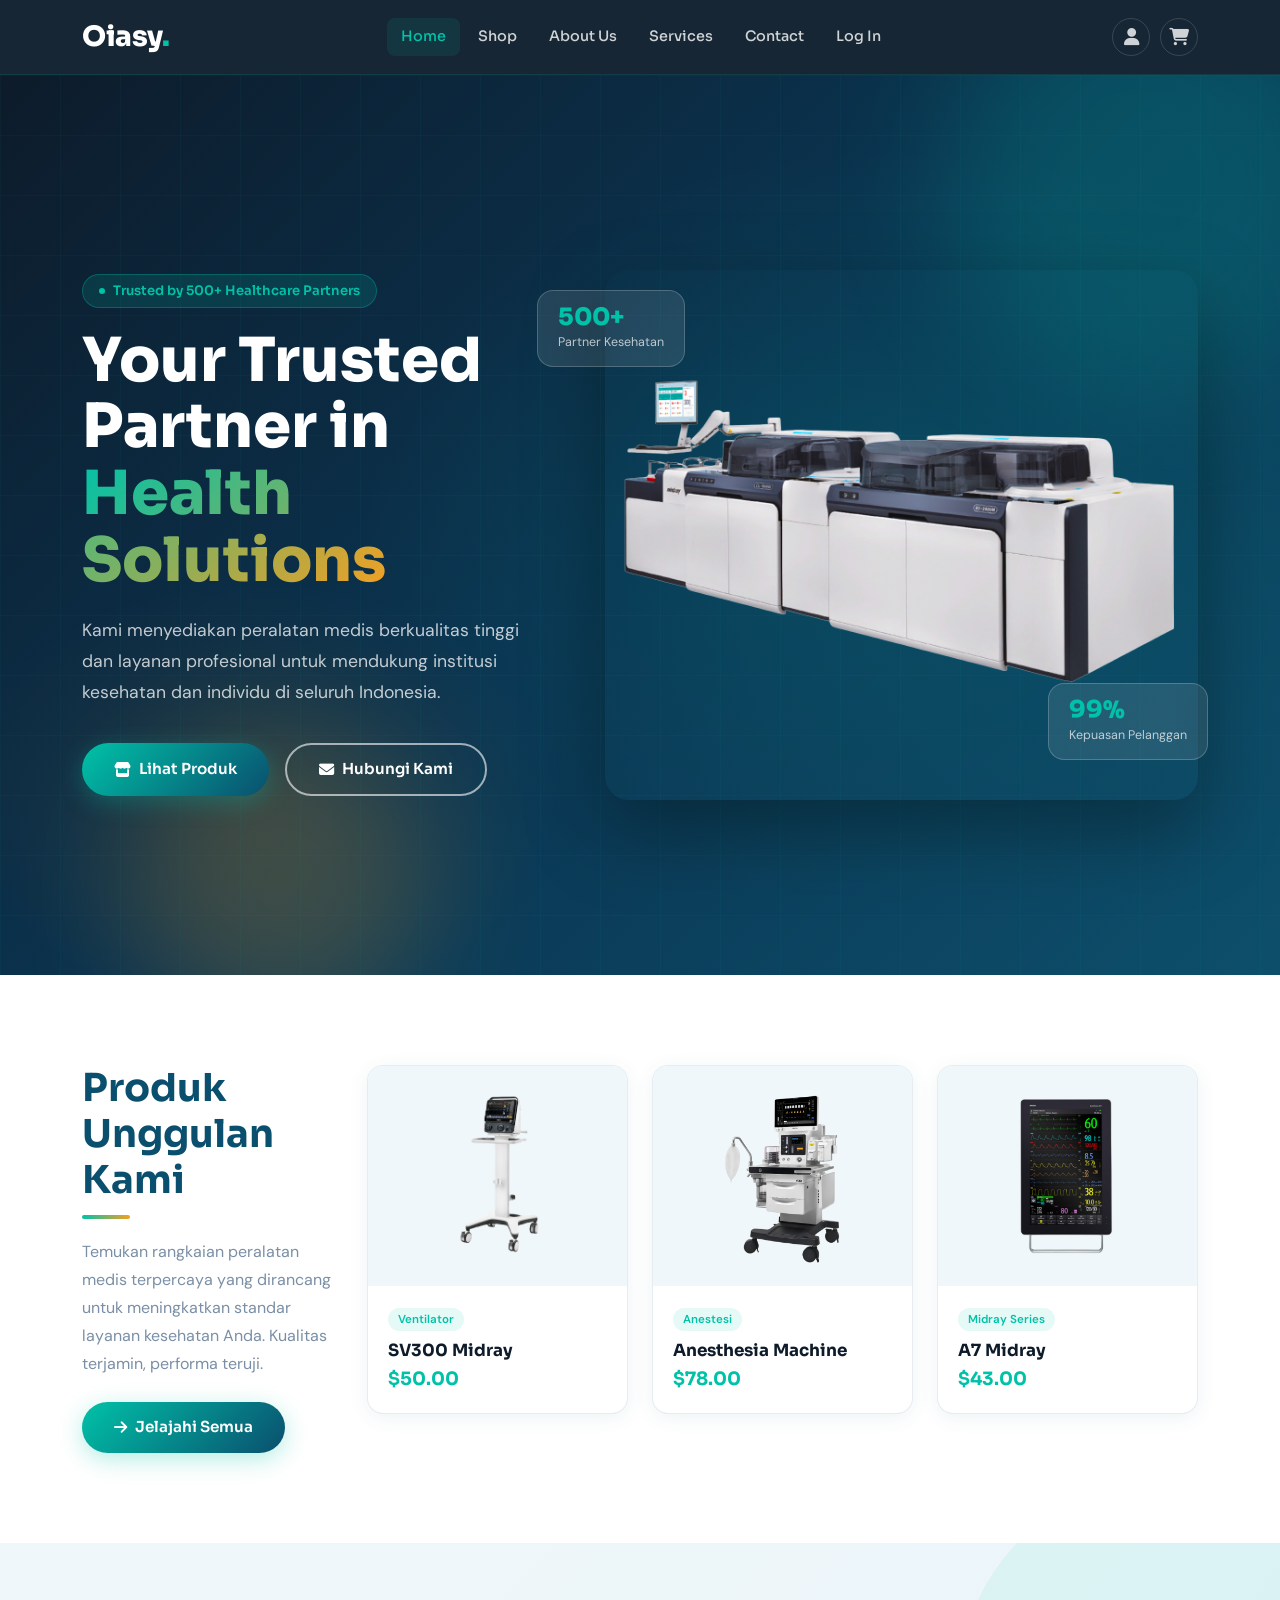
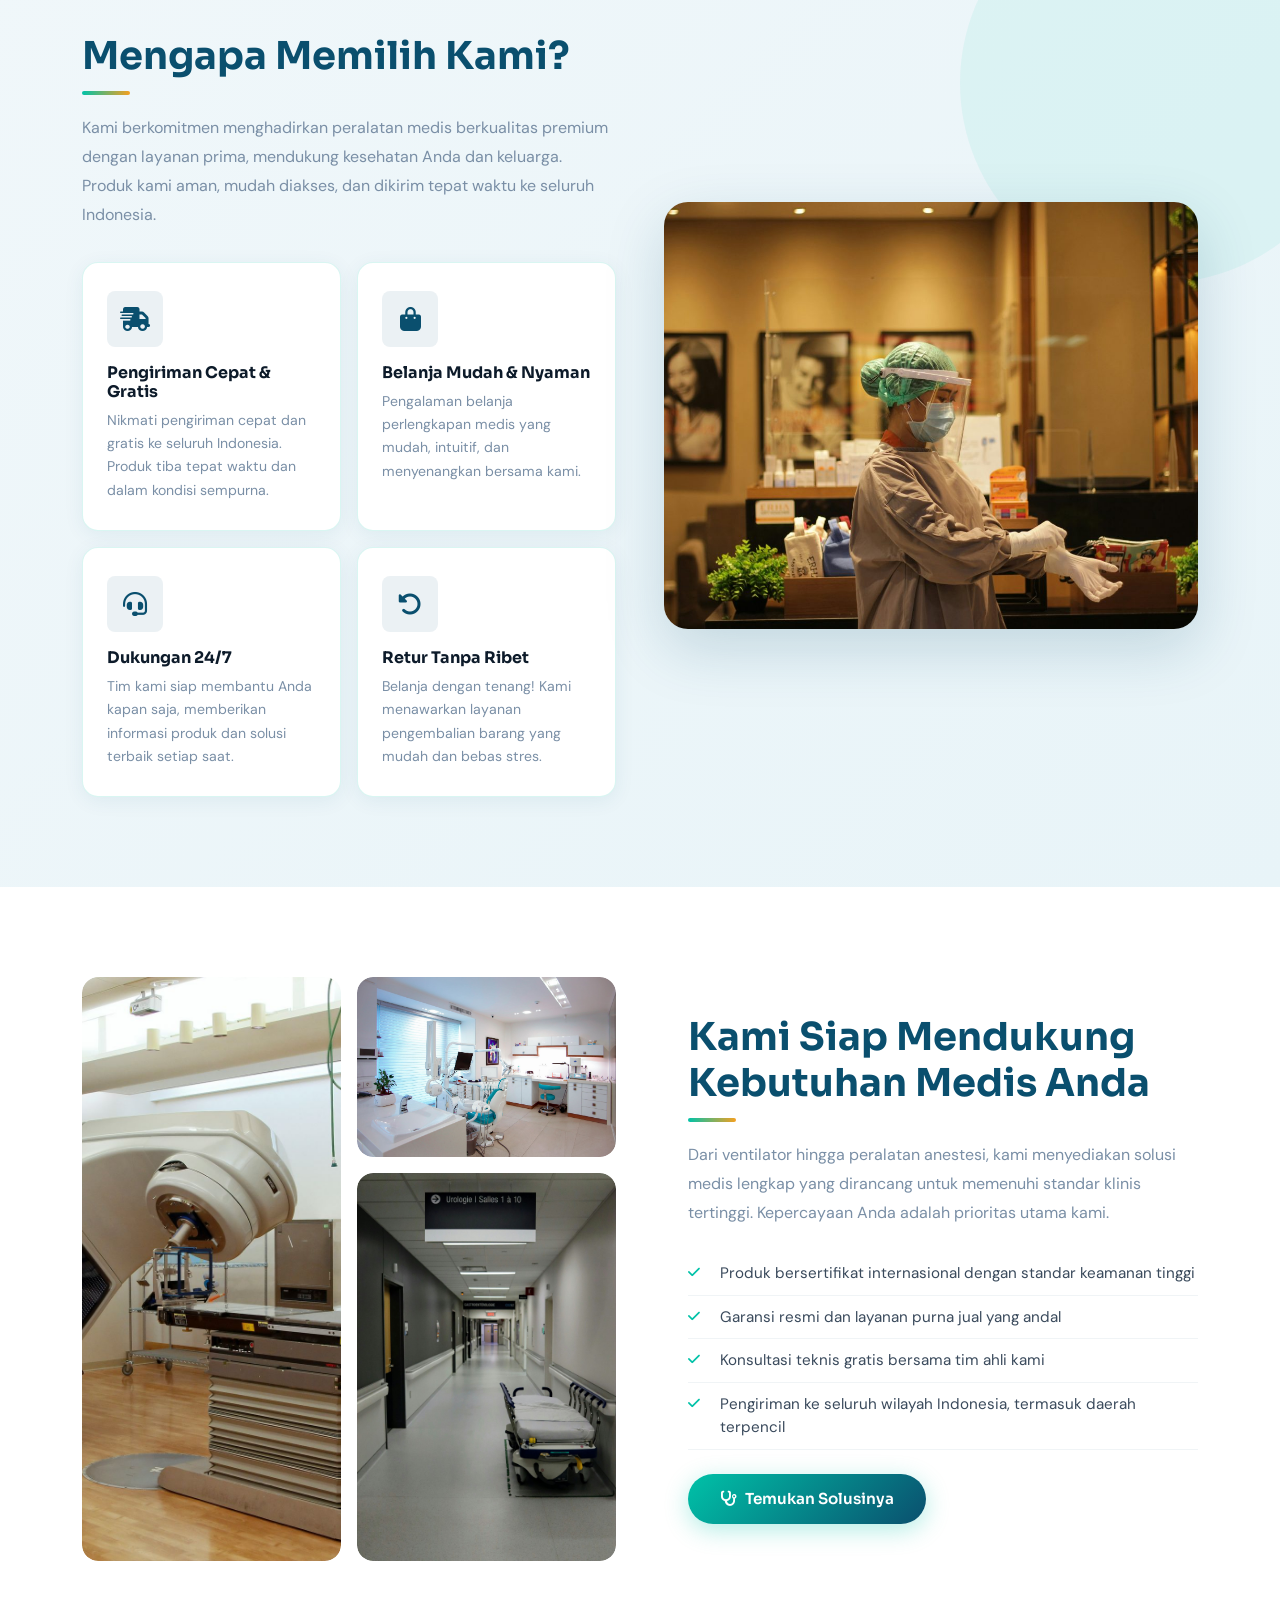
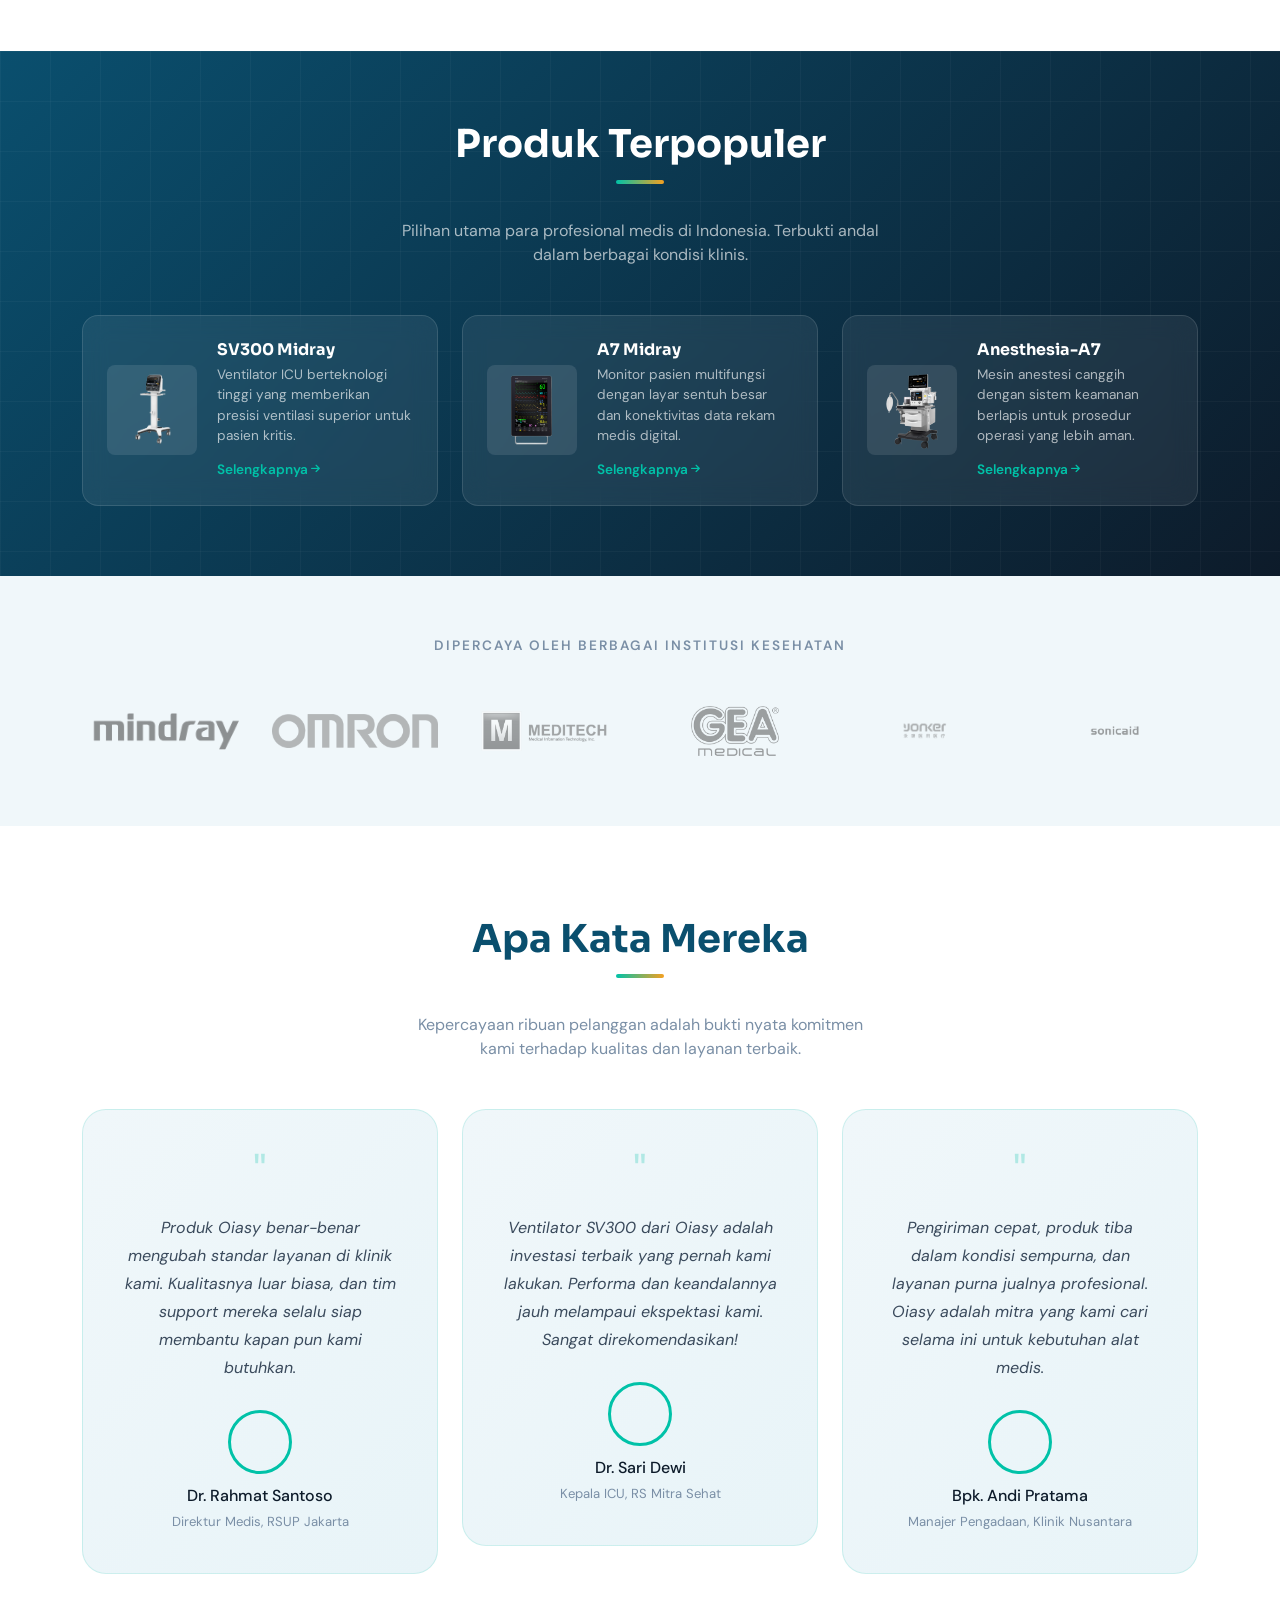
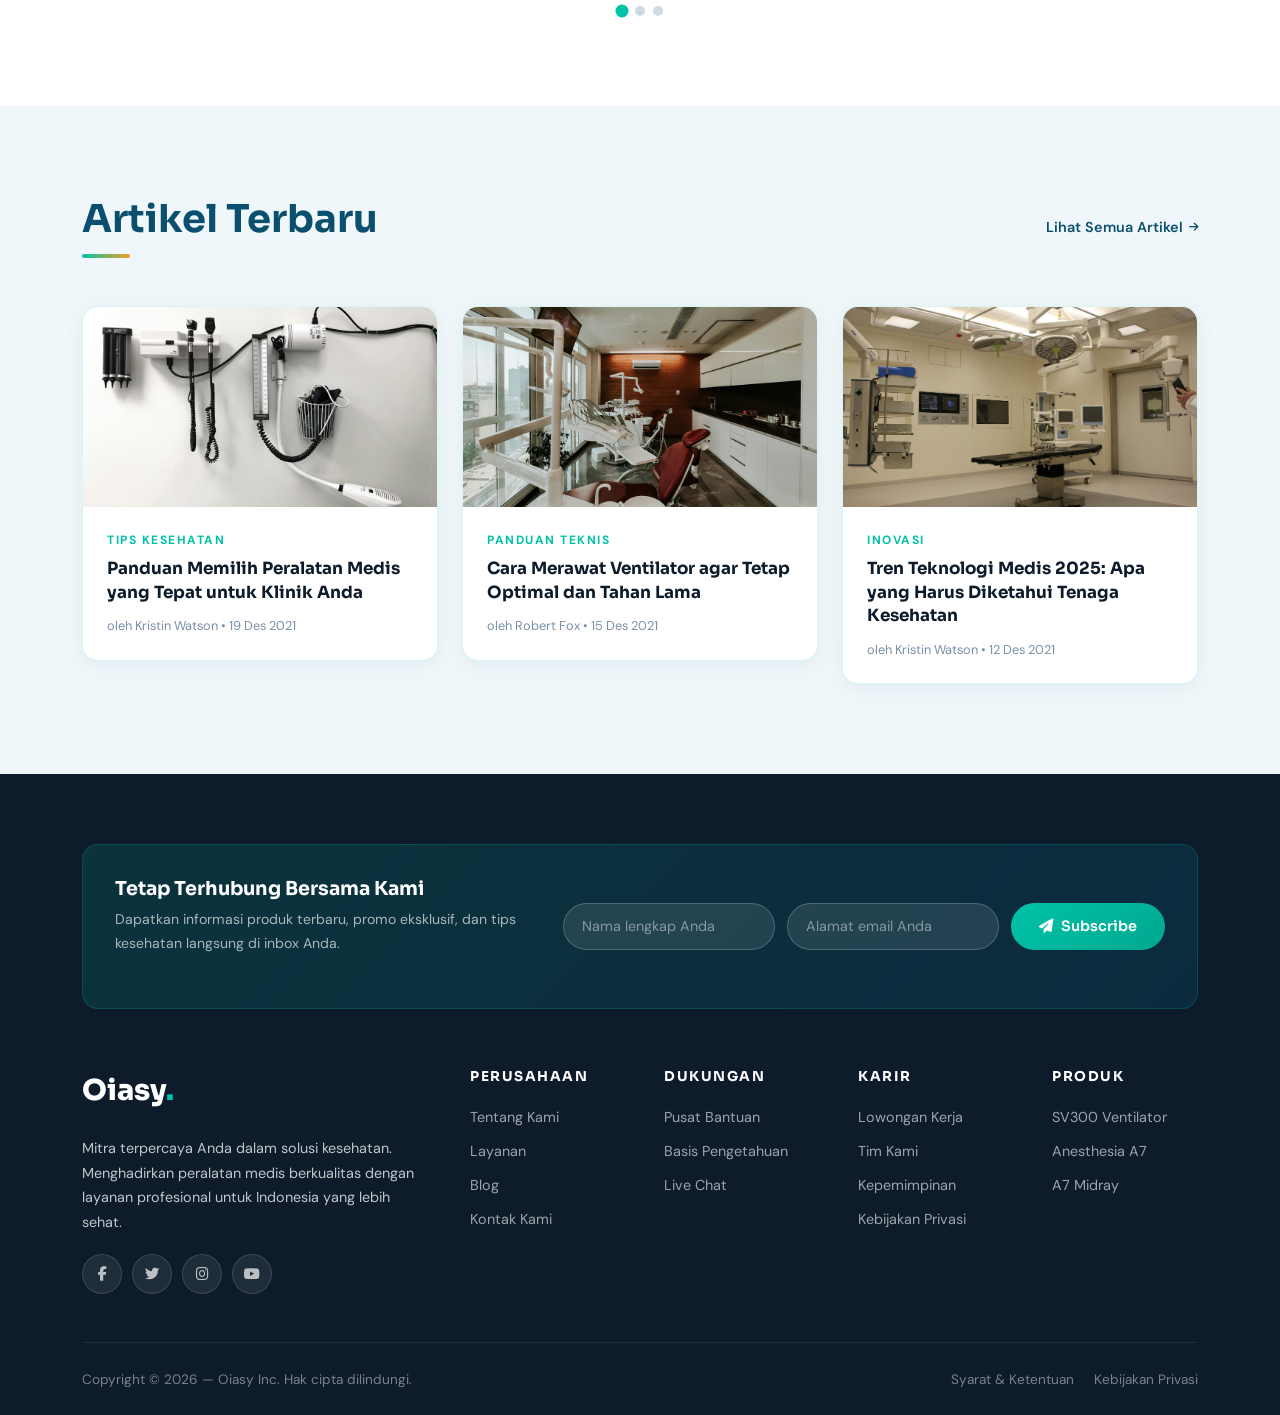
<file: index.html>
<!DOCTYPE html>
<html lang="en">
<head>
  <meta charset="UTF-8">
  <meta name="viewport" content="width=device-width, initial-scale=1.0">
  <meta name="description" content="Oiasy Inc – Your trusted partner in health solutions. High-quality medical equipment for institutions and individuals.">
  <meta name="keywords" content="medical equipment, healthcare, ventilator, anesthesia, Oiasy">
  <meta name="author" content="Oiasy Inc">
  <link rel="shortcut icon" href="Logo-Oiasy.png">
  <title>Oiasy Inc – Health Solutions</title>

  <!-- Google Fonts -->
  <link rel="preconnect" href="https://fonts.googleapis.com">
  <link href="https://fonts.googleapis.com/css2?family=Sora:wght@300;400;600;700;800&family=DM+Sans:ital,wght@0,300;0,400;0,500;1,300&display=swap" rel="stylesheet">

  <!-- Bootstrap & Icons -->
  <link href="https://cdn.jsdelivr.net/npm/bootstrap@5.3.0/dist/css/bootstrap.min.css" rel="stylesheet">
  <link href="https://cdnjs.cloudflare.com/ajax/libs/font-awesome/6.4.0/css/all.min.css" rel="stylesheet">

  <style>
    /* ===========================
       CSS VARIABLES & RESET
    =========================== */
    :root {
      --primary:    #0a4f6e;
      --accent:     #00c2a8;
      --accent2:    #f4a021;
      --dark:       #0d1b2a;
      --light:      #f0f7fa;
      --white:      #ffffff;
      --text:       #3a4a5c;
      --text-muted: #7a8fa6;
      --border:     rgba(0,194,168,0.15);
      --shadow:     0 8px 40px rgba(10,79,110,0.12);
      --shadow-lg:  0 20px 60px rgba(10,79,110,0.18);
      --radius:     16px;
      --radius-sm:  8px;
      --transition: all 0.4s cubic-bezier(0.25, 0.8, 0.25, 1);
    }

    *, *::before, *::after { box-sizing: border-box; margin: 0; padding: 0; }

    html { scroll-behavior: smooth; }

    body {
      font-family: 'DM Sans', sans-serif;
      font-size: 16px;
      color: var(--text);
      background: var(--white);
      overflow-x: hidden;
    }

    h1, h2, h3, h4 {
      font-family: 'Sora', sans-serif;
      font-weight: 700;
      color: var(--dark);
      line-height: 1.2;
    }

    img { max-width: 100%; display: block; }
    a { text-decoration: none; transition: var(--transition); }

    /* ===========================
       SCROLL REVEAL ANIMATIONS
    =========================== */
    .reveal {
      opacity: 0;
      transform: translateY(36px);
      transition: opacity 0.7s ease, transform 0.7s ease;
    }
    .reveal.visible {
      opacity: 1;
      transform: translateY(0);
    }
    .reveal-left  { opacity:0; transform:translateX(-40px); transition:opacity 0.7s ease,transform 0.7s ease; }
    .reveal-right { opacity:0; transform:translateX(40px);  transition:opacity 0.7s ease,transform 0.7s ease; }
    .reveal-left.visible,
    .reveal-right.visible { opacity:1; transform:translateX(0); }

    .delay-1 { transition-delay: 0.1s; }
    .delay-2 { transition-delay: 0.2s; }
    .delay-3 { transition-delay: 0.3s; }
    .delay-4 { transition-delay: 0.4s; }

    /* ===========================
       SECTION TITLES
    =========================== */
    .section-title {
      font-size: clamp(1.6rem, 3.5vw, 2.4rem);
      color: var(--primary);
      position: relative;
      padding-bottom: 16px;
      margin-bottom: 1.2rem;
    }
    .section-title::after {
      content: '';
      position: absolute;
      left: 0;
      bottom: 0;
      width: 48px;
      height: 4px;
      background: linear-gradient(90deg, var(--accent), var(--accent2));
      border-radius: 4px;
    }
    .text-center .section-title::after { left: 50%; transform: translateX(-50%); }

    /* ===========================
       BUTTONS
    =========================== */
    .btn-primary-custom {
      background: linear-gradient(135deg, var(--accent), var(--primary));
      color: var(--white);
      padding: 14px 32px;
      border-radius: 50px;
      font-family: 'Sora', sans-serif;
      font-weight: 600;
      font-size: 0.95rem;
      border: none;
      display: inline-flex;
      align-items: center;
      gap: 8px;
      box-shadow: 0 6px 24px rgba(0,194,168,0.3);
      transition: var(--transition);
    }
    .btn-primary-custom:hover {
      transform: translateY(-3px);
      box-shadow: 0 12px 32px rgba(0,194,168,0.45);
      color: var(--white);
    }

    .btn-outline-custom {
      background: transparent;
      color: var(--white);
      padding: 13px 32px;
      border-radius: 50px;
      font-family: 'Sora', sans-serif;
      font-weight: 600;
      font-size: 0.95rem;
      border: 2px solid rgba(255,255,255,0.6);
      display: inline-flex;
      align-items: center;
      gap: 8px;
      transition: var(--transition);
    }
    .btn-outline-custom:hover {
      background: var(--white);
      color: var(--primary);
      border-color: var(--white);
      transform: translateY(-3px);
    }

    .btn-accent {
      background: linear-gradient(135deg, var(--accent2), #e8880a);
      color: var(--white);
      padding: 12px 28px;
      border-radius: 50px;
      font-family: 'Sora', sans-serif;
      font-weight: 600;
      font-size: 0.9rem;
      border: none;
      display: inline-flex;
      align-items: center;
      gap: 8px;
      box-shadow: 0 6px 20px rgba(244,160,33,0.3);
      transition: var(--transition);
    }
    .btn-accent:hover {
      transform: translateY(-3px);
      box-shadow: 0 12px 28px rgba(244,160,33,0.45);
      color: var(--white);
    }

    /* ===========================
       NAVBAR
    =========================== */
    .navbar-oiasy {
      background: rgba(10, 27, 42, 0.95);
      backdrop-filter: blur(12px);
      -webkit-backdrop-filter: blur(12px);
      padding: 16px 0;
      position: sticky;
      top: 0;
      z-index: 1000;
      border-bottom: 1px solid rgba(0,194,168,0.15);
      transition: var(--transition);
    }
    .navbar-oiasy.scrolled {
      padding: 10px 0;
      box-shadow: var(--shadow);
    }

    .navbar-brand-oiasy {
      font-family: 'Sora', sans-serif;
      font-size: 1.75rem;
      font-weight: 800;
      color: var(--white) !important;
      letter-spacing: -0.5px;
    }
    .navbar-brand-oiasy span { color: var(--accent); }

    .navbar-oiasy .nav-link {
      color: rgba(255,255,255,0.8) !important;
      font-family: 'Sora', sans-serif;
      font-weight: 500;
      font-size: 0.9rem;
      padding: 8px 14px !important;
      border-radius: var(--radius-sm);
      transition: var(--transition);
    }
    .navbar-oiasy .nav-link:hover,
    .navbar-oiasy .nav-link.active {
      color: var(--accent) !important;
      background: rgba(0,194,168,0.1);
    }

    .navbar-icon-link {
      color: rgba(255,255,255,0.8);
      font-size: 1.1rem;
      width: 38px; height: 38px;
      display: flex; align-items: center; justify-content: center;
      border-radius: 50%;
      border: 1px solid rgba(255,255,255,0.15);
      transition: var(--transition);
    }
    .navbar-icon-link:hover {
      color: var(--accent);
      border-color: var(--accent);
      background: rgba(0,194,168,0.1);
    }

    /* ===========================
       HERO SECTION
    =========================== */
    .hero {
      min-height: 100vh;
      background: linear-gradient(135deg, var(--dark) 0%, #0a3552 50%, #0d4f6b 100%);
      position: relative;
      display: flex;
      align-items: center;
      overflow: hidden;
      padding: 80px 0 60px;
    }

    /* Animated background shapes */
    .hero::before {
      content: '';
      position: absolute;
      inset: 0;
      background:
        radial-gradient(ellipse 60% 60% at 70% 50%, rgba(0,194,168,0.12) 0%, transparent 70%),
        radial-gradient(ellipse 40% 40% at 20% 80%, rgba(244,160,33,0.08) 0%, transparent 60%);
    }

    .hero-blob {
      position: absolute;
      border-radius: 50%;
      filter: blur(60px);
      opacity: 0.18;
      animation: blobFloat 8s ease-in-out infinite alternate;
    }
    .hero-blob-1 {
      width: 420px; height: 420px;
      background: var(--accent);
      top: -100px; right: -80px;
    }
    .hero-blob-2 {
      width: 300px; height: 300px;
      background: var(--accent2);
      bottom: -60px; left: 10%;
      animation-delay: -3s;
    }

    @keyframes blobFloat {
      from { transform: scale(1) translate(0, 0); }
      to   { transform: scale(1.15) translate(20px, -20px); }
    }

    /* Grid overlay */
    .hero-grid {
      position: absolute;
      inset: 0;
      background-image:
        linear-gradient(rgba(0,194,168,0.04) 1px, transparent 1px),
        linear-gradient(90deg, rgba(0,194,168,0.04) 1px, transparent 1px);
      background-size: 60px 60px;
    }

    .hero-content { position: relative; z-index: 2; }

    .hero-badge {
      display: inline-flex;
      align-items: center;
      gap: 8px;
      background: rgba(0,194,168,0.15);
      border: 1px solid rgba(0,194,168,0.3);
      color: var(--accent);
      font-size: 0.82rem;
      font-weight: 600;
      font-family: 'Sora', sans-serif;
      padding: 6px 16px;
      border-radius: 50px;
      margin-bottom: 20px;
      animation: fadeSlideDown 0.8s ease forwards;
    }

    .hero-badge .dot {
      width: 6px; height: 6px;
      border-radius: 50%;
      background: var(--accent);
      animation: pulse 2s infinite;
    }

    @keyframes pulse {
      0%, 100% { transform: scale(1); opacity: 1; }
      50%       { transform: scale(1.5); opacity: 0.5; }
    }

    .hero h1 {
      color: var(--white);
      font-size: clamp(2.2rem, 5vw, 3.8rem);
      font-weight: 800;
      line-height: 1.1;
      margin-bottom: 20px;
      animation: fadeSlideDown 0.9s 0.1s ease both;
    }
    .hero h1 .accent-text {
      background: linear-gradient(135deg, var(--accent), var(--accent2));
      -webkit-background-clip: text;
      -webkit-text-fill-color: transparent;
      background-clip: text;
    }

    .hero p {
      color: rgba(255,255,255,0.75);
      font-size: 1.1rem;
      line-height: 1.75;
      margin-bottom: 36px;
      max-width: 500px;
      animation: fadeSlideDown 1s 0.2s ease both;
    }

    .hero-cta { animation: fadeSlideDown 1.1s 0.3s ease both; }

    .hero-img-wrap {
      position: relative;
      animation: fadeSlideLeft 1s 0.2s ease both;
    }

    .hero-img-wrap img {
      border-radius: 24px;
      box-shadow: 0 30px 80px rgba(0,0,0,0.35);
      width: 100%;
      animation: floatY 6s ease-in-out infinite;
    }

    /* Floating stat cards */
    .hero-stat {
      position: absolute;
      background: rgba(255,255,255,0.1);
      backdrop-filter: blur(16px);
      border: 1px solid rgba(255,255,255,0.2);
      border-radius: var(--radius);
      padding: 14px 20px;
      color: var(--white);
      min-width: 140px;
    }
    .hero-stat .stat-num {
      font-family: 'Sora', sans-serif;
      font-size: 1.5rem;
      font-weight: 800;
      color: var(--accent);
      line-height: 1;
    }
    .hero-stat .stat-label {
      font-size: 0.78rem;
      color: rgba(255,255,255,0.7);
      margin-top: 4px;
    }
    .hero-stat-1 {
      top: 20px; left: -20px;
      animation: floatY 5s 1s ease-in-out infinite;
    }
    .hero-stat-2 {
      bottom: 40px; right: -10px;
      animation: floatY 5s 2s ease-in-out infinite;
    }

    @keyframes floatY {
      0%, 100% { transform: translateY(0); }
      50%       { transform: translateY(-14px); }
    }
    @keyframes fadeSlideDown {
      from { opacity:0; transform:translateY(-20px); }
      to   { opacity:1; transform:translateY(0); }
    }
    @keyframes fadeSlideLeft {
      from { opacity:0; transform:translateX(30px); }
      to   { opacity:1; transform:translateX(0); }
    }

    /* ===========================
       PRODUCT SECTION
    =========================== */
    .product-section {
      padding: 90px 0;
      background: var(--white);
    }

    .product-card {
      border-radius: var(--radius);
      overflow: hidden;
      background: var(--white);
      border: 1px solid rgba(10,79,110,0.1);
      box-shadow: 0 4px 20px rgba(10,79,110,0.07);
      transition: var(--transition);
      display: block;
      color: inherit;
    }
    .product-card:hover {
      transform: translateY(-8px);
      box-shadow: var(--shadow-lg);
      border-color: var(--accent);
      color: inherit;
    }
    .product-card:hover .product-thumb img {
      transform: scale(1.08);
    }
    .product-thumb {
      overflow: hidden;
      background: var(--light);
      height: 220px;
      display: flex; align-items: center; justify-content: center;
    }
    .product-thumb img {
      max-height: 180px;
      object-fit: contain;
      transition: transform 0.5s ease;
    }
    .product-body { padding: 20px; }
    .product-body h3 {
      font-size: 1.05rem;
      color: var(--dark);
      margin-bottom: 4px;
    }
    .product-price {
      font-family: 'Sora', sans-serif;
      font-size: 1.15rem;
      font-weight: 700;
      color: var(--accent);
    }
    .product-badge {
      background: rgba(0,194,168,0.1);
      color: var(--accent);
      font-size: 0.72rem;
      font-weight: 600;
      padding: 3px 10px;
      border-radius: 50px;
      display: inline-block;
      margin-bottom: 10px;
    }

    /* ===========================
       WHY CHOOSE SECTION
    =========================== */
    .why-choose-section {
      padding: 90px 0;
      background: linear-gradient(135deg, #f0f7fa 0%, #e8f4f8 100%);
      position: relative;
      overflow: hidden;
    }
    .why-choose-section::before {
      content: '';
      position: absolute;
      top: -60px; right: -80px;
      width: 400px; height: 400px;
      border-radius: 50%;
      background: rgba(0,194,168,0.07);
    }

    .feature-card {
      background: var(--white);
      border-radius: var(--radius);
      padding: 28px 24px;
      box-shadow: 0 4px 20px rgba(10,79,110,0.07);
      border: 1px solid var(--border);
      transition: var(--transition);
      height: 100%;
    }
    .feature-card:hover {
      transform: translateY(-6px);
      box-shadow: var(--shadow);
      border-color: var(--accent);
    }
    .feature-card:hover .feature-icon {
      background: var(--primary);
    }
    .feature-card:hover .feature-icon i {
      color: var(--accent);
    }

    .feature-icon {
      width: 56px; height: 56px;
      background: rgba(10,79,110,0.08);
      border-radius: var(--radius-sm);
      display: flex; align-items: center; justify-content: center;
      margin-bottom: 16px;
      transition: var(--transition);
    }
    .feature-icon i {
      font-size: 1.5rem;
      color: var(--primary);
      transition: var(--transition);
    }

    .feature-card h3 {
      font-size: 1rem;
      margin-bottom: 8px;
      color: var(--dark);
    }
    .feature-card p {
      font-size: 0.88rem;
      color: var(--text-muted);
      line-height: 1.65;
      margin: 0;
    }

    .why-img-wrap img {
      border-radius: 24px;
      box-shadow: var(--shadow-lg);
      width: 100%;
      object-fit: cover;
      max-height: 480px;
    }

    /* ===========================
       WE HELP SECTION
    =========================== */
    .we-help-section {
      padding: 90px 0;
      background: var(--white);
    }

    .imgs-grid {
      display: grid;
      grid-template-columns: 1fr 1fr;
      grid-template-rows: auto auto;
      gap: 16px;
    }
    .grid-1 { grid-column: 1; grid-row: 1 / 3; }
    .grid-2 { grid-column: 2; grid-row: 1; }
    .grid-3 { grid-column: 2; grid-row: 2; }

    .imgs-grid div img {
      border-radius: var(--radius);
      width: 100%;
      height: 100%;
      object-fit: cover;
      transition: var(--transition);
    }
    .imgs-grid div:hover img { transform: scale(1.03); }
    .imgs-grid div { overflow: hidden; border-radius: var(--radius); }
    .grid-1 { min-height: 380px; }
    .grid-2, .grid-3 { min-height: 180px; }

    .we-help-list {
      list-style: none;
      padding: 0;
    }
    .we-help-list li {
      padding: 10px 0 10px 32px;
      position: relative;
      color: var(--text);
      font-size: 0.95rem;
      border-bottom: 1px solid rgba(10,79,110,0.06);
    }
    .we-help-list li::before {
      content: '\f00c';
      font-family: 'Font Awesome 6 Free';
      font-weight: 900;
      position: absolute;
      left: 0;
      color: var(--accent);
      font-size: 0.85rem;
    }

    /* ===========================
       POPULAR PRODUCTS
    =========================== */
    .popular-section {
      padding: 70px 0;
      background: linear-gradient(135deg, var(--primary) 0%, var(--dark) 100%);
      position: relative;
      overflow: hidden;
    }
    .popular-section::before {
      content: '';
      position: absolute;
      inset: 0;
      background-image:
        linear-gradient(rgba(255,255,255,0.03) 1px, transparent 1px),
        linear-gradient(90deg, rgba(255,255,255,0.03) 1px, transparent 1px);
      background-size: 50px 50px;
    }

    .popular-section .section-title { color: var(--white); }
    .popular-section .section-title::after {
      background: linear-gradient(90deg, var(--accent), var(--accent2));
    }

    .popular-card {
      background: rgba(255,255,255,0.07);
      backdrop-filter: blur(12px);
      border: 1px solid rgba(255,255,255,0.12);
      border-radius: var(--radius);
      padding: 24px;
      display: flex;
      gap: 20px;
      align-items: center;
      transition: var(--transition);
      color: var(--white);
    }
    .popular-card:hover {
      background: rgba(255,255,255,0.12);
      transform: translateY(-4px);
      border-color: var(--accent);
    }
    .popular-card .thumb {
      width: 90px; height: 90px;
      flex-shrink: 0;
      background: rgba(255,255,255,0.1);
      border-radius: var(--radius-sm);
      display: flex; align-items: center; justify-content: center;
      overflow: hidden;
    }
    .popular-card .thumb img {
      max-width: 80px; max-height: 80px;
      object-fit: contain;
    }
    .popular-card h3 {
      color: var(--white);
      font-size: 1rem;
      margin-bottom: 6px;
    }
    .popular-card p {
      font-size: 0.85rem;
      color: rgba(255,255,255,0.65);
      margin-bottom: 10px;
      line-height: 1.5;
    }
    .popular-card a {
      color: var(--accent);
      font-size: 0.85rem;
      font-weight: 600;
    }
    .popular-card a:hover { color: var(--accent2); }

    /* ===========================
       CLIENTS SECTION
    =========================== */
    .clients-section {
      padding: 60px 0;
      background: var(--light);
    }
    .clients-section .section-subtitle {
      color: var(--text-muted);
      font-size: 0.85rem;
      font-weight: 600;
      text-transform: uppercase;
      letter-spacing: 2px;
      text-align: center;
      margin-bottom: 40px;
    }

    .client-logo-wrap {
      display: flex;
      align-items: center;
      justify-content: center;
      height: 70px;
      filter: grayscale(1);
      opacity: 0.5;
      transition: var(--transition);
    }
    .client-logo-wrap:hover {
      filter: grayscale(0);
      opacity: 1;
      transform: scale(1.08);
    }
    .client-logo-wrap img { max-height: 50px; object-fit: contain; }

    /* ===========================
       TESTIMONIALS
    =========================== */
    .testimonial-section {
      padding: 90px 0;
      background: var(--white);
    }

    .testimonial-card {
      background: linear-gradient(135deg, var(--light) 0%, #e8f4f8 100%);
      border-radius: 24px;
      padding: 40px;
      border: 1px solid var(--border);
      text-align: center;
      position: relative;
      transition: var(--transition);
    }
    .testimonial-card:hover {
      transform: translateY(-6px);
      box-shadow: var(--shadow);
    }
    .testimonial-card .quote-icon {
      font-size: 3rem;
      color: var(--accent);
      opacity: 0.25;
      line-height: 1;
      margin-bottom: 16px;
    }
    .testimonial-card blockquote {
      font-size: 1rem;
      color: var(--text);
      line-height: 1.75;
      font-style: italic;
      margin-bottom: 28px;
      border: none;
      padding: 0;
    }
    .testimonial-card .author-pic {
      width: 64px; height: 64px;
      border-radius: 50%;
      overflow: hidden;
      margin: 0 auto 12px;
      border: 3px solid var(--accent);
    }
    .testimonial-card .author-pic img { width: 100%; height: 100%; object-fit: cover; }
    .testimonial-card h5 {
      font-size: 1rem;
      color: var(--dark);
      margin-bottom: 4px;
    }
    .testimonial-card .role {
      font-size: 0.82rem;
      color: var(--text-muted);
    }

    /* Testimonial slider dots */
    .testimonial-dots {
      display: flex;
      justify-content: center;
      gap: 8px;
      margin-top: 32px;
    }
    .t-dot {
      width: 10px; height: 10px;
      border-radius: 50%;
      background: rgba(10,79,110,0.2);
      cursor: pointer;
      transition: var(--transition);
      border: none;
    }
    .t-dot.active {
      background: var(--accent);
      transform: scale(1.3);
    }

    /* ===========================
       BLOG SECTION
    =========================== */
    .blog-section {
      padding: 90px 0;
      background: var(--light);
    }

    .blog-card {
      background: var(--white);
      border-radius: var(--radius);
      overflow: hidden;
      box-shadow: 0 4px 20px rgba(10,79,110,0.07);
      border: 1px solid var(--border);
      transition: var(--transition);
    }
    .blog-card:hover { transform: translateY(-6px); box-shadow: var(--shadow); }

    .blog-thumb {
      overflow: hidden;
      height: 200px;
    }
    .blog-thumb img {
      width: 100%; height: 100%;
      object-fit: cover;
      transition: transform 0.5s ease;
    }
    .blog-card:hover .blog-thumb img { transform: scale(1.07); }

    .blog-body {
      padding: 24px;
    }
    .blog-cat {
      font-size: 0.75rem;
      font-weight: 700;
      color: var(--accent);
      text-transform: uppercase;
      letter-spacing: 1.5px;
      margin-bottom: 8px;
      display: block;
    }
    .blog-body h3 {
      font-size: 1.05rem;
      margin-bottom: 12px;
      line-height: 1.4;
    }
    .blog-body h3 a { color: var(--dark); }
    .blog-body h3 a:hover { color: var(--accent); }
    .blog-meta {
      font-size: 0.8rem;
      color: var(--text-muted);
    }
    .blog-meta a { color: var(--text-muted); }
    .blog-meta a:hover { color: var(--accent); }

    .view-all-link {
      color: var(--primary);
      font-weight: 600;
      font-size: 0.9rem;
      display: inline-flex;
      align-items: center;
      gap: 6px;
      transition: var(--transition);
    }
    .view-all-link:hover {
      color: var(--accent);
      gap: 10px;
    }

    /* ===========================
       FOOTER
    =========================== */
    .footer {
      background: var(--dark);
      color: rgba(255,255,255,0.75);
      padding: 70px 0 0;
      position: relative;
    }

    .footer-logo {
      font-family: 'Sora', sans-serif;
      font-size: 1.8rem;
      font-weight: 800;
      color: var(--white);
    }
    .footer-logo span { color: var(--accent); }

    .footer p {
      font-size: 0.9rem;
      line-height: 1.7;
    }

    .footer-heading {
      color: var(--white);
      font-family: 'Sora', sans-serif;
      font-size: 0.85rem;
      font-weight: 700;
      text-transform: uppercase;
      letter-spacing: 1.5px;
      margin-bottom: 20px;
    }

    .footer-links {
      list-style: none;
      padding: 0;
      margin: 0;
    }
    .footer-links li { margin-bottom: 10px; }
    .footer-links li a {
      color: rgba(255,255,255,0.6);
      font-size: 0.9rem;
      transition: var(--transition);
    }
    .footer-links li a:hover {
      color: var(--accent);
      padding-left: 6px;
    }

    .footer-social { display: flex; gap: 10px; margin-top: 20px; }
    .footer-social a {
      width: 40px; height: 40px;
      border-radius: 50%;
      background: rgba(255,255,255,0.08);
      border: 1px solid rgba(255,255,255,0.12);
      display: flex; align-items: center; justify-content: center;
      color: rgba(255,255,255,0.7);
      font-size: 0.9rem;
      transition: var(--transition);
    }
    .footer-social a:hover {
      background: var(--accent);
      border-color: var(--accent);
      color: var(--white);
      transform: translateY(-3px);
    }

    /* Newsletter */
    .newsletter-wrap {
      background: linear-gradient(135deg, rgba(0,194,168,0.15), rgba(10,79,110,0.3));
      border: 1px solid rgba(0,194,168,0.2);
      border-radius: var(--radius);
      padding: 32px;
      margin-bottom: 60px;
    }
    .newsletter-wrap h4 {
      color: var(--white);
      font-size: 1.2rem;
      margin-bottom: 8px;
    }
    .newsletter-wrap p {
      color: rgba(255,255,255,0.65);
      font-size: 0.88rem;
      margin-bottom: 20px;
    }
    .newsletter-form {
      display: flex;
      gap: 12px;
      flex-wrap: wrap;
    }
    .newsletter-form input {
      flex: 1;
      min-width: 180px;
      background: rgba(255,255,255,0.1);
      border: 1px solid rgba(255,255,255,0.2);
      color: var(--white);
      padding: 12px 18px;
      border-radius: 50px;
      font-size: 0.9rem;
      outline: none;
      transition: var(--transition);
    }
    .newsletter-form input::placeholder { color: rgba(255,255,255,0.45); }
    .newsletter-form input:focus { border-color: var(--accent); background: rgba(255,255,255,0.13); }

    .newsletter-form button {
      background: linear-gradient(135deg, var(--accent), #00a88f);
      color: var(--white);
      border: none;
      padding: 12px 28px;
      border-radius: 50px;
      font-weight: 600;
      font-family: 'Sora', sans-serif;
      font-size: 0.9rem;
      cursor: pointer;
      transition: var(--transition);
      display: flex; align-items: center; gap: 8px;
    }
    .newsletter-form button:hover {
      transform: translateY(-2px);
      box-shadow: 0 8px 24px rgba(0,194,168,0.35);
    }

    .footer-bottom {
      border-top: 1px solid rgba(255,255,255,0.08);
      padding: 24px 0;
      margin-top: 20px;
    }
    .footer-bottom p, .footer-bottom a {
      font-size: 0.85rem;
      color: rgba(255,255,255,0.45);
    }
    .footer-bottom a:hover { color: var(--accent); }

    /* ===========================
       BACK TO TOP
    =========================== */
    #backToTop {
      position: fixed;
      bottom: 30px; right: 30px;
      width: 46px; height: 46px;
      background: linear-gradient(135deg, var(--accent), var(--primary));
      border: none;
      border-radius: 50%;
      color: var(--white);
      font-size: 1.1rem;
      display: flex; align-items: center; justify-content: center;
      cursor: pointer;
      opacity: 0; visibility: hidden;
      transition: var(--transition);
      box-shadow: 0 6px 20px rgba(0,194,168,0.4);
      z-index: 999;
    }
    #backToTop.visible { opacity: 1; visibility: visible; }
    #backToTop:hover { transform: translateY(-4px); box-shadow: 0 12px 28px rgba(0,194,168,0.5); }

    /* ===========================
       RESPONSIVE
    =========================== */
    @media (max-width: 991px) {
      .hero { min-height: auto; padding: 80px 0 60px; }
      .hero-img-wrap { margin-top: 50px; }
      .hero-stat-1, .hero-stat-2 { display: none; }
      .imgs-grid { grid-template-columns: 1fr; }
      .grid-1, .grid-2, .grid-3 { grid-column: auto; grid-row: auto; min-height: 200px; }
    }

    @media (max-width: 767px) {
      .hero h1 { font-size: 2rem; }
      .newsletter-form { flex-direction: column; }
      .newsletter-form input { min-width: unset; }
    }

    @media (max-width: 575px) {
      .hero { padding: 70px 0 50px; }
      .hero-cta { display: flex; flex-direction: column; gap: 12px; align-items: flex-start; }
      .product-section, .why-choose-section, .we-help-section,
      .popular-section, .clients-section, .testimonial-section,
      .blog-section { padding: 60px 0; }
    }
  </style>
</head>

<body>

  <!-- =====================
       NAVBAR
  ===================== -->
  <nav class="navbar-oiasy" id="mainNav">
    <div class="container">
      <div class="d-flex align-items-center justify-content-between w-100">
        <a href="index.html" class="navbar-brand-oiasy">Oiasy<span>.</span></a>

        <!-- Desktop Nav -->
        <ul class="d-none d-md-flex list-unstyled mb-0 align-items-center gap-1" style="gap:4px !important;">
          <li><a href="index.html" class="nav-link active">Home</a></li>
          <li><a href="shop.html" class="nav-link">Shop</a></li>
          <li><a href="about.html" class="nav-link">About Us</a></li>
          <li><a href="services.html" class="nav-link">Services</a></li>
          <li><a href="contact.html" class="nav-link">Contact</a></li>
          <li><a href="contact.html" class="nav-link">Log In</a></li>
        </ul>

        <div class="d-none d-md-flex align-items-center" style="gap:10px;">
          <a href="#" class="navbar-icon-link"><i class="fa fa-user"></i></a>
          <a href="cart.html" class="navbar-icon-link"><i class="fa fa-shopping-cart"></i></a>
        </div>

        <!-- Mobile Toggle -->
        <button class="navbar-toggler d-md-none" type="button" id="mobileToggle"
          style="background:none;border:1px solid rgba(255,255,255,0.3);color:#fff;padding:8px 12px;border-radius:8px;cursor:pointer;">
          <i class="fa fa-bars"></i>
        </button>
      </div>

      <!-- Mobile Menu -->
      <div id="mobileMenu" style="display:none;padding:16px 0 8px;">
        <ul class="list-unstyled mb-0">
          <li><a href="index.html" class="nav-link">Home</a></li>
          <li><a href="shop.html" class="nav-link">Shop</a></li>
          <li><a href="about.html" class="nav-link">About Us</a></li>
          <li><a href="services.html" class="nav-link">Services</a></li>
          <li><a href="contact.html" class="nav-link">Contact</a></li>
          <li><a href="contact.html" class="nav-link">Log In</a></li>
        </ul>
        <div class="d-flex gap-2 ps-2 pt-2">
          <a href="#" class="navbar-icon-link"><i class="fa fa-user"></i></a>
          <a href="cart.html" class="navbar-icon-link"><i class="fa fa-shopping-cart"></i></a>
        </div>
      </div>
    </div>
  </nav>

  <!-- =====================
       HERO SECTION
  ===================== -->
  <section class="hero">
    <div class="hero-blob hero-blob-1"></div>
    <div class="hero-blob hero-blob-2"></div>
    <div class="hero-grid"></div>
    <div class="container hero-content">
      <div class="row align-items-center">
        <div class="col-lg-5 col-md-6">
          <div class="hero-badge">
            <span class="dot"></span> Trusted by 500+ Healthcare Partners
          </div>
          <h1>Your Trusted Partner in <span class="accent-text">Health Solutions</span></h1>
          <p>Kami menyediakan peralatan medis berkualitas tinggi dan layanan profesional untuk mendukung institusi kesehatan dan individu di seluruh Indonesia.</p>
          <div class="hero-cta d-flex flex-wrap gap-3">
            <a href="https://tokopedia.link/1UH29AIunSb" class="btn-primary-custom">
              <i class="fa fa-store"></i> Lihat Produk
            </a>
            <a href="contact.html" class="btn-outline-custom">
              <i class="fa fa-envelope"></i> Hubungi Kami
            </a>
          </div>
        </div>

        <div class="col-lg-7 col-md-6">
          <div class="hero-img-wrap ps-lg-5">
            <div class="hero-stat hero-stat-1">
              <div class="stat-num">500+</div>
              <div class="stat-label">Partner Kesehatan</div>
            </div>
            <img src="images/M1000.png" alt="Oiasy Medical Equipment" class="img-fluid">
            <div class="hero-stat hero-stat-2">
              <div class="stat-num">99%</div>
              <div class="stat-label">Kepuasan Pelanggan</div>
            </div>
          </div>
        </div>
      </div>
    </div>
  </section>

  <!-- =====================
       PRODUCT SECTION
  ===================== -->
  <section class="product-section">
    <div class="container">
      <div class="row g-4">
        <div class="col-lg-3 col-md-12 reveal">
          <h2 class="section-title">Produk Unggulan Kami</h2>
          <p style="color:var(--text-muted);line-height:1.75;margin-bottom:24px;">
            Temukan rangkaian peralatan medis terpercaya yang dirancang untuk meningkatkan standar layanan kesehatan Anda. Kualitas terjamin, performa teruji.
          </p>
          <a href="shop.html" class="btn-primary-custom">
            <i class="fa fa-arrow-right"></i> Jelajahi Semua
          </a>
        </div>

        <div class="col-lg-3 col-md-4 col-sm-6 reveal delay-1">
          <a href="Catalog/SV300_Ventilator_Product_Brochure.pdf" class="product-card d-block">
            <div class="product-thumb">
              <img src="images/SV300.png" alt="SV300 Midray Ventilator">
            </div>
            <div class="product-body">
              <span class="product-badge">Ventilator</span>
              <h3>SV300 Midray</h3>
              <strong class="product-price">$50.00</strong>
            </div>
          </a>
        </div>

        <div class="col-lg-3 col-md-4 col-sm-6 reveal delay-2">
          <a href="cart.html" class="product-card d-block">
            <div class="product-thumb">
              <img src="images/anesthesia-A7.png" alt="Anesthesia Machine">
            </div>
            <div class="product-body">
              <span class="product-badge">Anestesi</span>
              <h3>Anesthesia Machine</h3>
              <strong class="product-price">$78.00</strong>
            </div>
          </a>
        </div>

        <div class="col-lg-3 col-md-4 col-sm-6 reveal delay-3">
          <a href="cart.html" class="product-card d-block">
            <div class="product-thumb">
              <img src="images/7-Midray.png" alt="A7 Midray">
            </div>
            <div class="product-body">
              <span class="product-badge">Midray Series</span>
              <h3>A7 Midray</h3>
              <strong class="product-price">$43.00</strong>
            </div>
          </a>
        </div>
      </div>
    </div>
  </section>

  <!-- =====================
       WHY CHOOSE US
  ===================== -->
  <section class="why-choose-section">
    <div class="container">
      <div class="row align-items-center g-5">
        <div class="col-lg-6 reveal-left">
          <h2 class="section-title">Mengapa Memilih Kami?</h2>
          <p style="color:var(--text-muted);line-height:1.8;margin-bottom:32px;">
            Kami berkomitmen menghadirkan peralatan medis berkualitas premium dengan layanan prima, mendukung kesehatan Anda dan keluarga. Produk kami aman, mudah diakses, dan dikirim tepat waktu ke seluruh Indonesia.
          </p>

          <div class="row g-3">
            <div class="col-sm-6">
              <div class="feature-card">
                <div class="feature-icon">
                  <i class="fa fa-truck-fast"></i>
                </div>
                <h3>Pengiriman Cepat & Gratis</h3>
                <p>Nikmati pengiriman cepat dan gratis ke seluruh Indonesia. Produk tiba tepat waktu dan dalam kondisi sempurna.</p>
              </div>
            </div>
            <div class="col-sm-6">
              <div class="feature-card">
                <div class="feature-icon">
                  <i class="fa fa-bag-shopping"></i>
                </div>
                <h3>Belanja Mudah & Nyaman</h3>
                <p>Pengalaman belanja perlengkapan medis yang mudah, intuitif, dan menyenangkan bersama kami.</p>
              </div>
            </div>
            <div class="col-sm-6">
              <div class="feature-card">
                <div class="feature-icon">
                  <i class="fa fa-headset"></i>
                </div>
                <h3>Dukungan 24/7</h3>
                <p>Tim kami siap membantu Anda kapan saja, memberikan informasi produk dan solusi terbaik setiap saat.</p>
              </div>
            </div>
            <div class="col-sm-6">
              <div class="feature-card">
                <div class="feature-icon">
                  <i class="fa fa-rotate-left"></i>
                </div>
                <h3>Retur Tanpa Ribet</h3>
                <p>Belanja dengan tenang! Kami menawarkan layanan pengembalian barang yang mudah dan bebas stres.</p>
              </div>
            </div>
          </div>
        </div>

        <div class="col-lg-6 reveal-right">
          <div class="why-img-wrap">
            <img src="images/Oiasy1.jpg" alt="Tim Oiasy Siap Membantu Anda">
          </div>
        </div>
      </div>
    </div>
  </section>

  <!-- =====================
       WE HELP SECTION
  ===================== -->
  <section class="we-help-section">
    <div class="container">
      <div class="row align-items-center g-5">
        <div class="col-lg-6 reveal-left">
          <div class="imgs-grid">
            <div class="grid-1"><img src="images/Main1.jpg" alt="Layanan Medis Oiasy"></div>
            <div class="grid-2"><img src="images/Main2.jpg" alt="Produk Medis Berkualitas"></div>
            <div class="grid-3"><img src="images/Main3.jpg" alt="Tim Profesional Kami"></div>
          </div>
        </div>

        <div class="col-lg-6 ps-lg-5 reveal-right">
          <h2 class="section-title">Kami Siap Mendukung Kebutuhan Medis Anda</h2>
          <p style="color:var(--text-muted);line-height:1.8;margin-bottom:24px;">
            Dari ventilator hingga peralatan anestesi, kami menyediakan solusi medis lengkap yang dirancang untuk memenuhi standar klinis tertinggi. Kepercayaan Anda adalah prioritas utama kami.
          </p>

          <ul class="we-help-list mb-4">
            <li>Produk bersertifikat internasional dengan standar keamanan tinggi</li>
            <li>Garansi resmi dan layanan purna jual yang andal</li>
            <li>Konsultasi teknis gratis bersama tim ahli kami</li>
            <li>Pengiriman ke seluruh wilayah Indonesia, termasuk daerah terpencil</li>
          </ul>

          <a href="shop.html" class="btn-primary-custom">
            <i class="fa fa-stethoscope"></i> Temukan Solusinya
          </a>
        </div>
      </div>
    </div>
  </section>

  <!-- =====================
       POPULAR PRODUCTS
  ===================== -->
  <section class="popular-section">
    <div class="container">
      <div class="text-center mb-5 reveal">
        <h2 class="section-title d-inline-block">Produk Terpopuler</h2>
        <p style="color:rgba(255,255,255,0.65);max-width:500px;margin:16px auto 0;">
          Pilihan utama para profesional medis di Indonesia. Terbukti andal dalam berbagai kondisi klinis.
        </p>
      </div>

      <div class="row g-4">
        <div class="col-lg-4 col-md-6 reveal delay-1">
          <div class="popular-card">
            <div class="thumb">
              <img src="images/SV300.png" alt="SV300 Midray">
            </div>
            <div>
              <h3>SV300 Midray</h3>
              <p>Ventilator ICU berteknologi tinggi yang memberikan presisi ventilasi superior untuk pasien kritis.</p>
              <a href="#">Selengkapnya <i class="fa fa-arrow-right fa-xs"></i></a>
            </div>
          </div>
        </div>

        <div class="col-lg-4 col-md-6 reveal delay-2">
          <div class="popular-card">
            <div class="thumb">
              <img src="images/7-Midray.png" alt="A7 Midray">
            </div>
            <div>
              <h3>A7 Midray</h3>
              <p>Monitor pasien multifungsi dengan layar sentuh besar dan konektivitas data rekam medis digital.</p>
              <a href="#">Selengkapnya <i class="fa fa-arrow-right fa-xs"></i></a>
            </div>
          </div>
        </div>

        <div class="col-lg-4 col-md-6 reveal delay-3">
          <div class="popular-card">
            <div class="thumb">
              <img src="images/anesthesia-A7.png" alt="Anesthesia A7">
            </div>
            <div>
              <h3>Anesthesia-A7</h3>
              <p>Mesin anestesi canggih dengan sistem keamanan berlapis untuk prosedur operasi yang lebih aman.</p>
              <a href="#">Selengkapnya <i class="fa fa-arrow-right fa-xs"></i></a>
            </div>
          </div>
        </div>
      </div>
    </div>
  </section>

  <!-- =====================
       CLIENTS SECTION
  ===================== -->
  <section class="clients-section">
    <div class="container">
      <p class="section-subtitle reveal">Dipercaya oleh Berbagai Institusi Kesehatan</p>
      <div class="row g-4 align-items-center justify-content-center">
        <div class="col-6 col-sm-4 col-md-2 reveal delay-1">
          <div class="client-logo-wrap">
            <img src="images/clients/client-1.png" alt="Client 1">
          </div>
        </div>
        <div class="col-6 col-sm-4 col-md-2 reveal delay-2">
          <div class="client-logo-wrap">
            <img src="images/clients/client-2.png" alt="Client 2">
          </div>
        </div>
        <div class="col-6 col-sm-4 col-md-2 reveal delay-3">
          <div class="client-logo-wrap">
            <img src="images/clients/client-3.png" alt="Client 3">
          </div>
        </div>
        <div class="col-6 col-sm-4 col-md-2 reveal delay-4">
          <div class="client-logo-wrap">
            <img src="images/clients/client-4.png" alt="Client 4">
          </div>
        </div>
        <div class="col-6 col-sm-4 col-md-2 reveal">
          <div class="client-logo-wrap">
            <img src="images/clients/client-5.png" alt="Client 5">
          </div>
        </div>
        <div class="col-6 col-sm-4 col-md-2 reveal delay-1">
          <div class="client-logo-wrap">
            <img src="images/clients/client-6.png" alt="Client 6">
          </div>
        </div>
      </div>
    </div>
  </section>

  <!-- =====================
       TESTIMONIALS
  ===================== -->
  <section class="testimonial-section">
    <div class="container">
      <div class="text-center mb-5 reveal">
        <h2 class="section-title d-inline-block">Apa Kata Mereka</h2>
        <p style="color:var(--text-muted);max-width:480px;margin:16px auto 0;">
          Kepercayaan ribuan pelanggan adalah bukti nyata komitmen kami terhadap kualitas dan layanan terbaik.
        </p>
      </div>

      <div class="row g-4" id="testimonialContainer">
        <!-- JS will populate this -->
      </div>

      <div class="testimonial-dots" id="testimonialDots"></div>
    </div>
  </section>

  <!-- =====================
       BLOG SECTION
  ===================== -->
  <section class="blog-section">
    <div class="container">
      <div class="d-flex justify-content-between align-items-center flex-wrap gap-3 mb-5 reveal">
        <h2 class="section-title mb-0">Artikel Terbaru</h2>
        <a href="#" class="view-all-link">Lihat Semua Artikel <i class="fa fa-arrow-right fa-xs"></i></a>
      </div>

      <div class="row g-4">
        <div class="col-md-4 col-sm-6 reveal delay-1">
          <div class="blog-card">
            <div class="blog-thumb">
              <img src="images/Main4.jpg" alt="Tips Perawatan Alat Medis">
            </div>
            <div class="blog-body">
              <span class="blog-cat">Tips Kesehatan</span>
              <h3><a href="#">Panduan Memilih Peralatan Medis yang Tepat untuk Klinik Anda</a></h3>
              <div class="blog-meta">
                oleh <a href="#">Kristin Watson</a> &bull; 19 Des 2021
              </div>
            </div>
          </div>
        </div>

        <div class="col-md-4 col-sm-6 reveal delay-2">
          <div class="blog-card">
            <div class="blog-thumb">
              <img src="images/Main5.jpg" alt="Perawatan Ventilator">
            </div>
            <div class="blog-body">
              <span class="blog-cat">Panduan Teknis</span>
              <h3><a href="#">Cara Merawat Ventilator agar Tetap Optimal dan Tahan Lama</a></h3>
              <div class="blog-meta">
                oleh <a href="#">Robert Fox</a> &bull; 15 Des 2021
              </div>
            </div>
          </div>
        </div>

        <div class="col-md-4 col-sm-6 reveal delay-3">
          <div class="blog-card">
            <div class="blog-thumb">
              <img src="images/Main6.jpg" alt="Inovasi Medis">
            </div>
            <div class="blog-body">
              <span class="blog-cat">Inovasi</span>
              <h3><a href="#">Tren Teknologi Medis 2025: Apa yang Harus Diketahui Tenaga Kesehatan</a></h3>
              <div class="blog-meta">
                oleh <a href="#">Kristin Watson</a> &bull; 12 Des 2021
              </div>
            </div>
          </div>
        </div>
      </div>
    </div>
  </section>

  <!-- =====================
       FOOTER
  ===================== -->
  <footer class="footer">
    <div class="container">
      <!-- Newsletter -->
      <div class="newsletter-wrap reveal">
        <div class="row align-items-center">
          <div class="col-md-5 mb-3 mb-md-0">
            <h4>Tetap Terhubung Bersama Kami</h4>
            <p>Dapatkan informasi produk terbaru, promo eksklusif, dan tips kesehatan langsung di inbox Anda.</p>
          </div>
          <div class="col-md-7">
            <form class="newsletter-form" onsubmit="return false;">
              <input type="text" placeholder="Nama lengkap Anda">
              <input type="email" placeholder="Alamat email Anda">
              <button type="submit">
                <i class="fa fa-paper-plane"></i> Subscribe
              </button>
            </form>
          </div>
        </div>
      </div>

      <!-- Footer Grid -->
      <div class="row g-5 mb-5">
        <div class="col-lg-4 col-md-6 reveal">
          <a href="#" class="footer-logo d-block mb-4">Oiasy<span>.</span></a>
          <p>Mitra terpercaya Anda dalam solusi kesehatan. Menghadirkan peralatan medis berkualitas dengan layanan profesional untuk Indonesia yang lebih sehat.</p>
          <div class="footer-social">
            <a href="https://www.facebook.com/share/1L7v6j1QcV/" aria-label="Facebook"><i class="fab fa-facebook-f"></i></a>
            <a href="#" aria-label="Twitter"><i class="fab fa-twitter"></i></a>
            <a href="https://www.instagram.com/oi_asy?igsh=bnY5dW92ZDlkd2Fq" aria-label="Instagram"><i class="fab fa-instagram"></i></a>
            <a href="#" aria-label="YouTube"><i class="fab fa-youtube"></i></a>
          </div>
        </div>

        <div class="col-lg-2 col-md-3 col-6 reveal delay-1">
          <h6 class="footer-heading">Perusahaan</h6>
          <ul class="footer-links">
            <li><a href="about.html">Tentang Kami</a></li>
            <li><a href="services.html">Layanan</a></li>
            <li><a href="blog.html">Blog</a></li>
            <li><a href="contact.html">Kontak Kami</a></li>
          </ul>
        </div>

        <div class="col-lg-2 col-md-3 col-6 reveal delay-2">
          <h6 class="footer-heading">Dukungan</h6>
          <ul class="footer-links">
            <li><a href="#">Pusat Bantuan</a></li>
            <li><a href="#">Basis Pengetahuan</a></li>
            <li><a href="#">Live Chat</a></li>
          </ul>
        </div>

        <div class="col-lg-2 col-md-3 col-6 reveal delay-3">
          <h6 class="footer-heading">Karir</h6>
          <ul class="footer-links">
            <li><a href="#">Lowongan Kerja</a></li>
            <li><a href="#">Tim Kami</a></li>
            <li><a href="#">Kepemimpinan</a></li>
            <li><a href="#">Kebijakan Privasi</a></li>
          </ul>
        </div>

        <div class="col-lg-2 col-md-3 col-6 reveal delay-4">
          <h6 class="footer-heading">Produk</h6>
          <ul class="footer-links">
            <li><a href="#">SV300 Ventilator</a></li>
            <li><a href="#">Anesthesia A7</a></li>
            <li><a href="#">A7 Midray</a></li>
          </ul>
        </div>
      </div>

      <!-- Footer Bottom -->
      <div class="footer-bottom">
        <div class="row align-items-center">
          <div class="col-md-6 text-center text-md-start mb-2 mb-md-0">
            <p class="mb-0">
              Copyright &copy; <script>document.write(new Date().getFullYear())</script>
              &mdash; <a href="https://oiasy.my.id">Oiasy Inc</a>. Hak cipta dilindungi.
            </p>
          </div>
          <div class="col-md-6 text-center text-md-end">
            <a href="#" class="me-3">Syarat & Ketentuan</a>
            <a href="#">Kebijakan Privasi</a>
          </div>
        </div>
      </div>
    </div>
  </footer>

  <!-- Back to Top -->
  <button id="backToTop" aria-label="Kembali ke atas">
    <i class="fa fa-chevron-up"></i>
  </button>

  <!-- Bootstrap JS -->
  <script src="https://cdn.jsdelivr.net/npm/bootstrap@5.3.0/dist/js/bootstrap.bundle.min.js"></script>

  <script>
    /* =====================
       NAVBAR: Scroll & Mobile Toggle
    ===================== */
    const nav = document.getElementById('mainNav');
    window.addEventListener('scroll', () => {
      nav.classList.toggle('scrolled', window.scrollY > 50);
    });

    document.getElementById('mobileToggle').addEventListener('click', () => {
      const menu = document.getElementById('mobileMenu');
      menu.style.display = menu.style.display === 'none' ? 'block' : 'none';
    });

    /* =====================
       SCROLL REVEAL
    ===================== */
    const revealEls = document.querySelectorAll('.reveal, .reveal-left, .reveal-right');
    const observer = new IntersectionObserver((entries) => {
      entries.forEach(e => {
        if (e.isIntersecting) {
          e.target.classList.add('visible');
          observer.unobserve(e.target);
        }
      });
    }, { threshold: 0.12, rootMargin: '0px 0px -40px 0px' });

    revealEls.forEach(el => observer.observe(el));

    /* =====================
       BACK TO TOP
    ===================== */
    const btn = document.getElementById('backToTop');
    window.addEventListener('scroll', () => {
      btn.classList.toggle('visible', window.scrollY > 400);
    });
    btn.addEventListener('click', () => window.scrollTo({ top: 0, behavior: 'smooth' }));

    /* =====================
       TESTIMONIALS (Simple Carousel)
    ===================== */
    const testimonials = [
      {
        quote: "Produk Oiasy benar-benar mengubah standar layanan di klinik kami. Kualitasnya luar biasa, dan tim support mereka selalu siap membantu kapan pun kami butuhkan.",
        author: "Dr. Rahmat Santoso",
        role: "Direktur Medis, RSUP Jakarta",
        img: "images/mr.jpg"
      },
      {
        quote: "Ventilator SV300 dari Oiasy adalah investasi terbaik yang pernah kami lakukan. Performa dan keandalannya jauh melampaui ekspektasi kami. Sangat direkomendasikan!",
        author: "Dr. Sari Dewi",
        role: "Kepala ICU, RS Mitra Sehat",
        img: "images/mr.jpg"
      },
      {
        quote: "Pengiriman cepat, produk tiba dalam kondisi sempurna, dan layanan purna jualnya profesional. Oiasy adalah mitra yang kami cari selama ini untuk kebutuhan alat medis.",
        author: "Bpk. Andi Pratama",
        role: "Manajer Pengadaan, Klinik Nusantara",
        img: "images/mr.jpg"
      }
    ];

    let activeTestimonial = 0;

    function renderTestimonials() {
      const container = document.getElementById('testimonialContainer');
      const dotsContainer = document.getElementById('testimonialDots');

      // On mobile show 1, tablet 2, desktop 3 (CSS handles via grid)
      const cols = window.innerWidth < 768 ? 1 : window.innerWidth < 992 ? 2 : 3;
      const toShow = testimonials.slice(activeTestimonial, activeTestimonial + cols);

      container.innerHTML = toShow.map(t => `
        <div class="col-md-6 col-lg-4">
          <div class="testimonial-card">
            <div class="quote-icon">"</div>
            <blockquote>${t.quote}</blockquote>
            <div class="author-pic">
              <img src="${t.img}" alt="${t.author}">
            </div>
            <h5>${t.author}</h5>
            <span class="role">${t.role}</span>
          </div>
        </div>
      `).join('');

      dotsContainer.innerHTML = testimonials.map((_, i) => `
        <button class="t-dot ${i === activeTestimonial ? 'active' : ''}" onclick="goToTestimonial(${i})"></button>
      `).join('');
    }

    function goToTestimonial(i) {
      activeTestimonial = i;
      renderTestimonials();
    }

    window.goToTestimonial = goToTestimonial;
    renderTestimonials();
    setInterval(() => {
      activeTestimonial = (activeTestimonial + 1) % testimonials.length;
      renderTestimonials();
    }, 5000);
    window.addEventListener('resize', renderTestimonials);
  </script>

</body>
</html>
</file>
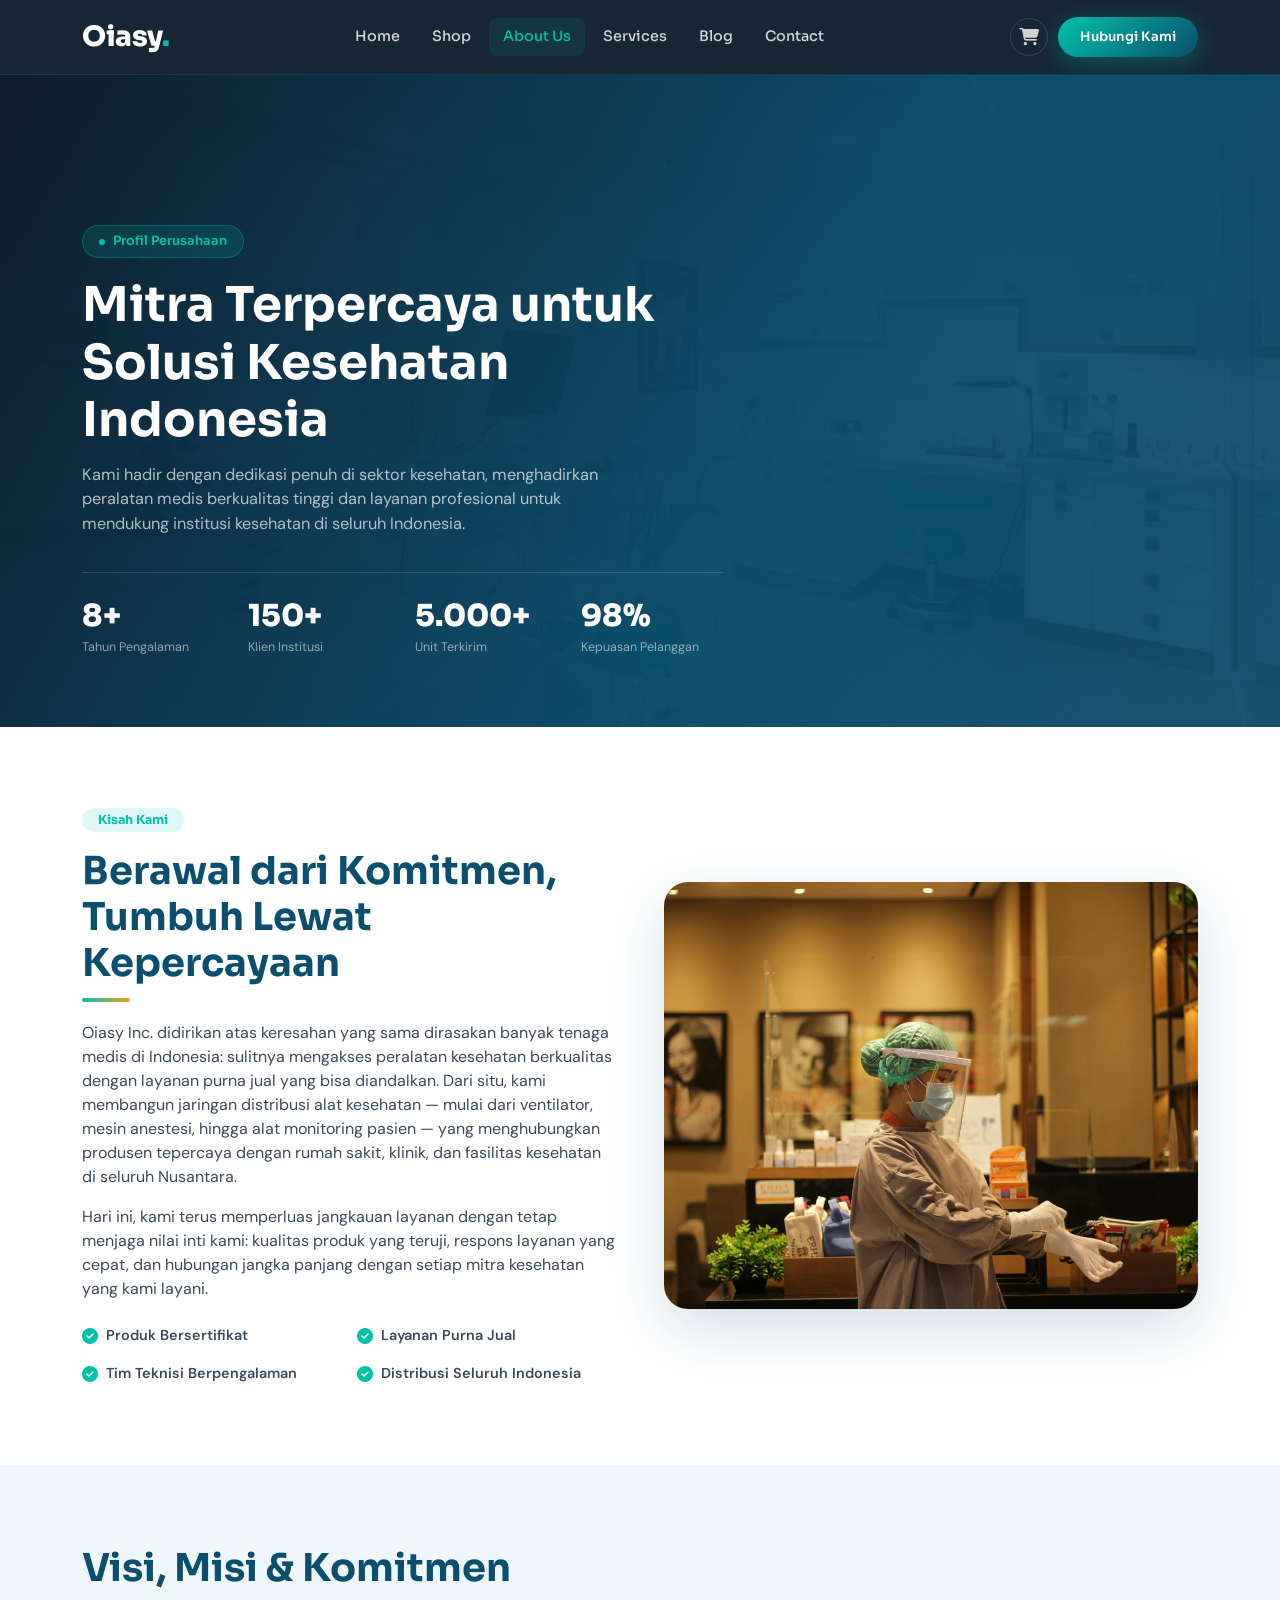
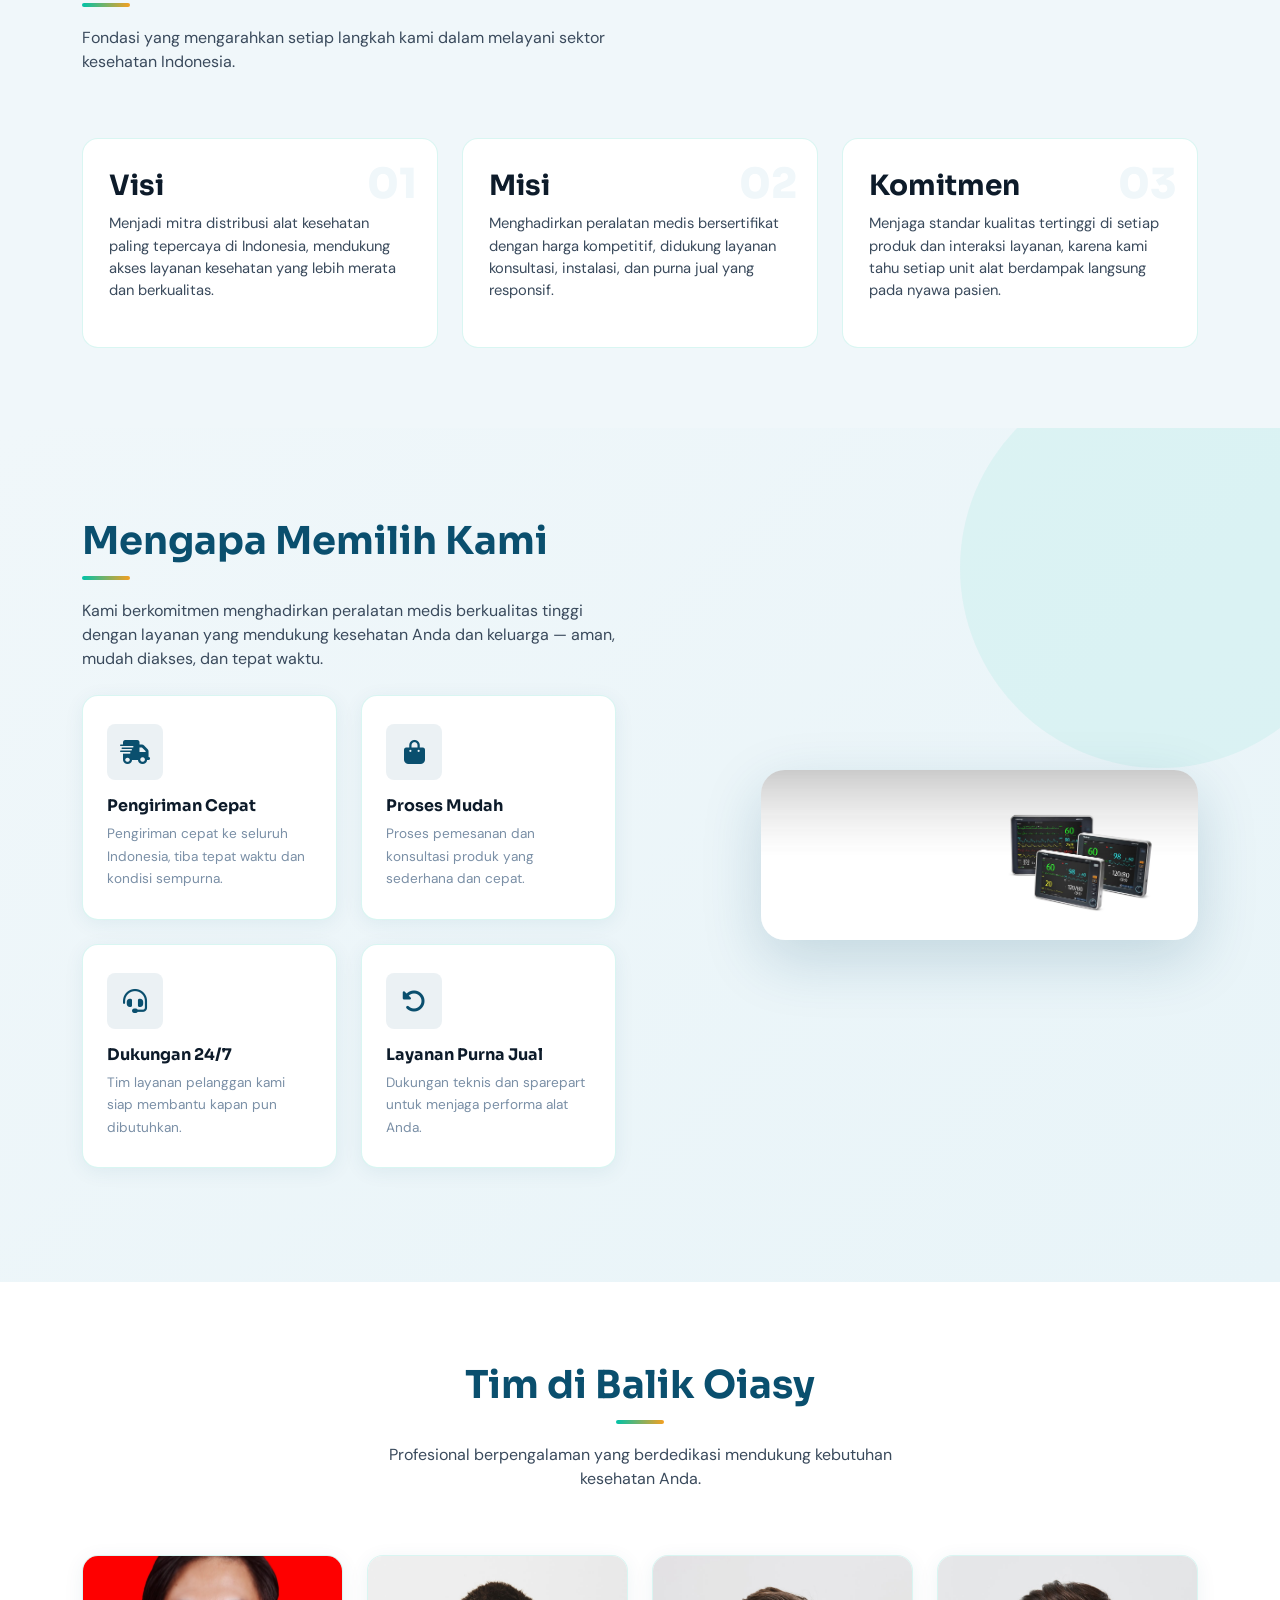
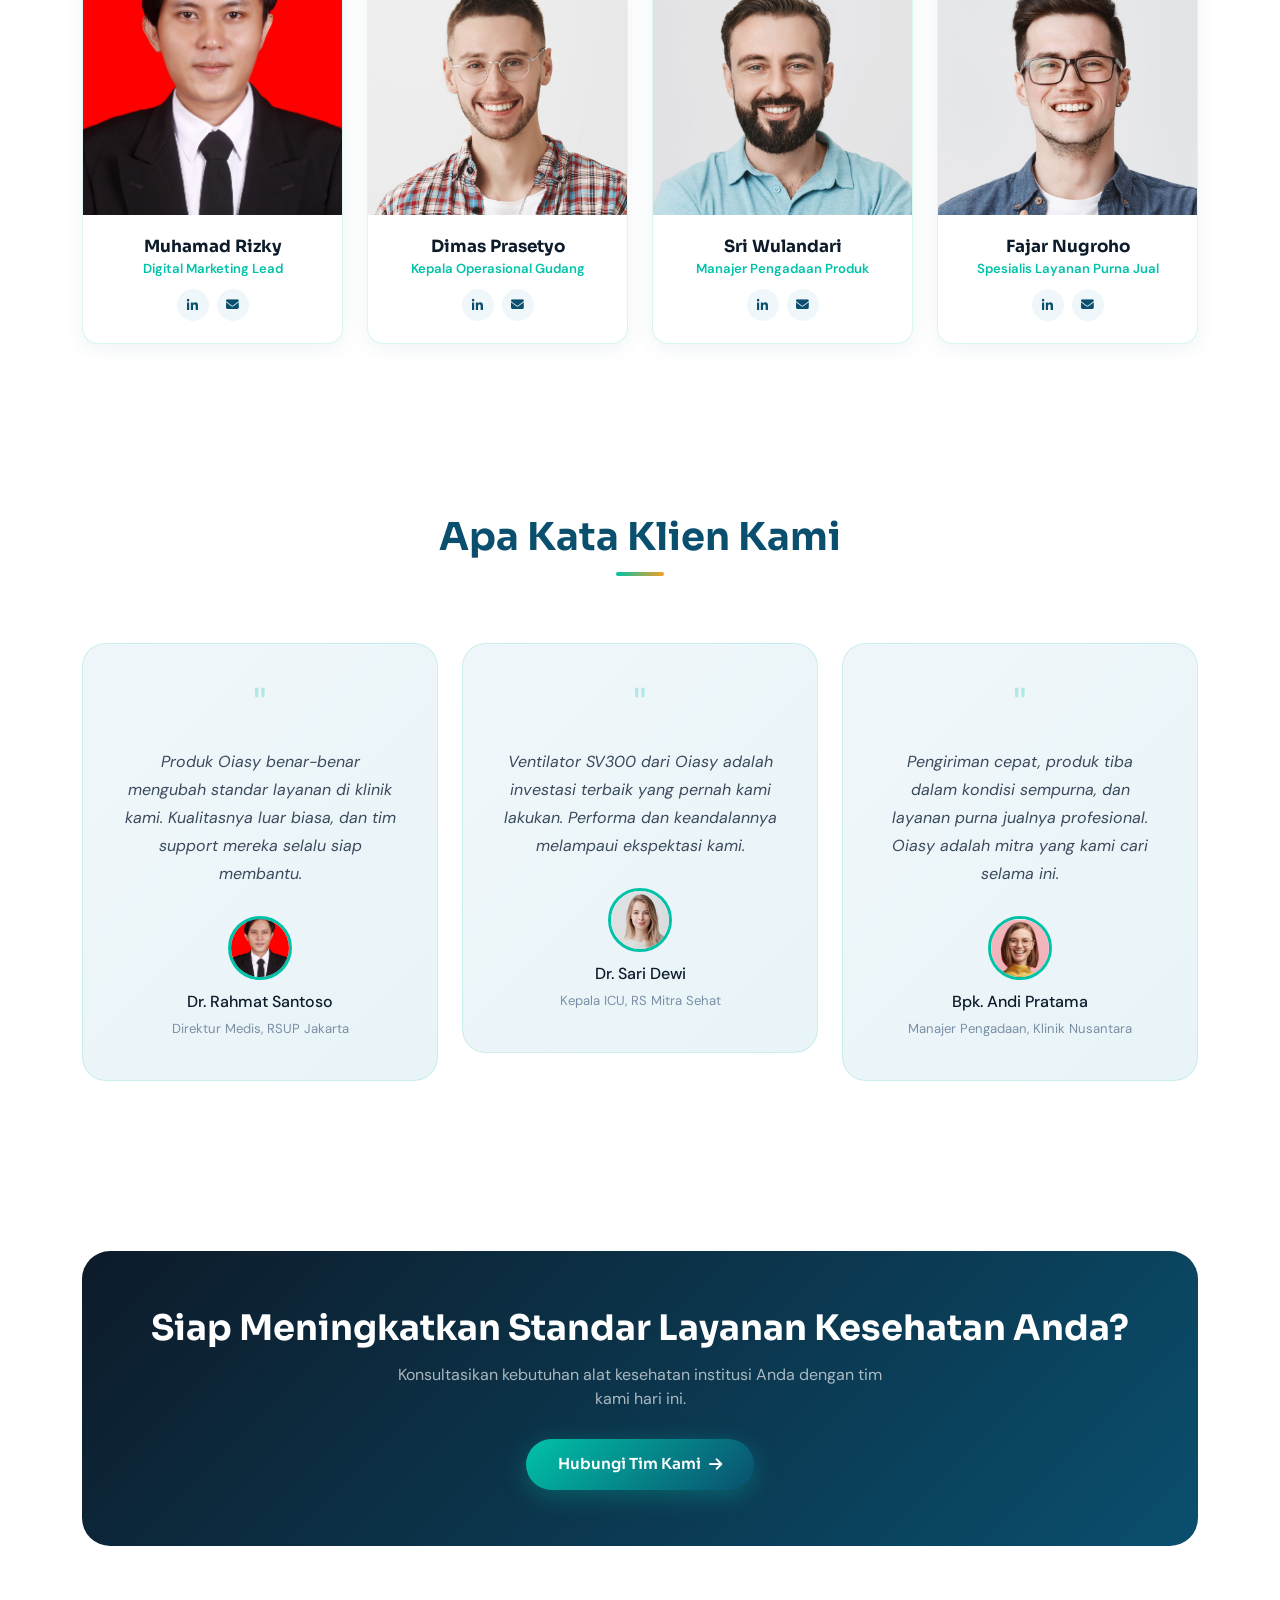
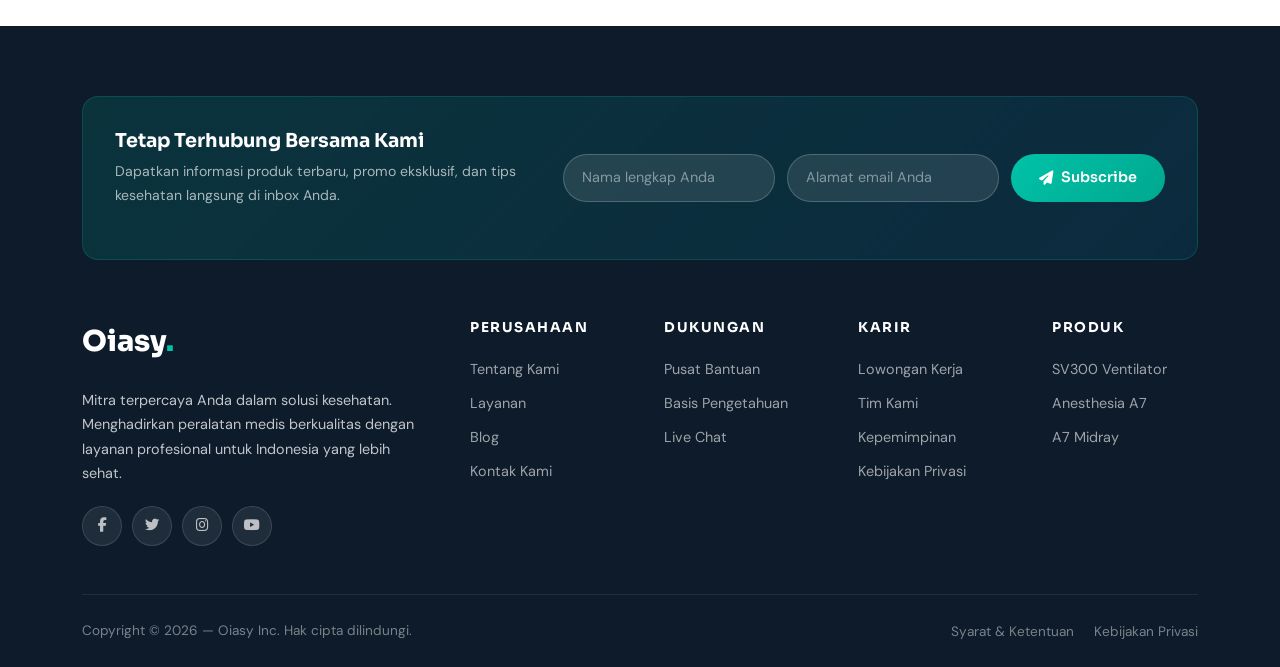
<file: about.html>
<!DOCTYPE html>
<html lang="id">
<head>
  <meta charset="UTF-8">
  <meta name="viewport" content="width=device-width, initial-scale=1.0">
  <meta name="description" content="Profil, visi misi, dan tim di balik Oiasy Inc — mitra tepercaya solusi kesehatan Indonesia.">
  <meta name="keywords" content="medical equipment, healthcare, ventilator, anesthesia, Oiasy">
  <meta name="author" content="Oiasy Inc">
  <link rel="shortcut icon" href="Logo-Oiasy.png">
  <title>Tentang Kami — Oiasy Inc</title>

  <link rel="preconnect" href="https://fonts.googleapis.com">
  <link href="https://fonts.googleapis.com/css2?family=Sora:wght@300;400;600;700;800&family=DM+Sans:ital,wght@0,300;0,400;0,500;1,300&display=swap" rel="stylesheet">

  <link href="https://cdn.jsdelivr.net/npm/bootstrap@5.3.0/dist/css/bootstrap.min.css" rel="stylesheet">
  <link href="https://cdnjs.cloudflare.com/ajax/libs/font-awesome/6.4.0/css/all.min.css" rel="stylesheet">
  <link href="css/theme.css" rel="stylesheet">
</head>
<body>
  <!-- =====================
       NAVBAR
  ===================== -->
  <nav class="navbar-oiasy" id="mainNav">
    <div class="container">
      <div class="d-flex align-items-center justify-content-between w-100">
        <a href="index.html" class="navbar-brand-oiasy">Oiasy<span>.</span></a>

        <ul class="d-none d-md-flex list-unstyled mb-0 align-items-center gap-1" style="gap:4px !important;">
          <li><a href="index.html" class="nav-link">Home</a></li>
          <li><a href="shop.html" class="nav-link">Shop</a></li>
          <li><a href="about.html" class="nav-link active">About Us</a></li>
          <li><a href="services.html" class="nav-link">Services</a></li>
          <li><a href="blog.html" class="nav-link">Blog</a></li>
          <li><a href="contact.html" class="nav-link">Contact</a></li>
        </ul>

        <div class="d-none d-md-flex align-items-center" style="gap:10px;">
          <a href="cart.html" class="navbar-icon-link"><i class="fa fa-shopping-cart"></i></a>
          <a href="contact.html" class="btn-primary-custom" style="padding:10px 22px;font-size:0.82rem;">Hubungi Kami</a>
        </div>

        <button class="navbar-toggler d-md-none" type="button" id="mobileToggle"
          style="background:none;border:1px solid rgba(255,255,255,0.3);color:#fff;padding:8px 12px;border-radius:8px;cursor:pointer;">
          <i class="fa fa-bars"></i>
        </button>
      </div>

      <div id="mobileMenu" style="display:none;padding:16px 0 8px;">
        <ul class="list-unstyled mb-0">
          <li><a href="index.html" class="nav-link">Home</a></li>
          <li><a href="shop.html" class="nav-link">Shop</a></li>
          <li><a href="about.html" class="nav-link active">About Us</a></li>
          <li><a href="services.html" class="nav-link">Services</a></li>
          <li><a href="blog.html" class="nav-link">Blog</a></li>
          <li><a href="contact.html" class="nav-link">Contact</a></li>
        </ul>
        <div class="d-flex gap-2 ps-2 pt-3">
          <a href="cart.html" class="navbar-icon-link"><i class="fa fa-shopping-cart"></i></a>
          <a href="contact.html" class="navbar-icon-link"><i class="fa fa-comment-dots"></i></a>
        </div>
      </div>
    </div>
  </nav>

  <div class="page-hero">
    <div class="page-hero-bg" style="background-image:url('images/Main2.jpg')"></div>
    <div class="page-hero-overlay"></div>
    <div class="container">
      <div class="row">
        <div class="col-lg-7 reveal">
          <div class="page-hero-eyebrow"><span class="dot" style="width:6px;height:6px;border-radius:50%;background:var(--accent);display:inline-block"></span> Profil Perusahaan</div>
          <h1>Mitra Terpercaya untuk Solusi Kesehatan Indonesia</h1>
          <p>Kami hadir dengan dedikasi penuh di sektor kesehatan, menghadirkan peralatan medis berkualitas tinggi dan layanan profesional untuk mendukung institusi kesehatan di seluruh Indonesia.</p>
          <div class="stat-strip">
            <div><div class="num">8+</div><div class="lbl">Tahun Pengalaman</div></div>
            <div><div class="num">150+</div><div class="lbl">Klien Institusi</div></div>
            <div><div class="num">5.000+</div><div class="lbl">Unit Terkirim</div></div>
            <div><div class="num">98%</div><div class="lbl">Kepuasan Pelanggan</div></div>
          </div>
        </div>
      </div>
    </div>
  </div>

  <!-- Our Story -->
  <section class="section-pad">
    <div class="container">
      <div class="row align-items-center g-5">
        <div class="col-lg-6 reveal-left">
          <span class="badge" style="background:var(--accent-lt,rgba(0,194,168,.12));color:var(--accent);padding:6px 16px;border-radius:50px;font-size:.78rem;font-weight:700;font-family:'Sora',sans-serif;">Kisah Kami</span>
          <h2 class="section-title mt-3">Berawal dari Komitmen, Tumbuh Lewat Kepercayaan</h2>
          <p class="mb-3">Oiasy Inc. didirikan atas keresahan yang sama dirasakan banyak tenaga medis di Indonesia: sulitnya mengakses peralatan kesehatan berkualitas dengan layanan purna jual yang bisa diandalkan. Dari situ, kami membangun jaringan distribusi alat kesehatan — mulai dari ventilator, mesin anestesi, hingga alat monitoring pasien — yang menghubungkan produsen tepercaya dengan rumah sakit, klinik, dan fasilitas kesehatan di seluruh Nusantara.</p>
          <p class="mb-4">Hari ini, kami terus memperluas jangkauan layanan dengan tetap menjaga nilai inti kami: kualitas produk yang teruji, respons layanan yang cepat, dan hubungan jangka panjang dengan setiap mitra kesehatan yang kami layani.</p>
          <div class="row g-3">
            <div class="col-6">
              <div class="d-flex align-items-center gap-2"><i class="fa fa-circle-check" style="color:var(--accent)"></i><span style="font-size:.9rem;font-weight:600">Produk Bersertifikat</span></div>
            </div>
            <div class="col-6">
              <div class="d-flex align-items-center gap-2"><i class="fa fa-circle-check" style="color:var(--accent)"></i><span style="font-size:.9rem;font-weight:600">Layanan Purna Jual</span></div>
            </div>
            <div class="col-6">
              <div class="d-flex align-items-center gap-2"><i class="fa fa-circle-check" style="color:var(--accent)"></i><span style="font-size:.9rem;font-weight:600">Tim Teknisi Berpengalaman</span></div>
            </div>
            <div class="col-6">
              <div class="d-flex align-items-center gap-2"><i class="fa fa-circle-check" style="color:var(--accent)"></i><span style="font-size:.9rem;font-weight:600">Distribusi Seluruh Indonesia</span></div>
            </div>
          </div>
        </div>
        <div class="col-lg-6 reveal-right">
          <div style="border-radius:24px;overflow:hidden;box-shadow:var(--shadow-lg)">
            <img src="images/Oiasy1.jpg" class="img-fluid" alt="Tim Oiasy Inc">
          </div>
        </div>
      </div>
    </div>
  </section>

  <!-- Vision / Mission / Commitment -->
  <section class="section-pad bg-light-section">
    <div class="container">
      <div class="row mb-5">
        <div class="col-lg-6 reveal">
          <h2 class="section-title">Visi, Misi &amp; Komitmen</h2>
          <p>Fondasi yang mengarahkan setiap langkah kami dalam melayani sektor kesehatan Indonesia.</p>
        </div>
      </div>
      <div class="row g-4">
        <div class="col-md-4 reveal delay-1">
          <div class="value-card">
            <span class="num">01</span>
            <h3>Visi</h3>
            <p>Menjadi mitra distribusi alat kesehatan paling tepercaya di Indonesia, mendukung akses layanan kesehatan yang lebih merata dan berkualitas.</p>
          </div>
        </div>
        <div class="col-md-4 reveal delay-2">
          <div class="value-card">
            <span class="num">02</span>
            <h3>Misi</h3>
            <p>Menghadirkan peralatan medis bersertifikat dengan harga kompetitif, didukung layanan konsultasi, instalasi, dan purna jual yang responsif.</p>
          </div>
        </div>
        <div class="col-md-4 reveal delay-3">
          <div class="value-card">
            <span class="num">03</span>
            <h3>Komitmen</h3>
            <p>Menjaga standar kualitas tertinggi di setiap produk dan interaksi layanan, karena kami tahu setiap unit alat berdampak langsung pada nyawa pasien.</p>
          </div>
        </div>
      </div>
    </div>
  </section>

  <!-- Why Choose Us -->
  <section class="why-choose-section">
    <div class="container">
      <div class="row justify-content-between align-items-center g-5">
        <div class="col-lg-6 reveal-left">
          <h2 class="section-title">Mengapa Memilih Kami</h2>
          <p>Kami berkomitmen menghadirkan peralatan medis berkualitas tinggi dengan layanan yang mendukung kesehatan Anda dan keluarga — aman, mudah diakses, dan tepat waktu.</p>
          <div class="row my-4">
            <div class="col-6 col-md-6 mb-4">
              <div class="feature-card">
                <div class="feature-icon"><i class="fa fa-truck-fast"></i></div>
                <h3 style="font-size:1rem">Pengiriman Cepat</h3>
                <p style="font-size:.85rem">Pengiriman cepat ke seluruh Indonesia, tiba tepat waktu dan kondisi sempurna.</p>
              </div>
            </div>
            <div class="col-6 col-md-6 mb-4">
              <div class="feature-card">
                <div class="feature-icon"><i class="fa fa-bag-shopping"></i></div>
                <h3 style="font-size:1rem">Proses Mudah</h3>
                <p style="font-size:.85rem">Proses pemesanan dan konsultasi produk yang sederhana dan cepat.</p>
              </div>
            </div>
            <div class="col-6 col-md-6">
              <div class="feature-card">
                <div class="feature-icon"><i class="fa fa-headset"></i></div>
                <h3 style="font-size:1rem">Dukungan 24/7</h3>
                <p style="font-size:.85rem">Tim layanan pelanggan kami siap membantu kapan pun dibutuhkan.</p>
              </div>
            </div>
            <div class="col-6 col-md-6">
              <div class="feature-card">
                <div class="feature-icon"><i class="fa fa-rotate-left"></i></div>
                <h3 style="font-size:1rem">Layanan Purna Jual</h3>
                <p style="font-size:.85rem">Dukungan teknis dan sparepart untuk menjaga performa alat Anda.</p>
              </div>
            </div>
          </div>
        </div>
        <div class="col-lg-5 reveal-right">
          <div style="border-radius:24px;overflow:hidden;box-shadow:var(--shadow-lg)">
            <img src="images/Oiasy-2.jpg" class="img-fluid" alt="Fasilitas Oiasy Inc">
          </div>
        </div>
      </div>
    </div>
  </section>

  <!-- Team -->
  <section class="section-pad">
    <div class="container">
      <div class="row mb-5 text-center">
        <div class="col-lg-6 mx-auto reveal">
          <h2 class="section-title d-inline-block">Tim di Balik Oiasy</h2>
          <p>Profesional berpengalaman yang berdedikasi mendukung kebutuhan kesehatan Anda.</p>
        </div>
      </div>
      <div class="row g-4">
        <div class="col-6 col-lg-3 reveal delay-1">
          <div class="team-card">
            <div class="team-photo"><img src="images/mr.jpg" alt="Muhamad Rizky"></div>
            <div class="team-info">
              <h3>Muhamad Rizky</h3>
              <span class="team-role">Digital Marketing Lead</span>
              <div class="team-social">
                <a href="#" aria-label="LinkedIn"><i class="fab fa-linkedin-in"></i></a>
                <a href="#" aria-label="Email"><i class="fa fa-envelope"></i></a>
              </div>
            </div>
          </div>
        </div>
        <div class="col-6 col-lg-3 reveal delay-2">
          <div class="team-card">
            <div class="team-photo"><img src="images/person_1.jpg" alt="Anggota Tim Operasional"></div>
            <div class="team-info">
              <h3>Dimas Prasetyo</h3>
              <span class="team-role">Kepala Operasional Gudang</span>
              <div class="team-social">
                <a href="#" aria-label="LinkedIn"><i class="fab fa-linkedin-in"></i></a>
                <a href="#" aria-label="Email"><i class="fa fa-envelope"></i></a>
              </div>
            </div>
          </div>
        </div>
        <div class="col-6 col-lg-3 reveal delay-3">
          <div class="team-card">
            <div class="team-photo"><img src="images/person_2.jpg" alt="Manajer Pengadaan"></div>
            <div class="team-info">
              <h3>Sri Wulandari</h3>
              <span class="team-role">Manajer Pengadaan Produk</span>
              <div class="team-social">
                <a href="#" aria-label="LinkedIn"><i class="fab fa-linkedin-in"></i></a>
                <a href="#" aria-label="Email"><i class="fa fa-envelope"></i></a>
              </div>
            </div>
          </div>
        </div>
        <div class="col-6 col-lg-3 reveal delay-4">
          <div class="team-card">
            <div class="team-photo"><img src="images/person_3.jpg" alt="Spesialis Layanan Purna Jual"></div>
            <div class="team-info">
              <h3>Fajar Nugroho</h3>
              <span class="team-role">Spesialis Layanan Purna Jual</span>
              <div class="team-social">
                <a href="#" aria-label="LinkedIn"><i class="fab fa-linkedin-in"></i></a>
                <a href="#" aria-label="Email"><i class="fa fa-envelope"></i></a>
              </div>
            </div>
          </div>
        </div>
      </div>
    </div>
  </section>

  <!-- Testimonials -->
  <section class="testimonial-section">
    <div class="container">
      <div class="row mb-5 text-center">
        <div class="col-lg-6 mx-auto reveal">
          <h2 class="section-title d-inline-block">Apa Kata Klien Kami</h2>
        </div>
      </div>
      <div class="row g-4">
        <div class="col-md-6 col-lg-4 reveal delay-1">
          <div class="testimonial-card">
            <div class="quote-icon">"</div>
            <blockquote>Produk Oiasy benar-benar mengubah standar layanan di klinik kami. Kualitasnya luar biasa, dan tim support mereka selalu siap membantu.</blockquote>
            <div class="author-pic"><img src="images/mr.jpg" alt="Dr. Rahmat Santoso"></div>
            <h5>Dr. Rahmat Santoso</h5>
            <span class="role">Direktur Medis, RSUP Jakarta</span>
          </div>
        </div>
        <div class="col-md-6 col-lg-4 reveal delay-2">
          <div class="testimonial-card">
            <div class="quote-icon">"</div>
            <blockquote>Ventilator SV300 dari Oiasy adalah investasi terbaik yang pernah kami lakukan. Performa dan keandalannya melampaui ekspektasi kami.</blockquote>
            <div class="author-pic"><img src="images/person_4.jpg" alt="Dr. Sari Dewi"></div>
            <h5>Dr. Sari Dewi</h5>
            <span class="role">Kepala ICU, RS Mitra Sehat</span>
          </div>
        </div>
        <div class="col-md-6 col-lg-4 reveal delay-3">
          <div class="testimonial-card">
            <div class="quote-icon">"</div>
            <blockquote>Pengiriman cepat, produk tiba dalam kondisi sempurna, dan layanan purna jualnya profesional. Oiasy adalah mitra yang kami cari selama ini.</blockquote>
            <div class="author-pic"><img src="images/person-1.jpg" alt="Bpk. Andi Pratama"></div>
            <h5>Bpk. Andi Pratama</h5>
            <span class="role">Manajer Pengadaan, Klinik Nusantara</span>
          </div>
        </div>
      </div>
    </div>
  </section>

  <!-- CTA -->
  <section class="section-pad">
    <div class="container">
      <div class="reveal" style="background:linear-gradient(135deg, var(--dark), var(--primary));border-radius:28px;padding:56px;text-align:center;position:relative;overflow:hidden">
        <h2 style="color:#fff;font-size:clamp(1.5rem,3.5vw,2.2rem);margin-bottom:14px;position:relative;z-index:1">Siap Meningkatkan Standar Layanan Kesehatan Anda?</h2>
        <p style="color:rgba(255,255,255,.65);max-width:520px;margin:0 auto 28px;position:relative;z-index:1">Konsultasikan kebutuhan alat kesehatan institusi Anda dengan tim kami hari ini.</p>
        <a href="contact.html" class="btn-primary-custom" style="position:relative;z-index:1">Hubungi Tim Kami <i class="fa fa-arrow-right"></i></a>
      </div>
    </div>
  </section>
  <!-- =====================
       FOOTER
  ===================== -->
  <footer class="footer">
    <div class="container">
      <div class="newsletter-wrap reveal">
        <div class="row align-items-center">
          <div class="col-md-5 mb-3 mb-md-0">
            <h4>Tetap Terhubung Bersama Kami</h4>
            <p>Dapatkan informasi produk terbaru, promo eksklusif, dan tips kesehatan langsung di inbox Anda.</p>
          </div>
          <div class="col-md-7">
            <form class="newsletter-form" onsubmit="return handleNewsletter(event)">
              <input type="text" placeholder="Nama lengkap Anda" required>
              <input type="email" placeholder="Alamat email Anda" required>
              <button type="submit">
                <i class="fa fa-paper-plane"></i> Subscribe
              </button>
            </form>
          </div>
        </div>
      </div>

      <div class="row g-5 mb-5">
        <div class="col-lg-4 col-md-6 reveal">
          <a href="index.html" class="footer-logo d-block mb-4">Oiasy<span>.</span></a>
          <p>Mitra terpercaya Anda dalam solusi kesehatan. Menghadirkan peralatan medis berkualitas dengan layanan profesional untuk Indonesia yang lebih sehat.</p>
          <div class="footer-social">
            <a href="https://www.facebook.com/share/1L7v6j1QcV/" aria-label="Facebook" target="_blank"><i class="fab fa-facebook-f"></i></a>
            <a href="#" aria-label="Twitter"><i class="fab fa-twitter"></i></a>
            <a href="https://www.instagram.com/oi_asy?igsh=bnY5dW92ZDlkd2Fq" aria-label="Instagram" target="_blank"><i class="fab fa-instagram"></i></a>
            <a href="#" aria-label="YouTube"><i class="fab fa-youtube"></i></a>
          </div>
        </div>

        <div class="col-lg-2 col-md-3 col-6 reveal delay-1">
          <h6 class="footer-heading">Perusahaan</h6>
          <ul class="footer-links">
            <li><a href="about.html">Tentang Kami</a></li>
            <li><a href="services.html">Layanan</a></li>
            <li><a href="blog.html">Blog</a></li>
            <li><a href="contact.html">Kontak Kami</a></li>
          </ul>
        </div>

        <div class="col-lg-2 col-md-3 col-6 reveal delay-2">
          <h6 class="footer-heading">Dukungan</h6>
          <ul class="footer-links">
            <li><a href="contact.html">Pusat Bantuan</a></li>
            <li><a href="blog.html">Basis Pengetahuan</a></li>
            <li><a href="contact.html">Live Chat</a></li>
          </ul>
        </div>

        <div class="col-lg-2 col-md-3 col-6 reveal delay-3">
          <h6 class="footer-heading">Karir</h6>
          <ul class="footer-links">
            <li><a href="#">Lowongan Kerja</a></li>
            <li><a href="about.html">Tim Kami</a></li>
            <li><a href="about.html">Kepemimpinan</a></li>
            <li><a href="#">Kebijakan Privasi</a></li>
          </ul>
        </div>

        <div class="col-lg-2 col-md-3 col-6 reveal delay-4">
          <h6 class="footer-heading">Produk</h6>
          <ul class="footer-links">
            <li><a href="shop.html">SV300 Ventilator</a></li>
            <li><a href="shop.html">Anesthesia A7</a></li>
            <li><a href="shop.html">A7 Midray</a></li>
          </ul>
        </div>
      </div>

      <div class="footer-bottom">
        <div class="row align-items-center">
          <div class="col-md-6 text-center text-md-start mb-2 mb-md-0">
            <p class="mb-0">
              Copyright &copy; <script>document.write(new Date().getFullYear())</script>
              &mdash; <a href="https://oiasy.my.id">Oiasy Inc</a>. Hak cipta dilindungi.
            </p>
          </div>
          <div class="col-md-6 text-center text-md-end">
            <a href="#" class="me-3">Syarat & Ketentuan</a>
            <a href="#">Kebijakan Privasi</a>
          </div>
        </div>
      </div>
    </div>
  </footer>

  <button id="backToTop" aria-label="Kembali ke atas">
    <i class="fa fa-chevron-up"></i>
  </button>

  <script src="https://cdn.jsdelivr.net/npm/bootstrap@5.3.0/dist/js/bootstrap.bundle.min.js"></script>
  <script>
    const nav = document.getElementById('mainNav');
    window.addEventListener('scroll', () => { nav.classList.toggle('scrolled', window.scrollY > 50); });

    document.getElementById('mobileToggle').addEventListener('click', () => {
      const menu = document.getElementById('mobileMenu');
      menu.style.display = menu.style.display === 'none' ? 'block' : 'none';
    });

    const revealEls = document.querySelectorAll('.reveal, .reveal-left, .reveal-right');
    const observer = new IntersectionObserver((entries) => {
      entries.forEach(e => { if (e.isIntersecting) { e.target.classList.add('visible'); observer.unobserve(e.target); } });
    }, { threshold: 0.12, rootMargin: '0px 0px -40px 0px' });
    revealEls.forEach(el => observer.observe(el));

    const btn = document.getElementById('backToTop');
    window.addEventListener('scroll', () => { btn.classList.toggle('visible', window.scrollY > 400); });
    btn.addEventListener('click', () => window.scrollTo({ top: 0, behavior: 'smooth' }));

    function showToast(msg){
      let t = document.getElementById('siteToast');
      if(!t){
        t = document.createElement('div');
        t.id = 'siteToast';
        t.className = 'site-toast';
        t.innerHTML = '<i class="fa fa-check-circle"></i><span></span>';
        document.body.appendChild(t);
      }
      t.querySelector('span').textContent = msg;
      t.classList.add('show');
      clearTimeout(showToast._t);
      showToast._t = setTimeout(()=>t.classList.remove('show'), 3200);
    }
    function handleNewsletter(e){
      e.preventDefault();
      showToast('Terima kasih! Anda berhasil berlangganan.');
      e.target.reset();
      return false;
    }
  </script>

</body>
</html>
</file>
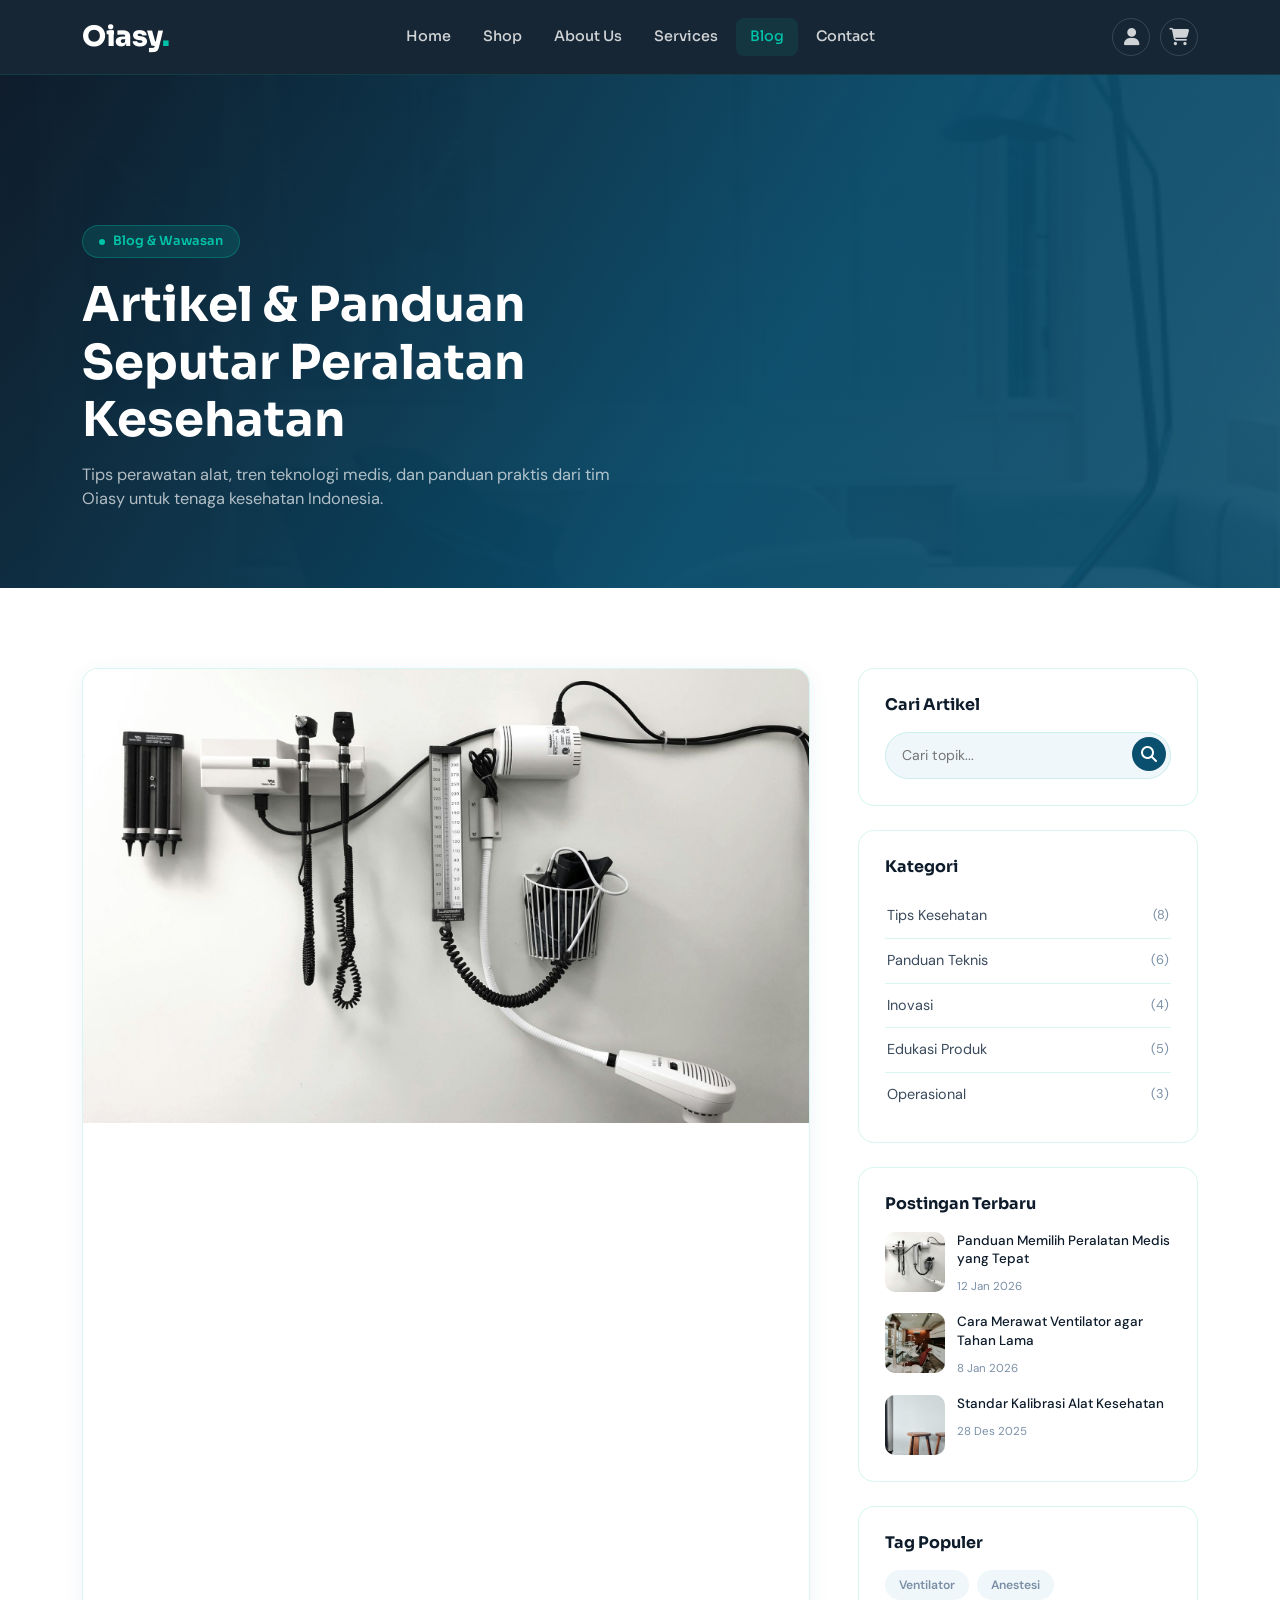
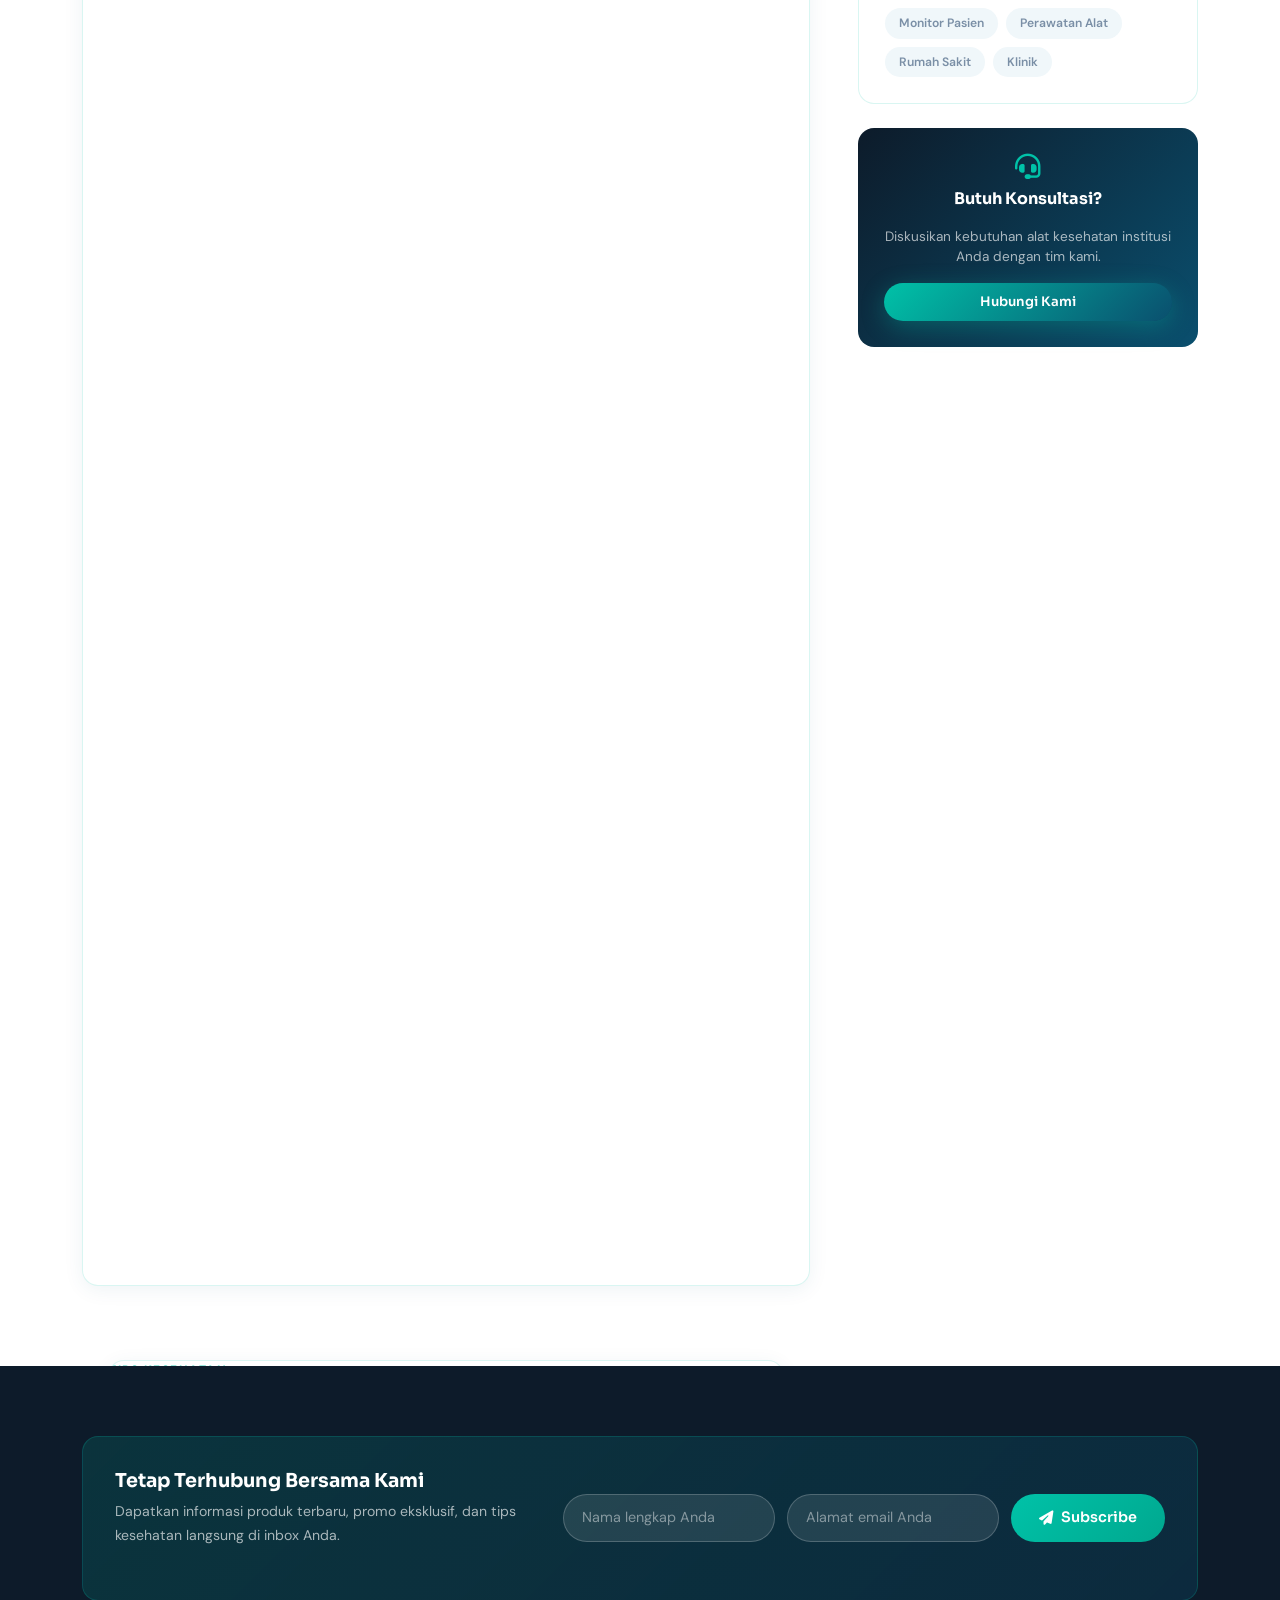
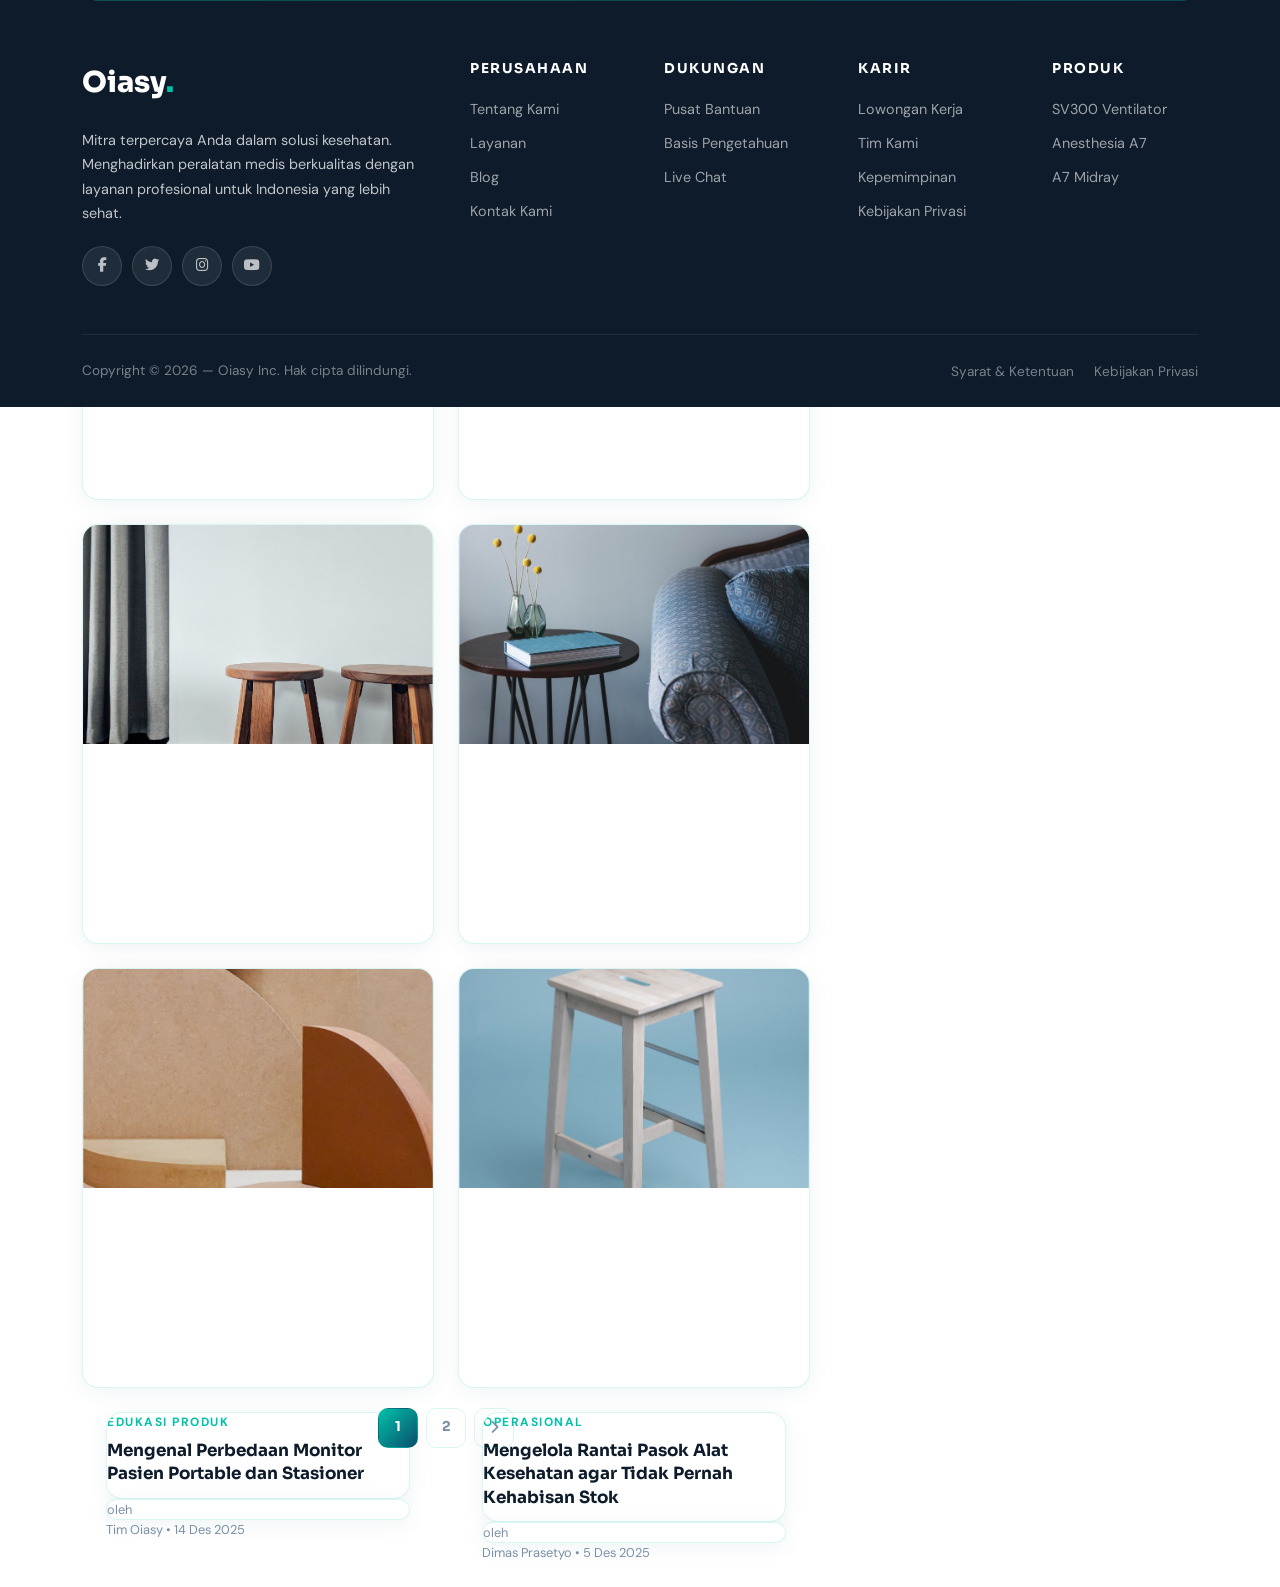
<file: blog.html>
<!DOCTYPE html>
<html lang="id">
<head>
  <meta charset="UTF-8">
  <meta name="viewport" content="width=device-width, initial-scale=1.0">
  <meta name="description" content="Artikel, panduan teknis, dan wawasan industri kesehatan dari tim Oiasy Inc.">
  <meta name="keywords" content="blog medis, tips kesehatan, panduan alat medis, Oiasy">
  <meta name="author" content="Oiasy Inc">
  <link rel="shortcut icon" href="Logo-Oiasy.png">
  <title>Blog &amp; Wawasan — Oiasy Inc</title>

  <link rel="preconnect" href="https://fonts.googleapis.com">
  <link href="https://fonts.googleapis.com/css2?family=Sora:wght@300;400;600;700;800&family=DM+Sans:ital,wght@0,300;0,400;0,500;1,300&display=swap" rel="stylesheet">

  <link href="https://cdn.jsdelivr.net/npm/bootstrap@5.3.0/dist/css/bootstrap.min.css" rel="stylesheet">
  <link href="https://cdnjs.cloudflare.com/ajax/libs/font-awesome/6.4.0/css/all.min.css" rel="stylesheet">
  <link href="css/theme.css" rel="stylesheet">
</head>
<body>
  <!-- =====================
       NAVBAR
  ===================== -->
  <nav class="navbar-oiasy" id="mainNav">
    <div class="container">
      <div class="d-flex align-items-center justify-content-between w-100">
        <a href="index.html" class="navbar-brand-oiasy">Oiasy<span>.</span></a>

        <ul class="d-none d-md-flex list-unstyled mb-0 align-items-center gap-1" style="gap:4px !important;">
          <li><a href="index.html" class="nav-link">Home</a></li>
          <li><a href="shop.html" class="nav-link">Shop</a></li>
          <li><a href="about.html" class="nav-link">About Us</a></li>
          <li><a href="services.html" class="nav-link">Services</a></li>
          <li><a href="blog.html" class="nav-link active">Blog</a></li>
          <li><a href="contact.html" class="nav-link">Contact</a></li>
        </ul>

        <div class="d-none d-md-flex align-items-center" style="gap:10px;">
          <a href="#" class="navbar-icon-link"><i class="fa fa-user"></i></a>
          <a href="cart.html" class="navbar-icon-link"><i class="fa fa-shopping-cart"></i></a>
        </div>

        <button class="navbar-toggler d-md-none" type="button" id="mobileToggle"
          style="background:none;border:1px solid rgba(255,255,255,0.3);color:#fff;padding:8px 12px;border-radius:8px;cursor:pointer;">
          <i class="fa fa-bars"></i>
        </button>
      </div>

      <div id="mobileMenu" style="display:none;padding:16px 0 8px;">
        <ul class="list-unstyled mb-0">
          <li><a href="index.html" class="nav-link">Home</a></li>
          <li><a href="shop.html" class="nav-link">Shop</a></li>
          <li><a href="about.html" class="nav-link">About Us</a></li>
          <li><a href="services.html" class="nav-link">Services</a></li>
          <li><a href="blog.html" class="nav-link active">Blog</a></li>
          <li><a href="contact.html" class="nav-link">Contact</a></li>
        </ul>
        <div class="d-flex gap-2 ps-2 pt-3">
          <a href="#" class="navbar-icon-link"><i class="fa fa-user"></i></a>
          <a href="cart.html" class="navbar-icon-link"><i class="fa fa-shopping-cart"></i></a>
        </div>
      </div>
    </div>
  </nav>

  <!-- Page Hero -->
  <div class="page-hero" style="min-height:320px;padding:150px 0 60px">
    <div class="page-hero-bg" style="background-image:url('images/img-grid-2.jpg')"></div>
    <div class="page-hero-overlay"></div>
    <div class="container">
      <div class="row">
        <div class="col-lg-7 reveal">
          <div class="page-hero-eyebrow"><span class="dot" style="width:6px;height:6px;border-radius:50%;background:var(--accent);display:inline-block"></span> Blog &amp; Wawasan</div>
          <h1>Artikel &amp; Panduan Seputar Peralatan Kesehatan</h1>
          <p>Tips perawatan alat, tren teknologi medis, dan panduan praktis dari tim Oiasy untuk tenaga kesehatan Indonesia.</p>
        </div>
      </div>
    </div>
  </div>

  <!-- Blog Content -->
  <section class="section-pad">
    <div class="container">
      <div class="row g-5">

        <!-- Main column -->
        <div class="col-lg-8">

          <!-- Featured post -->
          <a href="#" class="blog-list-card reveal d-block mb-5" style="text-decoration:none">
            <div class="blog-list-thumb"><img src="images/Main4.jpg" alt="Panduan Memilih Peralatan Medis"></div>
            <div class="blog-body" style="padding:26px">
              <span class="blog-cat">Tips Kesehatan</span>
              <h3 style="font-size:1.35rem">Panduan Memilih Peralatan Medis yang Tepat untuk Klinik Anda</h3>
              <p style="color:var(--text-muted);font-size:.92rem;margin:10px 0 14px">Dari kapasitas ruang, anggaran, hingga standar sertifikasi — berikut faktor-faktor kunci yang perlu dipertimbangkan institusi kesehatan sebelum membeli peralatan medis baru.</p>
              <div class="blog-meta">oleh <a href="#">Sri Wulandari</a> &bull; 12 Jan 2026 &bull; 6 menit baca</div>
            </div>
          </a>

          <div class="row g-4">
            <div class="col-md-6 reveal delay-1">
              <a href="#" class="blog-list-card d-block h-100" style="text-decoration:none">
                <div class="blog-list-thumb"><img src="images/Main5.jpg" alt="Perawatan Ventilator"></div>
                <div class="blog-body">
                  <span class="blog-cat">Panduan Teknis</span>
                  <h3>Cara Merawat Ventilator agar Tetap Optimal dan Tahan Lama</h3>
                  <div class="blog-meta">oleh <a href="#">Fajar Nugroho</a> &bull; 8 Jan 2026</div>
                </div>
              </a>
            </div>
            <div class="col-md-6 reveal delay-2">
              <a href="#" class="blog-list-card d-block h-100" style="text-decoration:none">
                <div class="blog-list-thumb"><img src="images/Main6.jpg" alt="Tren Teknologi Medis"></div>
                <div class="blog-body">
                  <span class="blog-cat">Inovasi</span>
                  <h3>Tren Teknologi Medis 2026: Apa yang Harus Diketahui Tenaga Kesehatan</h3>
                  <div class="blog-meta">oleh <a href="#">Muhamad Rizky</a> &bull; 2 Jan 2026</div>
                </div>
              </a>
            </div>
            <div class="col-md-6 reveal delay-3">
              <a href="#" class="blog-list-card d-block h-100" style="text-decoration:none">
                <div class="blog-list-thumb"><img src="images/post-1.jpg" alt="Kalibrasi Alat Kesehatan"></div>
                <div class="blog-body">
                  <span class="blog-cat">Panduan Teknis</span>
                  <h3>Standar Kalibrasi Alat Kesehatan: Mengapa Penting bagi Rumah Sakit</h3>
                  <div class="blog-meta">oleh <a href="#">Fajar Nugroho</a> &bull; 28 Des 2025</div>
                </div>
              </a>
            </div>
            <div class="col-md-6 reveal delay-4">
              <a href="#" class="blog-list-card d-block h-100" style="text-decoration:none">
                <div class="blog-list-thumb"><img src="images/post-2.jpg" alt="Checklist Kamar Operasi"></div>
                <div class="blog-body">
                  <span class="blog-cat">Tips Kesehatan</span>
                  <h3>Checklist Persiapan Kamar Operasi Sebelum Prosedur Anestesi</h3>
                  <div class="blog-meta">oleh <a href="#">dr. Sari Dewi</a> &bull; 20 Des 2025</div>
                </div>
              </a>
            </div>
            <div class="col-md-6 reveal delay-1">
              <a href="#" class="blog-list-card d-block h-100" style="text-decoration:none">
                <div class="blog-list-thumb"><img src="images/post-3.jpg" alt="Monitor Pasien"></div>
                <div class="blog-body">
                  <span class="blog-cat">Edukasi Produk</span>
                  <h3>Mengenal Perbedaan Monitor Pasien Portable dan Stasioner</h3>
                  <div class="blog-meta">oleh <a href="#">Tim Oiasy</a> &bull; 14 Des 2025</div>
                </div>
              </a>
            </div>
            <div class="col-md-6 reveal delay-2">
              <a href="#" class="blog-list-card d-block h-100" style="text-decoration:none">
                <div class="blog-list-thumb"><img src="images/img-grid-3.jpg" alt="Distribusi Alat Kesehatan"></div>
                <div class="blog-body">
                  <span class="blog-cat">Operasional</span>
                  <h3>Mengelola Rantai Pasok Alat Kesehatan agar Tidak Pernah Kehabisan Stok</h3>
                  <div class="blog-meta">oleh <a href="#">Dimas Prasetyo</a> &bull; 5 Des 2025</div>
                </div>
              </a>
            </div>
          </div>

          <div class="pagination-custom reveal">
            <a href="#" class="active">1</a>
            <a href="#">2</a>
            <a href="#"><i class="fa fa-chevron-right"></i></a>
          </div>
        </div>

        <!-- Sidebar -->
        <div class="col-lg-4">
          <div class="sidebar-widget reveal">
            <h4>Cari Artikel</h4>
            <div class="sw-search">
              <input type="text" placeholder="Cari topik...">
              <button aria-label="Cari"><i class="fa fa-search"></i></button>
            </div>
          </div>

          <div class="sidebar-widget reveal">
            <h4>Kategori</h4>
            <ul class="sw-cat-list">
              <li><a href="#">Tips Kesehatan <span>(8)</span></a></li>
              <li><a href="#">Panduan Teknis <span>(6)</span></a></li>
              <li><a href="#">Inovasi <span>(4)</span></a></li>
              <li><a href="#">Edukasi Produk <span>(5)</span></a></li>
              <li><a href="#">Operasional <span>(3)</span></a></li>
            </ul>
          </div>

          <div class="sidebar-widget reveal">
            <h4>Postingan Terbaru</h4>
            <div class="sw-post">
              <img src="images/Main4.jpg" alt="Post terbaru">
              <div><h5><a href="#">Panduan Memilih Peralatan Medis yang Tepat</a></h5><span class="date">12 Jan 2026</span></div>
            </div>
            <div class="sw-post">
              <img src="images/Main5.jpg" alt="Post terbaru">
              <div><h5><a href="#">Cara Merawat Ventilator agar Tahan Lama</a></h5><span class="date">8 Jan 2026</span></div>
            </div>
            <div class="sw-post">
              <img src="images/post-1.jpg" alt="Post terbaru">
              <div><h5><a href="#">Standar Kalibrasi Alat Kesehatan</a></h5><span class="date">28 Des 2025</span></div>
            </div>
          </div>

          <div class="sidebar-widget reveal">
            <h4>Tag Populer</h4>
            <div class="sw-tags">
              <a href="#">Ventilator</a>
              <a href="#">Anestesi</a>
              <a href="#">Monitor Pasien</a>
              <a href="#">Perawatan Alat</a>
              <a href="#">Rumah Sakit</a>
              <a href="#">Klinik</a>
            </div>
          </div>

          <div class="sidebar-widget reveal" style="background:linear-gradient(135deg, var(--dark), var(--primary));border:none;text-align:center">
            <i class="fa fa-headset" style="font-size:1.6rem;color:var(--accent);margin-bottom:10px"></i>
            <h4 style="color:#fff">Butuh Konsultasi?</h4>
            <p style="color:rgba(255,255,255,.65);font-size:.85rem;margin-bottom:16px">Diskusikan kebutuhan alat kesehatan institusi Anda dengan tim kami.</p>
            <a href="contact.html" class="btn-primary-custom" style="padding:9px 20px;font-size:.82rem;width:100%;justify-content:center">Hubungi Kami</a>
          </div>
        </div>

      </div>
    </div>
  </section>

  <!-- =====================
       FOOTER
  ===================== -->
  <footer class="footer">
    <div class="container">
      <div class="newsletter-wrap reveal">
        <div class="row align-items-center">
          <div class="col-md-5 mb-3 mb-md-0">
            <h4>Tetap Terhubung Bersama Kami</h4>
            <p>Dapatkan informasi produk terbaru, promo eksklusif, dan tips kesehatan langsung di inbox Anda.</p>
          </div>
          <div class="col-md-7">
            <form class="newsletter-form" onsubmit="return handleNewsletter(event)">
              <input type="text" placeholder="Nama lengkap Anda" required>
              <input type="email" placeholder="Alamat email Anda" required>
              <button type="submit">
                <i class="fa fa-paper-plane"></i> Subscribe
              </button>
            </form>
          </div>
        </div>
      </div>

      <div class="row g-5 mb-5">
        <div class="col-lg-4 col-md-6 reveal">
          <a href="index.html" class="footer-logo d-block mb-4">Oiasy<span>.</span></a>
          <p>Mitra terpercaya Anda dalam solusi kesehatan. Menghadirkan peralatan medis berkualitas dengan layanan profesional untuk Indonesia yang lebih sehat.</p>
          <div class="footer-social">
            <a href="https://www.facebook.com/share/1L7v6j1QcV/" aria-label="Facebook" target="_blank"><i class="fab fa-facebook-f"></i></a>
            <a href="#" aria-label="Twitter"><i class="fab fa-twitter"></i></a>
            <a href="https://www.instagram.com/oi_asy?igsh=bnY5dW92ZDlkd2Fq" aria-label="Instagram" target="_blank"><i class="fab fa-instagram"></i></a>
            <a href="#" aria-label="YouTube"><i class="fab fa-youtube"></i></a>
          </div>
        </div>

        <div class="col-lg-2 col-md-3 col-6 reveal delay-1">
          <h6 class="footer-heading">Perusahaan</h6>
          <ul class="footer-links">
            <li><a href="about.html">Tentang Kami</a></li>
            <li><a href="services.html">Layanan</a></li>
            <li><a href="blog.html">Blog</a></li>
            <li><a href="contact.html">Kontak Kami</a></li>
          </ul>
        </div>

        <div class="col-lg-2 col-md-3 col-6 reveal delay-2">
          <h6 class="footer-heading">Dukungan</h6>
          <ul class="footer-links">
            <li><a href="contact.html">Pusat Bantuan</a></li>
            <li><a href="blog.html">Basis Pengetahuan</a></li>
            <li><a href="contact.html">Live Chat</a></li>
          </ul>
        </div>

        <div class="col-lg-2 col-md-3 col-6 reveal delay-3">
          <h6 class="footer-heading">Karir</h6>
          <ul class="footer-links">
            <li><a href="#">Lowongan Kerja</a></li>
            <li><a href="about.html">Tim Kami</a></li>
            <li><a href="about.html">Kepemimpinan</a></li>
            <li><a href="#">Kebijakan Privasi</a></li>
          </ul>
        </div>

        <div class="col-lg-2 col-md-3 col-6 reveal delay-4">
          <h6 class="footer-heading">Produk</h6>
          <ul class="footer-links">
            <li><a href="shop.html">SV300 Ventilator</a></li>
            <li><a href="shop.html">Anesthesia A7</a></li>
            <li><a href="shop.html">A7 Midray</a></li>
          </ul>
        </div>
      </div>

      <div class="footer-bottom">
        <div class="row align-items-center">
          <div class="col-md-6 text-center text-md-start mb-2 mb-md-0">
            <p class="mb-0">
              Copyright &copy; <script>document.write(new Date().getFullYear())</script>
              &mdash; <a href="https://oiasy.my.id">Oiasy Inc</a>. Hak cipta dilindungi.
            </p>
          </div>
          <div class="col-md-6 text-center text-md-end">
            <a href="#" class="me-3">Syarat & Ketentuan</a>
            <a href="#">Kebijakan Privasi</a>
          </div>
        </div>
      </div>
    </div>
  </footer>

  <button id="backToTop" aria-label="Kembali ke atas">
    <i class="fa fa-chevron-up"></i>
  </button>

  <script src="https://cdn.jsdelivr.net/npm/bootstrap@5.3.0/dist/js/bootstrap.bundle.min.js"></script>
  <script>
    const nav = document.getElementById('mainNav');
    window.addEventListener('scroll', () => { nav.classList.toggle('scrolled', window.scrollY > 50); });

    document.getElementById('mobileToggle').addEventListener('click', () => {
      const menu = document.getElementById('mobileMenu');
      menu.style.display = menu.style.display === 'none' ? 'block' : 'none';
    });

    const revealEls = document.querySelectorAll('.reveal, .reveal-left, .reveal-right');
    const observer = new IntersectionObserver((entries) => {
      entries.forEach(e => { if (e.isIntersecting) { e.target.classList.add('visible'); observer.unobserve(e.target); } });
    }, { threshold: 0.12, rootMargin: '0px 0px -40px 0px' });
    revealEls.forEach(el => observer.observe(el));

    const btn = document.getElementById('backToTop');
    window.addEventListener('scroll', () => { btn.classList.toggle('visible', window.scrollY > 400); });
    btn.addEventListener('click', () => window.scrollTo({ top: 0, behavior: 'smooth' }));

    function showToast(msg){
      let t = document.getElementById('siteToast');
      if(!t){
        t = document.createElement('div');
        t.id = 'siteToast';
        t.className = 'site-toast';
        t.innerHTML = '<i class="fa fa-check-circle"></i><span></span>';
        document.body.appendChild(t);
      }
      t.querySelector('span').textContent = msg;
      t.classList.add('show');
      clearTimeout(showToast._t);
      showToast._t = setTimeout(()=>t.classList.remove('show'), 3200);
    }
    function handleNewsletter(e){
      e.preventDefault();
      showToast('Terima kasih! Anda berhasil berlangganan.');
      e.target.reset();
      return false;
    }
  </script>

</body>
</html>
</file>
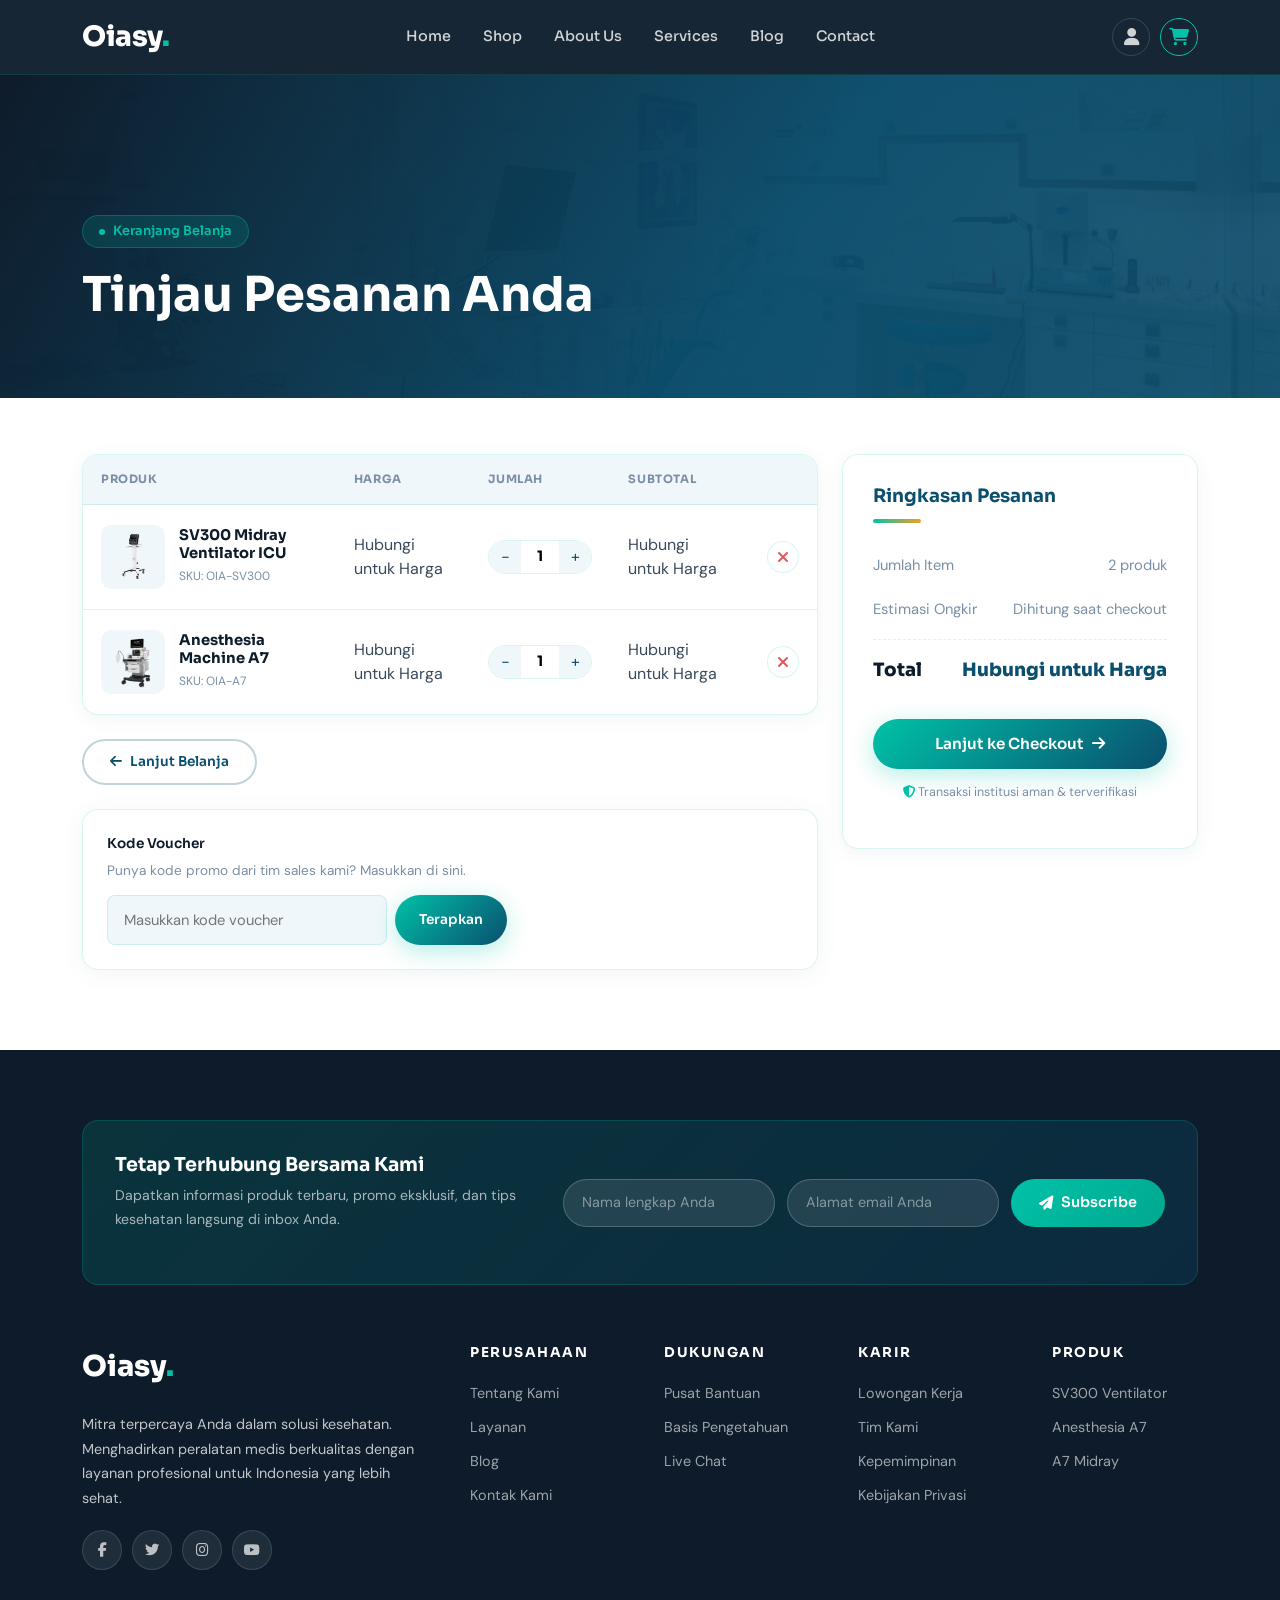
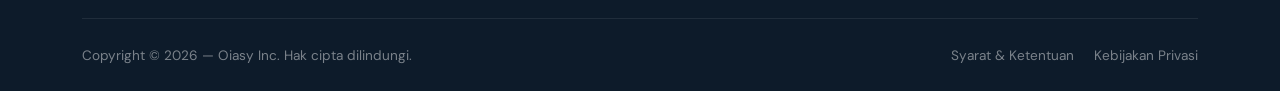
<file: cart.html>
<!DOCTYPE html>
<html lang="id">
<head>
  <meta charset="UTF-8">
  <meta name="viewport" content="width=device-width, initial-scale=1.0">
  <meta name="description" content="Keranjang belanja Oiasy Inc — tinjau item pesanan peralatan medis Anda sebelum checkout.">
  <meta name="author" content="Oiasy Inc">
  <link rel="shortcut icon" href="Logo-Oiasy.png">
  <title>Keranjang Belanja — Oiasy Inc</title>

  <link rel="preconnect" href="https://fonts.googleapis.com">
  <link href="https://fonts.googleapis.com/css2?family=Sora:wght@300;400;600;700;800&family=DM+Sans:ital,wght@0,300;0,400;0,500;1,300&display=swap" rel="stylesheet">

  <link href="https://cdn.jsdelivr.net/npm/bootstrap@5.3.0/dist/css/bootstrap.min.css" rel="stylesheet">
  <link href="https://cdnjs.cloudflare.com/ajax/libs/font-awesome/6.4.0/css/all.min.css" rel="stylesheet">
  <link href="css/theme.css" rel="stylesheet">
</head>
<body>
  <!-- =====================
       NAVBAR
  ===================== -->
  <nav class="navbar-oiasy" id="mainNav">
    <div class="container">
      <div class="d-flex align-items-center justify-content-between w-100">
        <a href="index.html" class="navbar-brand-oiasy">Oiasy<span>.</span></a>

        <ul class="d-none d-md-flex list-unstyled mb-0 align-items-center gap-1" style="gap:4px !important;">
          <li><a href="index.html" class="nav-link">Home</a></li>
          <li><a href="shop.html" class="nav-link">Shop</a></li>
          <li><a href="about.html" class="nav-link">About Us</a></li>
          <li><a href="services.html" class="nav-link">Services</a></li>
          <li><a href="blog.html" class="nav-link">Blog</a></li>
          <li><a href="contact.html" class="nav-link">Contact</a></li>
        </ul>

        <div class="d-none d-md-flex align-items-center" style="gap:10px;">
          <a href="#" class="navbar-icon-link"><i class="fa fa-user"></i></a>
          <a href="cart.html" class="navbar-icon-link" style="color:var(--accent);border-color:var(--accent)"><i class="fa fa-shopping-cart"></i></a>
        </div>

        <button class="navbar-toggler d-md-none" type="button" id="mobileToggle"
          style="background:none;border:1px solid rgba(255,255,255,0.3);color:#fff;padding:8px 12px;border-radius:8px;cursor:pointer;">
          <i class="fa fa-bars"></i>
        </button>
      </div>

      <div id="mobileMenu" style="display:none;padding:16px 0 8px;">
        <ul class="list-unstyled mb-0">
          <li><a href="index.html" class="nav-link">Home</a></li>
          <li><a href="shop.html" class="nav-link">Shop</a></li>
          <li><a href="about.html" class="nav-link">About Us</a></li>
          <li><a href="services.html" class="nav-link">Services</a></li>
          <li><a href="blog.html" class="nav-link">Blog</a></li>
          <li><a href="contact.html" class="nav-link">Contact</a></li>
        </ul>
        <div class="d-flex gap-2 ps-2 pt-3">
          <a href="#" class="navbar-icon-link"><i class="fa fa-user"></i></a>
          <a href="cart.html" class="navbar-icon-link"><i class="fa fa-shopping-cart"></i></a>
        </div>
      </div>
    </div>
  </nav>

  <!-- Page Hero -->
  <div class="page-hero" style="min-height:280px;padding:140px 0 60px">
    <div class="page-hero-bg" style="background-image:url('images/Main2.jpg')"></div>
    <div class="page-hero-overlay"></div>
    <div class="container">
      <div class="row">
        <div class="col-lg-7 reveal">
          <div class="page-hero-eyebrow"><span class="dot" style="width:6px;height:6px;border-radius:50%;background:var(--accent);display:inline-block"></span> Keranjang Belanja</div>
          <h1>Tinjau Pesanan Anda</h1>
        </div>
      </div>
    </div>
  </div>

  <section class="section-pad" style="padding-top:56px">
    <div class="container">
      <div class="row g-4">

        <!-- Cart items -->
        <div class="col-lg-8">
          <div class="cart-table-wrap reveal">
            <table class="cart-table">
              <thead>
                <tr>
                  <th>Produk</th>
                  <th>Harga</th>
                  <th>Jumlah</th>
                  <th>Subtotal</th>
                  <th></th>
                </tr>
              </thead>
              <tbody id="cartBody">
                <tr data-price="0" data-name="SV300 Midray Ventilator ICU">
                  <td>
                    <div class="cart-item-row">
                      <div class="cart-item-thumb"><img src="images/SV300.png" alt="SV300 Midray Ventilator ICU"></div>
                      <div>
                        <h4>SV300 Midray Ventilator ICU</h4>
                        <span class="sku">SKU: OIA-SV300</span>
                      </div>
                    </div>
                  </td>
                  <td>Hubungi untuk Harga</td>
                  <td>
                    <div class="qty-box">
                      <button type="button" class="decrease" aria-label="Kurangi jumlah">&minus;</button>
                      <input type="text" class="quantity-amount" value="1" aria-label="Jumlah">
                      <button type="button" class="increase" aria-label="Tambah jumlah">&plus;</button>
                    </div>
                  </td>
                  <td>Hubungi untuk Harga</td>
                  <td><button type="button" class="remove-item" aria-label="Hapus item"><i class="fa fa-xmark"></i></button></td>
                </tr>

                <tr data-price="0" data-name="Anesthesia Machine A7">
                  <td>
                    <div class="cart-item-row">
                      <div class="cart-item-thumb"><img src="images/anesthesia-A7.png" alt="Anesthesia Machine A7"></div>
                      <div>
                        <h4>Anesthesia Machine A7</h4>
                        <span class="sku">SKU: OIA-A7</span>
                      </div>
                    </div>
                  </td>
                  <td>Hubungi untuk Harga</td>
                  <td>
                    <div class="qty-box">
                      <button type="button" class="decrease" aria-label="Kurangi jumlah">&minus;</button>
                      <input type="text" class="quantity-amount" value="1" aria-label="Jumlah">
                      <button type="button" class="increase" aria-label="Tambah jumlah">&plus;</button>
                    </div>
                  </td>
                  <td>Hubungi untuk Harga</td>
                  <td><button type="button" class="remove-item" aria-label="Hapus item"><i class="fa fa-xmark"></i></button></td>
                </tr>
              </tbody>
            </table>
          </div>

          <div class="d-flex flex-wrap gap-3 mt-4 reveal delay-1">
            <a href="shop.html" class="btn-outline-custom" style="color:var(--primary);border-color:rgba(10,79,110,.25);padding:11px 26px;font-size:.85rem"><i class="fa fa-arrow-left"></i> Lanjut Belanja</a>
          </div>

          <div class="form-card mt-4 reveal delay-2" style="padding:24px">
            <label class="form-label-custom" for="coupon">Kode Voucher</label>
            <p style="font-size:.85rem;color:var(--text-muted);margin-bottom:14px">Punya kode promo dari tim sales kami? Masukkan di sini.</p>
            <div class="d-flex gap-2 flex-wrap">
              <input type="text" class="form-control-custom" id="coupon" placeholder="Masukkan kode voucher" style="max-width:280px">
              <button type="button" class="btn-primary-custom" onclick="showToast('Kode voucher tidak ditemukan.')" style="padding:12px 24px;font-size:.85rem">Terapkan</button>
            </div>
          </div>
        </div>

        <!-- Summary -->
        <div class="col-lg-4">
          <div class="cart-summary reveal delay-2">
            <h3 class="section-title" style="font-size:1.15rem;margin-bottom:20px">Ringkasan Pesanan</h3>
            <div class="cart-summary-row"><span>Jumlah Item</span><span id="sumCount">2 produk</span></div>
            <div class="cart-summary-row"><span>Estimasi Ongkir</span><span>Dihitung saat checkout</span></div>
            <div class="cart-summary-row total"><span>Total</span><span>Hubungi untuk Harga</span></div>
            <button class="btn-primary-custom w-100 justify-content-center mt-4" style="padding:14px" onclick="window.location='checkout.html'">
              Lanjut ke Checkout <i class="fa fa-arrow-right"></i>
            </button>
            <p style="font-size:.78rem;color:var(--text-muted);margin-top:14px;text-align:center">
              <i class="fa fa-shield-halved" style="color:var(--accent)"></i> Transaksi institusi aman & terverifikasi
            </p>
          </div>
        </div>
      </div>
    </div>
  </section>

  <!-- =====================
       FOOTER
  ===================== -->
  <footer class="footer">
    <div class="container">
      <div class="newsletter-wrap reveal">
        <div class="row align-items-center">
          <div class="col-md-5 mb-3 mb-md-0">
            <h4>Tetap Terhubung Bersama Kami</h4>
            <p>Dapatkan informasi produk terbaru, promo eksklusif, dan tips kesehatan langsung di inbox Anda.</p>
          </div>
          <div class="col-md-7">
            <form class="newsletter-form" onsubmit="return handleNewsletter(event)">
              <input type="text" placeholder="Nama lengkap Anda" required>
              <input type="email" placeholder="Alamat email Anda" required>
              <button type="submit">
                <i class="fa fa-paper-plane"></i> Subscribe
              </button>
            </form>
          </div>
        </div>
      </div>

      <div class="row g-5 mb-5">
        <div class="col-lg-4 col-md-6 reveal">
          <a href="index.html" class="footer-logo d-block mb-4">Oiasy<span>.</span></a>
          <p>Mitra terpercaya Anda dalam solusi kesehatan. Menghadirkan peralatan medis berkualitas dengan layanan profesional untuk Indonesia yang lebih sehat.</p>
          <div class="footer-social">
            <a href="https://www.facebook.com/share/1L7v6j1QcV/" aria-label="Facebook" target="_blank"><i class="fab fa-facebook-f"></i></a>
            <a href="#" aria-label="Twitter"><i class="fab fa-twitter"></i></a>
            <a href="https://www.instagram.com/oi_asy?igsh=bnY5dW92ZDlkd2Fq" aria-label="Instagram" target="_blank"><i class="fab fa-instagram"></i></a>
            <a href="#" aria-label="YouTube"><i class="fab fa-youtube"></i></a>
          </div>
        </div>

        <div class="col-lg-2 col-md-3 col-6 reveal delay-1">
          <h6 class="footer-heading">Perusahaan</h6>
          <ul class="footer-links">
            <li><a href="about.html">Tentang Kami</a></li>
            <li><a href="services.html">Layanan</a></li>
            <li><a href="blog.html">Blog</a></li>
            <li><a href="contact.html">Kontak Kami</a></li>
          </ul>
        </div>

        <div class="col-lg-2 col-md-3 col-6 reveal delay-2">
          <h6 class="footer-heading">Dukungan</h6>
          <ul class="footer-links">
            <li><a href="contact.html">Pusat Bantuan</a></li>
            <li><a href="blog.html">Basis Pengetahuan</a></li>
            <li><a href="contact.html">Live Chat</a></li>
          </ul>
        </div>

        <div class="col-lg-2 col-md-3 col-6 reveal delay-3">
          <h6 class="footer-heading">Karir</h6>
          <ul class="footer-links">
            <li><a href="#">Lowongan Kerja</a></li>
            <li><a href="about.html">Tim Kami</a></li>
            <li><a href="about.html">Kepemimpinan</a></li>
            <li><a href="#">Kebijakan Privasi</a></li>
          </ul>
        </div>

        <div class="col-lg-2 col-md-3 col-6 reveal delay-4">
          <h6 class="footer-heading">Produk</h6>
          <ul class="footer-links">
            <li><a href="shop.html">SV300 Ventilator</a></li>
            <li><a href="shop.html">Anesthesia A7</a></li>
            <li><a href="shop.html">A7 Midray</a></li>
          </ul>
        </div>
      </div>

      <div class="footer-bottom">
        <div class="row align-items-center">
          <div class="col-md-6 text-center text-md-start mb-2 mb-md-0">
            <p class="mb-0">
              Copyright &copy; <script>document.write(new Date().getFullYear())</script>
              &mdash; <a href="https://oiasy.my.id">Oiasy Inc</a>. Hak cipta dilindungi.
            </p>
          </div>
          <div class="col-md-6 text-center text-md-end">
            <a href="#" class="me-3">Syarat & Ketentuan</a>
            <a href="#">Kebijakan Privasi</a>
          </div>
        </div>
      </div>
    </div>
  </footer>

  <button id="backToTop" aria-label="Kembali ke atas">
    <i class="fa fa-chevron-up"></i>
  </button>

  <script src="https://cdn.jsdelivr.net/npm/bootstrap@5.3.0/dist/js/bootstrap.bundle.min.js"></script>
  <script>
    const nav = document.getElementById('mainNav');
    window.addEventListener('scroll', () => { nav.classList.toggle('scrolled', window.scrollY > 50); });

    document.getElementById('mobileToggle').addEventListener('click', () => {
      const menu = document.getElementById('mobileMenu');
      menu.style.display = menu.style.display === 'none' ? 'block' : 'none';
    });

    const revealEls = document.querySelectorAll('.reveal, .reveal-left, .reveal-right');
    const observer = new IntersectionObserver((entries) => {
      entries.forEach(e => { if (e.isIntersecting) { e.target.classList.add('visible'); observer.unobserve(e.target); } });
    }, { threshold: 0.12, rootMargin: '0px 0px -40px 0px' });
    revealEls.forEach(el => observer.observe(el));

    const btn = document.getElementById('backToTop');
    window.addEventListener('scroll', () => { btn.classList.toggle('visible', window.scrollY > 400); });
    btn.addEventListener('click', () => window.scrollTo({ top: 0, behavior: 'smooth' }));

    function showToast(msg){
      let t = document.getElementById('siteToast');
      if(!t){
        t = document.createElement('div');
        t.id = 'siteToast';
        t.className = 'site-toast';
        t.innerHTML = '<i class="fa fa-check-circle"></i><span></span>';
        document.body.appendChild(t);
      }
      t.querySelector('span').textContent = msg;
      t.classList.add('show');
      clearTimeout(showToast._t);
      showToast._t = setTimeout(()=>t.classList.remove('show'), 3200);
    }
    function handleNewsletter(e){
      e.preventDefault();
      showToast('Terima kasih! Anda berhasil berlangganan.');
      e.target.reset();
      return false;
    }

    /* Quantity steppers */
    document.querySelectorAll('#cartBody tr').forEach(row => {
      const input = row.querySelector('.quantity-amount');
      row.querySelector('.decrease').addEventListener('click', () => {
        input.value = Math.max(1, (parseInt(input.value, 10) || 1) - 1);
      });
      row.querySelector('.increase').addEventListener('click', () => {
        input.value = (parseInt(input.value, 10) || 1) + 1;
      });
    });

    /* Remove item */
    document.querySelectorAll('.remove-item').forEach(btnEl => {
      btnEl.addEventListener('click', () => {
        const row = btnEl.closest('tr');
        const name = row.dataset.name;
        row.style.transition = 'opacity .25s, transform .25s';
        row.style.opacity = '0';
        row.style.transform = 'translateX(12px)';
        setTimeout(() => {
          row.remove();
          const count = document.querySelectorAll('#cartBody tr').length;
          document.getElementById('sumCount').textContent = count + ' produk';
          showToast(name + ' dihapus dari keranjang.');
        }, 220);
      });
    });
  </script>

</body>
</html>
</file>
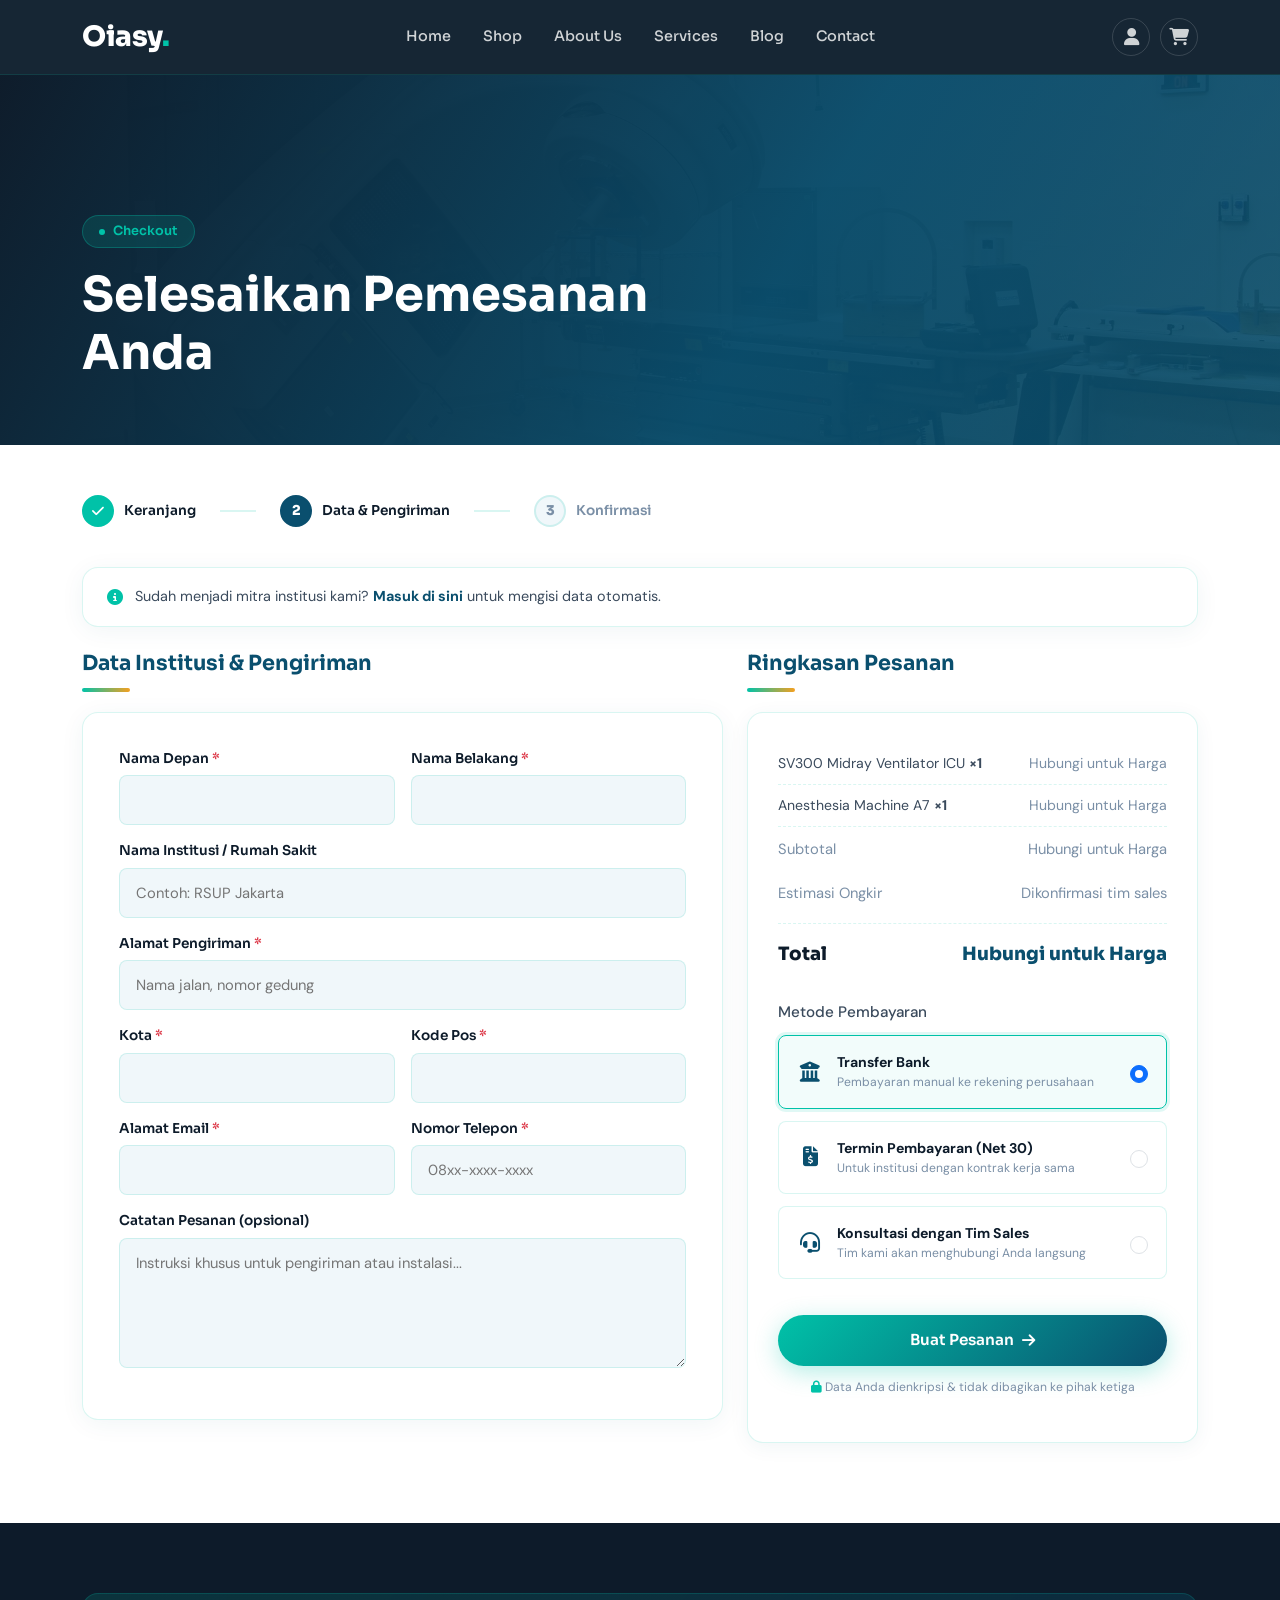
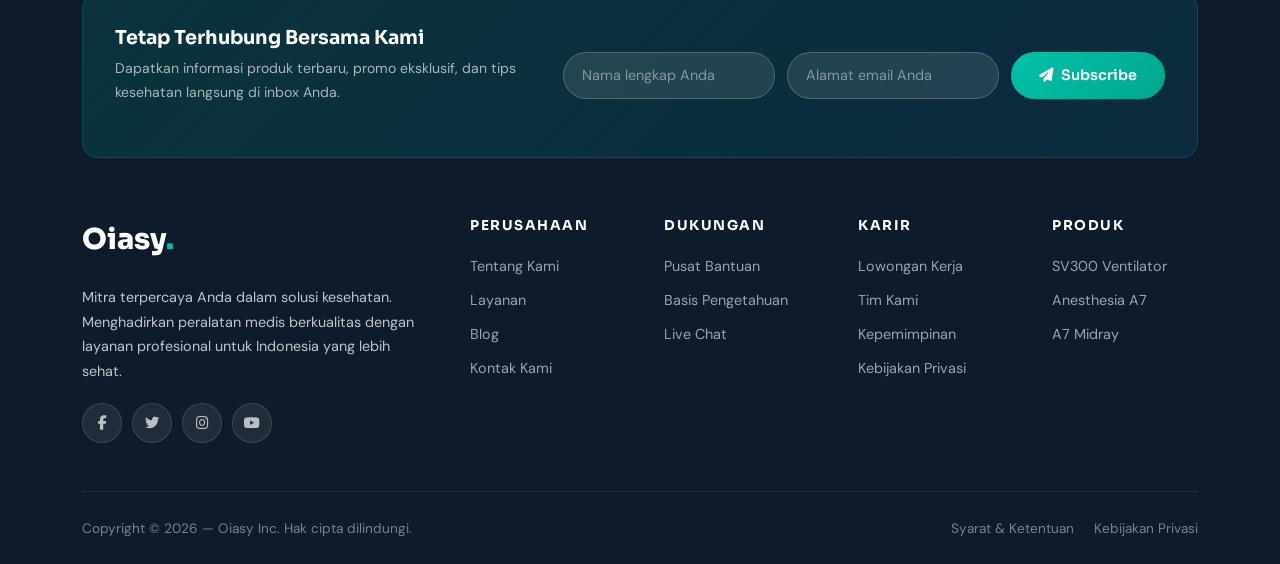
<file: checkout.html>
<!DOCTYPE html>
<html lang="id">
<head>
  <meta charset="UTF-8">
  <meta name="viewport" content="width=device-width, initial-scale=1.0">
  <meta name="description" content="Selesaikan pemesanan peralatan medis Anda bersama Oiasy Inc.">
  <meta name="author" content="Oiasy Inc">
  <link rel="shortcut icon" href="Logo-Oiasy.png">
  <title>Checkout — Oiasy Inc</title>

  <link rel="preconnect" href="https://fonts.googleapis.com">
  <link href="https://fonts.googleapis.com/css2?family=Sora:wght@300;400;600;700;800&family=DM+Sans:ital,wght@0,300;0,400;0,500;1,300&display=swap" rel="stylesheet">

  <link href="https://cdn.jsdelivr.net/npm/bootstrap@5.3.0/dist/css/bootstrap.min.css" rel="stylesheet">
  <link href="https://cdnjs.cloudflare.com/ajax/libs/font-awesome/6.4.0/css/all.min.css" rel="stylesheet">
  <link href="css/theme.css" rel="stylesheet">
</head>
<body>
  <!-- =====================
       NAVBAR
  ===================== -->
  <nav class="navbar-oiasy" id="mainNav">
    <div class="container">
      <div class="d-flex align-items-center justify-content-between w-100">
        <a href="index.html" class="navbar-brand-oiasy">Oiasy<span>.</span></a>

        <ul class="d-none d-md-flex list-unstyled mb-0 align-items-center gap-1" style="gap:4px !important;">
          <li><a href="index.html" class="nav-link">Home</a></li>
          <li><a href="shop.html" class="nav-link">Shop</a></li>
          <li><a href="about.html" class="nav-link">About Us</a></li>
          <li><a href="services.html" class="nav-link">Services</a></li>
          <li><a href="blog.html" class="nav-link">Blog</a></li>
          <li><a href="contact.html" class="nav-link">Contact</a></li>
        </ul>

        <div class="d-none d-md-flex align-items-center" style="gap:10px;">
          <a href="#" class="navbar-icon-link"><i class="fa fa-user"></i></a>
          <a href="cart.html" class="navbar-icon-link"><i class="fa fa-shopping-cart"></i></a>
        </div>

        <button class="navbar-toggler d-md-none" type="button" id="mobileToggle"
          style="background:none;border:1px solid rgba(255,255,255,0.3);color:#fff;padding:8px 12px;border-radius:8px;cursor:pointer;">
          <i class="fa fa-bars"></i>
        </button>
      </div>

      <div id="mobileMenu" style="display:none;padding:16px 0 8px;">
        <ul class="list-unstyled mb-0">
          <li><a href="index.html" class="nav-link">Home</a></li>
          <li><a href="shop.html" class="nav-link">Shop</a></li>
          <li><a href="about.html" class="nav-link">About Us</a></li>
          <li><a href="services.html" class="nav-link">Services</a></li>
          <li><a href="blog.html" class="nav-link">Blog</a></li>
          <li><a href="contact.html" class="nav-link">Contact</a></li>
        </ul>
        <div class="d-flex gap-2 ps-2 pt-3">
          <a href="#" class="navbar-icon-link"><i class="fa fa-user"></i></a>
          <a href="cart.html" class="navbar-icon-link"><i class="fa fa-shopping-cart"></i></a>
        </div>
      </div>
    </div>
  </nav>

  <!-- Page Hero -->
  <div class="page-hero" style="min-height:260px;padding:140px 0 50px">
    <div class="page-hero-bg" style="background-image:url('images/Main1.jpg')"></div>
    <div class="page-hero-overlay"></div>
    <div class="container">
      <div class="row">
        <div class="col-lg-7 reveal">
          <div class="page-hero-eyebrow"><span class="dot" style="width:6px;height:6px;border-radius:50%;background:var(--accent);display:inline-block"></span> Checkout</div>
          <h1>Selesaikan Pemesanan Anda</h1>
        </div>
      </div>
    </div>
  </div>

  <section class="section-pad" style="padding-top:50px">
    <div class="container">

      <!-- Steps -->
      <div class="checkout-steps reveal">
        <div class="co-step done"><span class="circ"><i class="fa fa-check"></i></span><span class="lbl">Keranjang</span></div>
        <div class="co-connector"></div>
        <div class="co-step active"><span class="circ">2</span><span class="lbl">Data & Pengiriman</span></div>
        <div class="co-connector"></div>
        <div class="co-step"><span class="circ">3</span><span class="lbl">Konfirmasi</span></div>
      </div>

      <div class="row mb-4 reveal">
        <div class="col-12">
          <div class="form-card" style="padding:18px 24px;display:flex;align-items:center;gap:12px;flex-wrap:wrap">
            <i class="fa fa-circle-info" style="color:var(--accent)"></i>
            <span style="font-size:.9rem;color:var(--text)">Sudah menjadi mitra institusi kami? <a href="#" style="color:var(--primary);font-weight:700">Masuk di sini</a> untuk mengisi data otomatis.</span>
          </div>
        </div>
      </div>

      <div class="row g-4">
        <!-- Billing form -->
        <div class="col-lg-7">
          <h2 class="section-title" style="font-size:1.3rem;margin-bottom:20px">Data Institusi & Pengiriman</h2>
          <div class="form-card form-modern">
            <div class="row g-3 mb-3">
              <div class="col-md-6">
                <label class="form-label-custom" for="c_fname">Nama Depan <span class="text-danger">*</span></label>
                <input type="text" class="form-control-custom" id="c_fname" required>
              </div>
              <div class="col-md-6">
                <label class="form-label-custom" for="c_lname">Nama Belakang <span class="text-danger">*</span></label>
                <input type="text" class="form-control-custom" id="c_lname" required>
              </div>
            </div>

            <div class="mb-3">
              <label class="form-label-custom" for="c_company">Nama Institusi / Rumah Sakit</label>
              <input type="text" class="form-control-custom" id="c_company" placeholder="Contoh: RSUP Jakarta">
            </div>

            <div class="mb-3">
              <label class="form-label-custom" for="c_address">Alamat Pengiriman <span class="text-danger">*</span></label>
              <input type="text" class="form-control-custom" id="c_address" placeholder="Nama jalan, nomor gedung" required>
            </div>

            <div class="row g-3 mb-3">
              <div class="col-md-6">
                <label class="form-label-custom" for="c_city">Kota <span class="text-danger">*</span></label>
                <input type="text" class="form-control-custom" id="c_city" required>
              </div>
              <div class="col-md-6">
                <label class="form-label-custom" for="c_zip">Kode Pos <span class="text-danger">*</span></label>
                <input type="text" class="form-control-custom" id="c_zip" required>
              </div>
            </div>

            <div class="row g-3 mb-3">
              <div class="col-md-6">
                <label class="form-label-custom" for="c_email">Alamat Email <span class="text-danger">*</span></label>
                <input type="email" class="form-control-custom" id="c_email" required>
              </div>
              <div class="col-md-6">
                <label class="form-label-custom" for="c_phone">Nomor Telepon <span class="text-danger">*</span></label>
                <input type="tel" class="form-control-custom" id="c_phone" placeholder="08xx-xxxx-xxxx" required>
              </div>
            </div>

            <div class="mb-2">
              <label class="form-label-custom" for="c_notes">Catatan Pesanan (opsional)</label>
              <textarea class="form-control-custom" id="c_notes" rows="3" placeholder="Instruksi khusus untuk pengiriman atau instalasi..."></textarea>
            </div>
          </div>
        </div>

        <!-- Order summary + payment -->
        <div class="col-lg-5">
          <h2 class="section-title" style="font-size:1.3rem;margin-bottom:20px">Ringkasan Pesanan</h2>
          <div class="cart-summary" style="position:static">
            <div style="display:flex;justify-content:space-between;font-size:.88rem;padding:10px 0;border-bottom:1px dashed var(--border)">
              <span>SV300 Midray Ventilator ICU <strong>&times;1</strong></span>
              <span style="color:var(--text-muted)">Hubungi untuk Harga</span>
            </div>
            <div style="display:flex;justify-content:space-between;font-size:.88rem;padding:10px 0;border-bottom:1px dashed var(--border)">
              <span>Anesthesia Machine A7 <strong>&times;1</strong></span>
              <span style="color:var(--text-muted)">Hubungi untuk Harga</span>
            </div>
            <div class="cart-summary-row"><span>Subtotal</span><span>Hubungi untuk Harga</span></div>
            <div class="cart-summary-row"><span>Estimasi Ongkir</span><span>Dikonfirmasi tim sales</span></div>
            <div class="cart-summary-row total"><span>Total</span><span>Hubungi untuk Harga</span></div>

            <h5 style="font-size:.95rem;margin:24px 0 14px">Metode Pembayaran</h5>
            <div class="payment-option selected" onclick="selectPayment(this)">
              <i class="fa fa-building-columns"></i>
              <div>
                <div style="font-weight:700;font-size:.88rem;color:var(--dark)">Transfer Bank</div>
                <div style="font-size:.76rem;color:var(--text-muted)">Pembayaran manual ke rekening perusahaan</div>
              </div>
              <input type="radio" name="payment" class="form-check-input" checked>
            </div>
            <div class="payment-option" onclick="selectPayment(this)">
              <i class="fa fa-file-invoice-dollar"></i>
              <div>
                <div style="font-weight:700;font-size:.88rem;color:var(--dark)">Termin Pembayaran (Net 30)</div>
                <div style="font-size:.76rem;color:var(--text-muted)">Untuk institusi dengan kontrak kerja sama</div>
              </div>
              <input type="radio" name="payment" class="form-check-input">
            </div>
            <div class="payment-option" onclick="selectPayment(this)">
              <i class="fa fa-headset"></i>
              <div>
                <div style="font-weight:700;font-size:.88rem;color:var(--dark)">Konsultasi dengan Tim Sales</div>
                <div style="font-size:.76rem;color:var(--text-muted)">Tim kami akan menghubungi Anda langsung</div>
              </div>
              <input type="radio" name="payment" class="form-check-input">
            </div>

            <button class="btn-primary-custom w-100 justify-content-center mt-4" style="padding:14px" onclick="window.location='thankyou.html'">
              Buat Pesanan <i class="fa fa-arrow-right"></i>
            </button>
            <p style="font-size:.76rem;color:var(--text-muted);margin-top:12px;text-align:center">
              <i class="fa fa-lock" style="color:var(--accent)"></i> Data Anda dienkripsi & tidak dibagikan ke pihak ketiga
            </p>
          </div>
        </div>
      </div>
    </div>
  </section>

  <!-- =====================
       FOOTER
  ===================== -->
  <footer class="footer">
    <div class="container">
      <div class="newsletter-wrap reveal">
        <div class="row align-items-center">
          <div class="col-md-5 mb-3 mb-md-0">
            <h4>Tetap Terhubung Bersama Kami</h4>
            <p>Dapatkan informasi produk terbaru, promo eksklusif, dan tips kesehatan langsung di inbox Anda.</p>
          </div>
          <div class="col-md-7">
            <form class="newsletter-form" onsubmit="return handleNewsletter(event)">
              <input type="text" placeholder="Nama lengkap Anda" required>
              <input type="email" placeholder="Alamat email Anda" required>
              <button type="submit">
                <i class="fa fa-paper-plane"></i> Subscribe
              </button>
            </form>
          </div>
        </div>
      </div>

      <div class="row g-5 mb-5">
        <div class="col-lg-4 col-md-6 reveal">
          <a href="index.html" class="footer-logo d-block mb-4">Oiasy<span>.</span></a>
          <p>Mitra terpercaya Anda dalam solusi kesehatan. Menghadirkan peralatan medis berkualitas dengan layanan profesional untuk Indonesia yang lebih sehat.</p>
          <div class="footer-social">
            <a href="https://www.facebook.com/share/1L7v6j1QcV/" aria-label="Facebook" target="_blank"><i class="fab fa-facebook-f"></i></a>
            <a href="#" aria-label="Twitter"><i class="fab fa-twitter"></i></a>
            <a href="https://www.instagram.com/oi_asy?igsh=bnY5dW92ZDlkd2Fq" aria-label="Instagram" target="_blank"><i class="fab fa-instagram"></i></a>
            <a href="#" aria-label="YouTube"><i class="fab fa-youtube"></i></a>
          </div>
        </div>

        <div class="col-lg-2 col-md-3 col-6 reveal delay-1">
          <h6 class="footer-heading">Perusahaan</h6>
          <ul class="footer-links">
            <li><a href="about.html">Tentang Kami</a></li>
            <li><a href="services.html">Layanan</a></li>
            <li><a href="blog.html">Blog</a></li>
            <li><a href="contact.html">Kontak Kami</a></li>
          </ul>
        </div>

        <div class="col-lg-2 col-md-3 col-6 reveal delay-2">
          <h6 class="footer-heading">Dukungan</h6>
          <ul class="footer-links">
            <li><a href="contact.html">Pusat Bantuan</a></li>
            <li><a href="blog.html">Basis Pengetahuan</a></li>
            <li><a href="contact.html">Live Chat</a></li>
          </ul>
        </div>

        <div class="col-lg-2 col-md-3 col-6 reveal delay-3">
          <h6 class="footer-heading">Karir</h6>
          <ul class="footer-links">
            <li><a href="#">Lowongan Kerja</a></li>
            <li><a href="about.html">Tim Kami</a></li>
            <li><a href="about.html">Kepemimpinan</a></li>
            <li><a href="#">Kebijakan Privasi</a></li>
          </ul>
        </div>

        <div class="col-lg-2 col-md-3 col-6 reveal delay-4">
          <h6 class="footer-heading">Produk</h6>
          <ul class="footer-links">
            <li><a href="shop.html">SV300 Ventilator</a></li>
            <li><a href="shop.html">Anesthesia A7</a></li>
            <li><a href="shop.html">A7 Midray</a></li>
          </ul>
        </div>
      </div>

      <div class="footer-bottom">
        <div class="row align-items-center">
          <div class="col-md-6 text-center text-md-start mb-2 mb-md-0">
            <p class="mb-0">
              Copyright &copy; <script>document.write(new Date().getFullYear())</script>
              &mdash; <a href="https://oiasy.my.id">Oiasy Inc</a>. Hak cipta dilindungi.
            </p>
          </div>
          <div class="col-md-6 text-center text-md-end">
            <a href="#" class="me-3">Syarat & Ketentuan</a>
            <a href="#">Kebijakan Privasi</a>
          </div>
        </div>
      </div>
    </div>
  </footer>

  <button id="backToTop" aria-label="Kembali ke atas">
    <i class="fa fa-chevron-up"></i>
  </button>

  <script src="https://cdn.jsdelivr.net/npm/bootstrap@5.3.0/dist/js/bootstrap.bundle.min.js"></script>
  <script>
    const nav = document.getElementById('mainNav');
    window.addEventListener('scroll', () => { nav.classList.toggle('scrolled', window.scrollY > 50); });

    document.getElementById('mobileToggle').addEventListener('click', () => {
      const menu = document.getElementById('mobileMenu');
      menu.style.display = menu.style.display === 'none' ? 'block' : 'none';
    });

    const revealEls = document.querySelectorAll('.reveal, .reveal-left, .reveal-right');
    const observer = new IntersectionObserver((entries) => {
      entries.forEach(e => { if (e.isIntersecting) { e.target.classList.add('visible'); observer.unobserve(e.target); } });
    }, { threshold: 0.12, rootMargin: '0px 0px -40px 0px' });
    revealEls.forEach(el => observer.observe(el));

    const btn = document.getElementById('backToTop');
    window.addEventListener('scroll', () => { btn.classList.toggle('visible', window.scrollY > 400); });
    btn.addEventListener('click', () => window.scrollTo({ top: 0, behavior: 'smooth' }));

    function showToast(msg){
      let t = document.getElementById('siteToast');
      if(!t){
        t = document.createElement('div');
        t.id = 'siteToast';
        t.className = 'site-toast';
        t.innerHTML = '<i class="fa fa-check-circle"></i><span></span>';
        document.body.appendChild(t);
      }
      t.querySelector('span').textContent = msg;
      t.classList.add('show');
      clearTimeout(showToast._t);
      showToast._t = setTimeout(()=>t.classList.remove('show'), 3200);
    }
    function handleNewsletter(e){
      e.preventDefault();
      showToast('Terima kasih! Anda berhasil berlangganan.');
      e.target.reset();
      return false;
    }

    function selectPayment(el){
      document.querySelectorAll('.payment-option').forEach(p => p.classList.remove('selected'));
      el.classList.add('selected');
      el.querySelector('input[type="radio"]').checked = true;
    }
  </script>

</body>
</html>
</file>
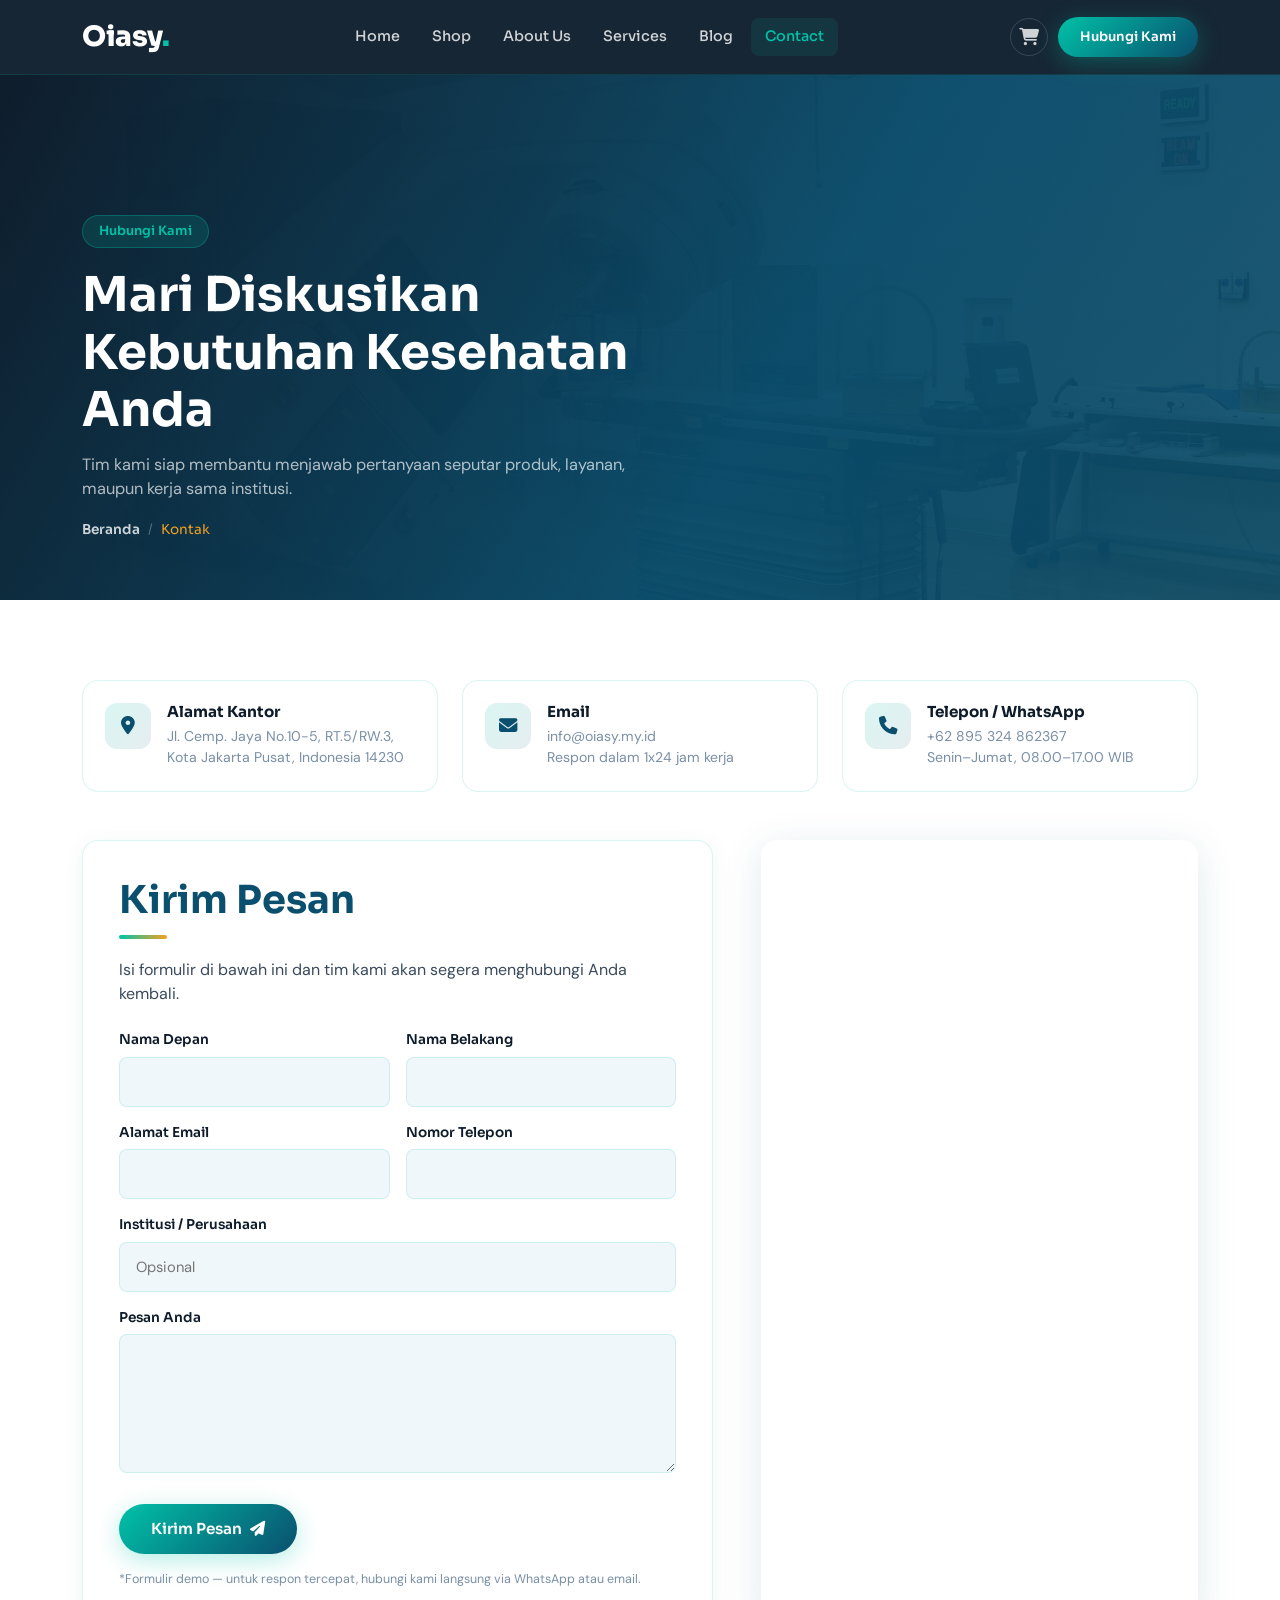
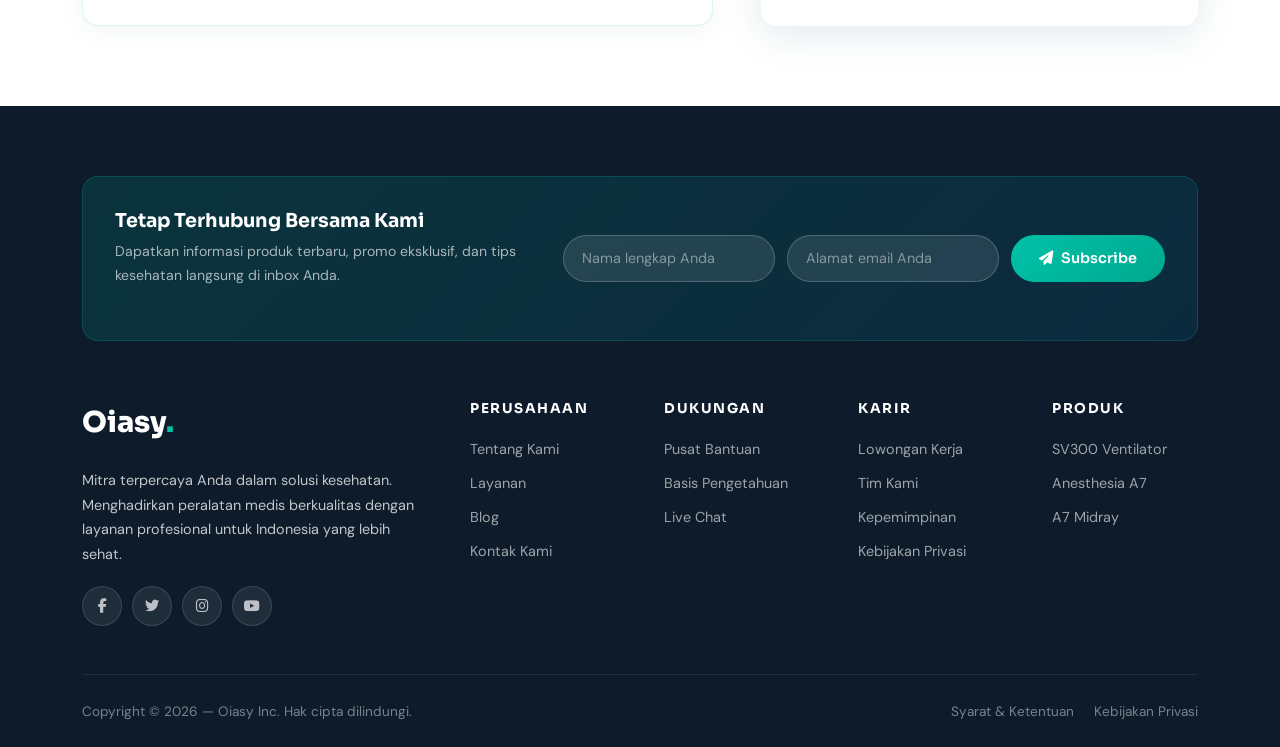
<file: contact.html>
<!DOCTYPE html>
<html lang="id">
<head>
  <meta charset="UTF-8">
  <meta name="viewport" content="width=device-width, initial-scale=1.0">
  <meta name="description" content="Hubungi tim Oiasy Inc untuk konsultasi produk, layanan, dan kerja sama institusi kesehatan.">
  <meta name="keywords" content="medical equipment, healthcare, ventilator, anesthesia, Oiasy">
  <meta name="author" content="Oiasy Inc">
  <link rel="shortcut icon" href="Logo-Oiasy.png">
  <title>Hubungi Kami — Oiasy Inc</title>

  <link rel="preconnect" href="https://fonts.googleapis.com">
  <link href="https://fonts.googleapis.com/css2?family=Sora:wght@300;400;600;700;800&family=DM+Sans:ital,wght@0,300;0,400;0,500;1,300&display=swap" rel="stylesheet">

  <link href="https://cdn.jsdelivr.net/npm/bootstrap@5.3.0/dist/css/bootstrap.min.css" rel="stylesheet">
  <link href="https://cdnjs.cloudflare.com/ajax/libs/font-awesome/6.4.0/css/all.min.css" rel="stylesheet">
  <link href="css/theme.css" rel="stylesheet">
</head>
<body>
  <!-- =====================
       NAVBAR
  ===================== -->
  <nav class="navbar-oiasy" id="mainNav">
    <div class="container">
      <div class="d-flex align-items-center justify-content-between w-100">
        <a href="index.html" class="navbar-brand-oiasy">Oiasy<span>.</span></a>

        <ul class="d-none d-md-flex list-unstyled mb-0 align-items-center gap-1" style="gap:4px !important;">
          <li><a href="index.html" class="nav-link">Home</a></li>
          <li><a href="shop.html" class="nav-link">Shop</a></li>
          <li><a href="about.html" class="nav-link">About Us</a></li>
          <li><a href="services.html" class="nav-link">Services</a></li>
          <li><a href="blog.html" class="nav-link">Blog</a></li>
          <li><a href="contact.html" class="nav-link active">Contact</a></li>
        </ul>

        <div class="d-none d-md-flex align-items-center" style="gap:10px;">
          <a href="cart.html" class="navbar-icon-link"><i class="fa fa-shopping-cart"></i></a>
          <a href="contact.html" class="btn-primary-custom" style="padding:10px 22px;font-size:0.82rem;">Hubungi Kami</a>
        </div>

        <button class="navbar-toggler d-md-none" type="button" id="mobileToggle"
          style="background:none;border:1px solid rgba(255,255,255,0.3);color:#fff;padding:8px 12px;border-radius:8px;cursor:pointer;">
          <i class="fa fa-bars"></i>
        </button>
      </div>

      <div id="mobileMenu" style="display:none;padding:16px 0 8px;">
        <ul class="list-unstyled mb-0">
          <li><a href="index.html" class="nav-link">Home</a></li>
          <li><a href="shop.html" class="nav-link">Shop</a></li>
          <li><a href="about.html" class="nav-link">About Us</a></li>
          <li><a href="services.html" class="nav-link">Services</a></li>
          <li><a href="blog.html" class="nav-link">Blog</a></li>
          <li><a href="contact.html" class="nav-link active">Contact</a></li>
        </ul>
        <div class="d-flex gap-2 ps-2 pt-3">
          <a href="cart.html" class="navbar-icon-link"><i class="fa fa-shopping-cart"></i></a>
          <a href="contact.html" class="navbar-icon-link"><i class="fa fa-comment-dots"></i></a>
        </div>
      </div>
    </div>
  </nav>

  <div class="page-hero" style="min-height:280px;padding:140px 0 60px">
    <div class="page-hero-bg" style="background-image:url('images/Main1.jpg')"></div>
    <div class="page-hero-overlay"></div>
    <div class="container">
      <div class="row">
        <div class="col-lg-7 reveal">
          <div class="page-hero-eyebrow">Hubungi Kami</div>
          <h1>Mari Diskusikan Kebutuhan Kesehatan Anda</h1>
          <p>Tim kami siap membantu menjawab pertanyaan seputar produk, layanan, maupun kerja sama institusi.</p>
          <div class="breadcrumb-custom"><a href="index.html">Beranda</a><span class="sep">/</span><span class="current">Kontak</span></div>
        </div>
      </div>
    </div>
  </div>

  <section class="section-pad">
    <div class="container">
      <div class="row g-4 mb-5">
        <div class="col-md-4 reveal delay-1">
          <div class="contact-card">
            <div class="ic"><i class="fa fa-location-dot"></i></div>
            <div><h4>Alamat Kantor</h4><p>Jl. Cemp. Jaya No.10-5, RT.5/RW.3,<br>Kota Jakarta Pusat, Indonesia 14230</p></div>
          </div>
        </div>
        <div class="col-md-4 reveal delay-2">
          <div class="contact-card">
            <div class="ic"><i class="fa fa-envelope"></i></div>
            <div><h4>Email</h4><p><a href="mailto:info@oiasy.my.id">info@oiasy.my.id</a><br>Respon dalam 1x24 jam kerja</p></div>
          </div>
        </div>
        <div class="col-md-4 reveal delay-3">
          <div class="contact-card">
            <div class="ic"><i class="fa fa-phone"></i></div>
            <div><h4>Telepon / WhatsApp</h4><p><a href="tel:+62895324862367">+62 895 324 862367</a><br>Senin–Jumat, 08.00–17.00 WIB</p></div>
          </div>
        </div>
      </div>

      <div class="row g-5">
        <div class="col-lg-7 reveal-left">
          <div class="form-card">
            <h2 class="section-title">Kirim Pesan</h2>
            <p class="mb-4">Isi formulir di bawah ini dan tim kami akan segera menghubungi Anda kembali.</p>
            <form onsubmit="return handleContact(event)">
              <div class="row g-3 mb-3">
                <div class="col-md-6">
                  <label class="form-label-custom">Nama Depan</label>
                  <input type="text" class="form-control-custom" required>
                </div>
                <div class="col-md-6">
                  <label class="form-label-custom">Nama Belakang</label>
                  <input type="text" class="form-control-custom" required>
                </div>
              </div>
              <div class="row g-3 mb-3">
                <div class="col-md-6">
                  <label class="form-label-custom">Alamat Email</label>
                  <input type="email" class="form-control-custom" required>
                </div>
                <div class="col-md-6">
                  <label class="form-label-custom">Nomor Telepon</label>
                  <input type="tel" class="form-control-custom">
                </div>
              </div>
              <div class="mb-3">
                <label class="form-label-custom">Institusi / Perusahaan</label>
                <input type="text" class="form-control-custom" placeholder="Opsional">
              </div>
              <div class="mb-4">
                <label class="form-label-custom">Pesan Anda</label>
                <textarea class="form-control-custom" rows="5" required></textarea>
              </div>
              <button type="submit" class="btn-primary-custom" style="border:none;cursor:pointer">Kirim Pesan <i class="fa fa-paper-plane"></i></button>
              <p class="mt-3 mb-0" style="font-size:.78rem;color:var(--text-muted)">*Formulir demo — untuk respon tercepat, hubungi kami langsung via WhatsApp atau email.</p>
            </form>
          </div>
        </div>
        <div class="col-lg-5 reveal-right">
          <div style="border-radius:var(--radius);overflow:hidden;box-shadow:var(--shadow);height:100%;min-height:420px">
            <iframe src="https://www.google.com/maps?q=Jl.+Cempaka+Jaya,+Jakarta+Pusat&output=embed" width="100%" height="100%" style="border:0;min-height:420px" allowfullscreen="" loading="lazy" referrerpolicy="no-referrer-when-downgrade" title="Lokasi Kantor Oiasy"></iframe>
          </div>
        </div>
      </div>
    </div>
  </section>
  <!-- =====================
       FOOTER
  ===================== -->
  <footer class="footer">
    <div class="container">
      <div class="newsletter-wrap reveal">
        <div class="row align-items-center">
          <div class="col-md-5 mb-3 mb-md-0">
            <h4>Tetap Terhubung Bersama Kami</h4>
            <p>Dapatkan informasi produk terbaru, promo eksklusif, dan tips kesehatan langsung di inbox Anda.</p>
          </div>
          <div class="col-md-7">
            <form class="newsletter-form" onsubmit="return handleNewsletter(event)">
              <input type="text" placeholder="Nama lengkap Anda" required>
              <input type="email" placeholder="Alamat email Anda" required>
              <button type="submit">
                <i class="fa fa-paper-plane"></i> Subscribe
              </button>
            </form>
          </div>
        </div>
      </div>

      <div class="row g-5 mb-5">
        <div class="col-lg-4 col-md-6 reveal">
          <a href="index.html" class="footer-logo d-block mb-4">Oiasy<span>.</span></a>
          <p>Mitra terpercaya Anda dalam solusi kesehatan. Menghadirkan peralatan medis berkualitas dengan layanan profesional untuk Indonesia yang lebih sehat.</p>
          <div class="footer-social">
            <a href="https://www.facebook.com/share/1L7v6j1QcV/" aria-label="Facebook" target="_blank"><i class="fab fa-facebook-f"></i></a>
            <a href="#" aria-label="Twitter"><i class="fab fa-twitter"></i></a>
            <a href="https://www.instagram.com/oi_asy?igsh=bnY5dW92ZDlkd2Fq" aria-label="Instagram" target="_blank"><i class="fab fa-instagram"></i></a>
            <a href="#" aria-label="YouTube"><i class="fab fa-youtube"></i></a>
          </div>
        </div>

        <div class="col-lg-2 col-md-3 col-6 reveal delay-1">
          <h6 class="footer-heading">Perusahaan</h6>
          <ul class="footer-links">
            <li><a href="about.html">Tentang Kami</a></li>
            <li><a href="services.html">Layanan</a></li>
            <li><a href="blog.html">Blog</a></li>
            <li><a href="contact.html">Kontak Kami</a></li>
          </ul>
        </div>

        <div class="col-lg-2 col-md-3 col-6 reveal delay-2">
          <h6 class="footer-heading">Dukungan</h6>
          <ul class="footer-links">
            <li><a href="contact.html">Pusat Bantuan</a></li>
            <li><a href="blog.html">Basis Pengetahuan</a></li>
            <li><a href="contact.html">Live Chat</a></li>
          </ul>
        </div>

        <div class="col-lg-2 col-md-3 col-6 reveal delay-3">
          <h6 class="footer-heading">Karir</h6>
          <ul class="footer-links">
            <li><a href="#">Lowongan Kerja</a></li>
            <li><a href="about.html">Tim Kami</a></li>
            <li><a href="about.html">Kepemimpinan</a></li>
            <li><a href="#">Kebijakan Privasi</a></li>
          </ul>
        </div>

        <div class="col-lg-2 col-md-3 col-6 reveal delay-4">
          <h6 class="footer-heading">Produk</h6>
          <ul class="footer-links">
            <li><a href="shop.html">SV300 Ventilator</a></li>
            <li><a href="shop.html">Anesthesia A7</a></li>
            <li><a href="shop.html">A7 Midray</a></li>
          </ul>
        </div>
      </div>

      <div class="footer-bottom">
        <div class="row align-items-center">
          <div class="col-md-6 text-center text-md-start mb-2 mb-md-0">
            <p class="mb-0">
              Copyright &copy; <script>document.write(new Date().getFullYear())</script>
              &mdash; <a href="https://oiasy.my.id">Oiasy Inc</a>. Hak cipta dilindungi.
            </p>
          </div>
          <div class="col-md-6 text-center text-md-end">
            <a href="#" class="me-3">Syarat & Ketentuan</a>
            <a href="#">Kebijakan Privasi</a>
          </div>
        </div>
      </div>
    </div>
  </footer>

  <button id="backToTop" aria-label="Kembali ke atas">
    <i class="fa fa-chevron-up"></i>
  </button>

  <script src="https://cdn.jsdelivr.net/npm/bootstrap@5.3.0/dist/js/bootstrap.bundle.min.js"></script>
  <script>
    const nav = document.getElementById('mainNav');
    window.addEventListener('scroll', () => { nav.classList.toggle('scrolled', window.scrollY > 50); });

    document.getElementById('mobileToggle').addEventListener('click', () => {
      const menu = document.getElementById('mobileMenu');
      menu.style.display = menu.style.display === 'none' ? 'block' : 'none';
    });

    const revealEls = document.querySelectorAll('.reveal, .reveal-left, .reveal-right');
    const observer = new IntersectionObserver((entries) => {
      entries.forEach(e => { if (e.isIntersecting) { e.target.classList.add('visible'); observer.unobserve(e.target); } });
    }, { threshold: 0.12, rootMargin: '0px 0px -40px 0px' });
    revealEls.forEach(el => observer.observe(el));

    const btn = document.getElementById('backToTop');
    window.addEventListener('scroll', () => { btn.classList.toggle('visible', window.scrollY > 400); });
    btn.addEventListener('click', () => window.scrollTo({ top: 0, behavior: 'smooth' }));

    function showToast(msg){
      let t = document.getElementById('siteToast');
      if(!t){
        t = document.createElement('div');
        t.id = 'siteToast';
        t.className = 'site-toast';
        t.innerHTML = '<i class="fa fa-check-circle"></i><span></span>';
        document.body.appendChild(t);
      }
      t.querySelector('span').textContent = msg;
      t.classList.add('show');
      clearTimeout(showToast._t);
      showToast._t = setTimeout(()=>t.classList.remove('show'), 3200);
    }
    function handleNewsletter(e){
      e.preventDefault();
      showToast('Terima kasih! Anda berhasil berlangganan.');
      e.target.reset();
      return false;
    }
  </script>
<script>
function handleContact(e){
  e.preventDefault();
  showToast('Pesan berhasil dikirim! Tim kami akan segera menghubungi Anda.');
  e.target.reset();
  return false;
}
</script>
</body>
</html>
</file>
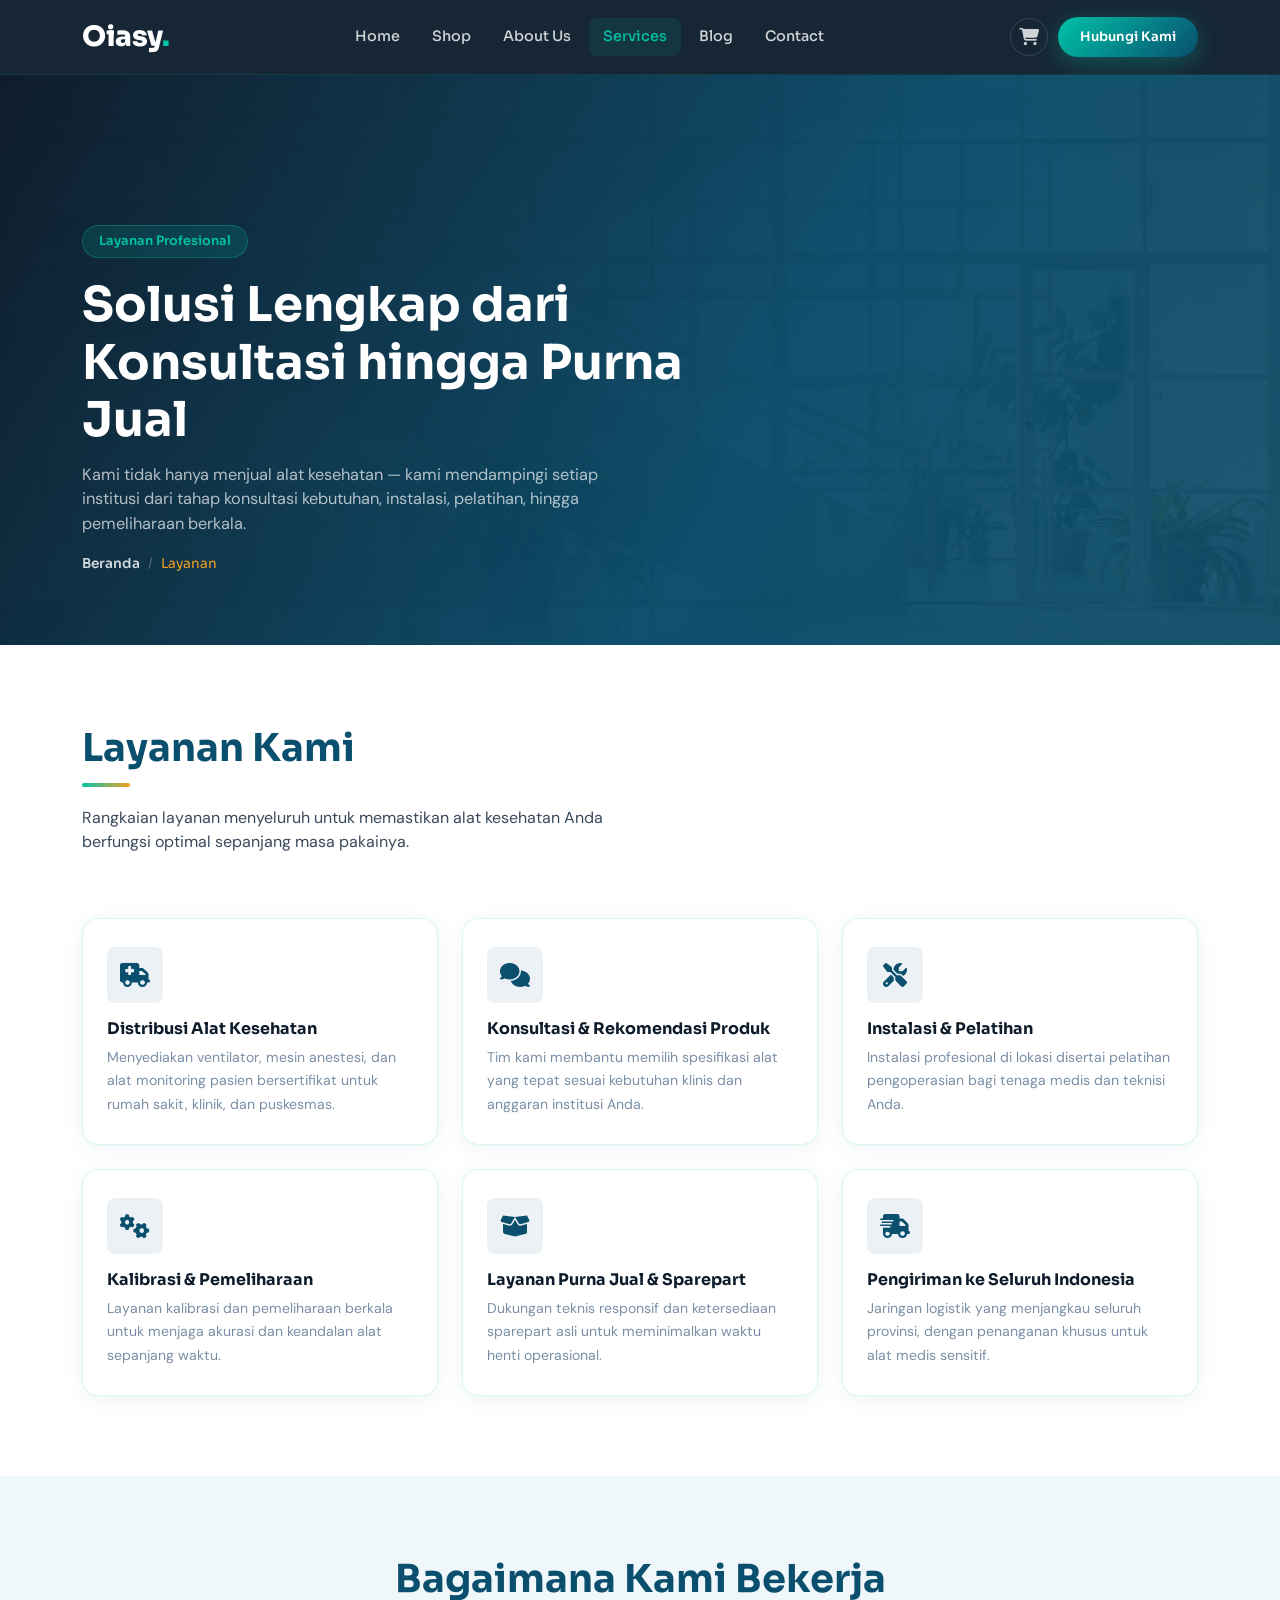
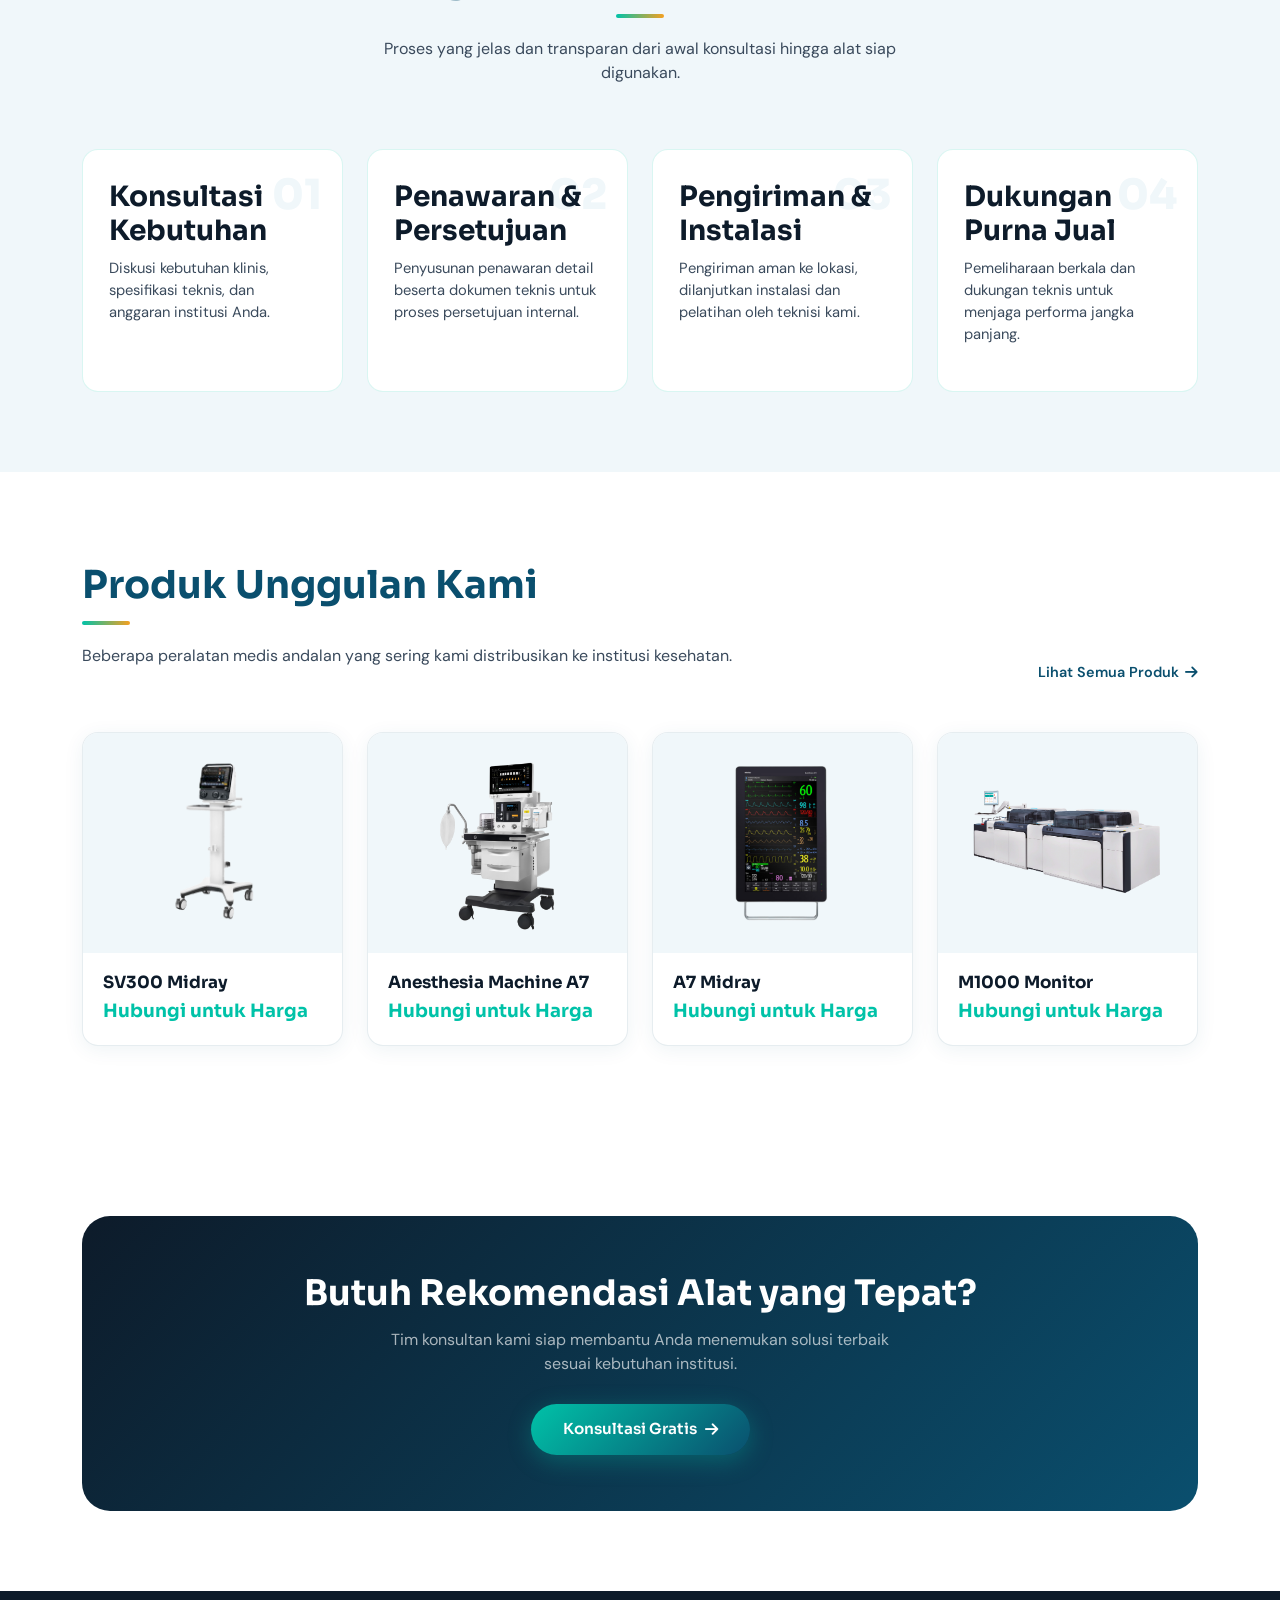
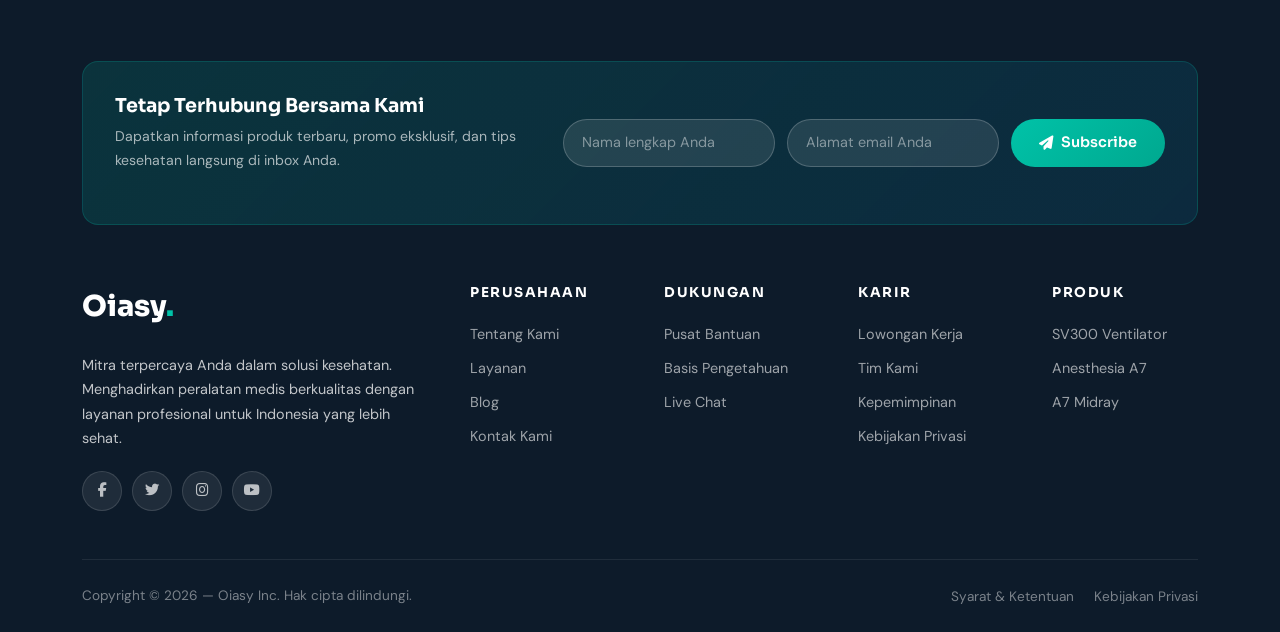
<file: services.html>
<!DOCTYPE html>
<html lang="id">
<head>
  <meta charset="UTF-8">
  <meta name="viewport" content="width=device-width, initial-scale=1.0">
  <meta name="description" content="Layanan distribusi, konsultasi, instalasi, dan purna jual alat kesehatan dari Oiasy Inc.">
  <meta name="keywords" content="medical equipment, healthcare, ventilator, anesthesia, Oiasy">
  <meta name="author" content="Oiasy Inc">
  <link rel="shortcut icon" href="Logo-Oiasy.png">
  <title>Layanan Kami — Oiasy Inc</title>

  <link rel="preconnect" href="https://fonts.googleapis.com">
  <link href="https://fonts.googleapis.com/css2?family=Sora:wght@300;400;600;700;800&family=DM+Sans:ital,wght@0,300;0,400;0,500;1,300&display=swap" rel="stylesheet">

  <link href="https://cdn.jsdelivr.net/npm/bootstrap@5.3.0/dist/css/bootstrap.min.css" rel="stylesheet">
  <link href="https://cdnjs.cloudflare.com/ajax/libs/font-awesome/6.4.0/css/all.min.css" rel="stylesheet">
  <link href="css/theme.css" rel="stylesheet">
</head>
<body>
  <!-- =====================
       NAVBAR
  ===================== -->
  <nav class="navbar-oiasy" id="mainNav">
    <div class="container">
      <div class="d-flex align-items-center justify-content-between w-100">
        <a href="index.html" class="navbar-brand-oiasy">Oiasy<span>.</span></a>

        <ul class="d-none d-md-flex list-unstyled mb-0 align-items-center gap-1" style="gap:4px !important;">
          <li><a href="index.html" class="nav-link">Home</a></li>
          <li><a href="shop.html" class="nav-link">Shop</a></li>
          <li><a href="about.html" class="nav-link">About Us</a></li>
          <li><a href="services.html" class="nav-link active">Services</a></li>
          <li><a href="blog.html" class="nav-link">Blog</a></li>
          <li><a href="contact.html" class="nav-link">Contact</a></li>
        </ul>

        <div class="d-none d-md-flex align-items-center" style="gap:10px;">
          <a href="cart.html" class="navbar-icon-link"><i class="fa fa-shopping-cart"></i></a>
          <a href="contact.html" class="btn-primary-custom" style="padding:10px 22px;font-size:0.82rem;">Hubungi Kami</a>
        </div>

        <button class="navbar-toggler d-md-none" type="button" id="mobileToggle"
          style="background:none;border:1px solid rgba(255,255,255,0.3);color:#fff;padding:8px 12px;border-radius:8px;cursor:pointer;">
          <i class="fa fa-bars"></i>
        </button>
      </div>

      <div id="mobileMenu" style="display:none;padding:16px 0 8px;">
        <ul class="list-unstyled mb-0">
          <li><a href="index.html" class="nav-link">Home</a></li>
          <li><a href="shop.html" class="nav-link">Shop</a></li>
          <li><a href="about.html" class="nav-link">About Us</a></li>
          <li><a href="services.html" class="nav-link active">Services</a></li>
          <li><a href="blog.html" class="nav-link">Blog</a></li>
          <li><a href="contact.html" class="nav-link">Contact</a></li>
        </ul>
        <div class="d-flex gap-2 ps-2 pt-3">
          <a href="cart.html" class="navbar-icon-link"><i class="fa fa-shopping-cart"></i></a>
          <a href="contact.html" class="navbar-icon-link"><i class="fa fa-comment-dots"></i></a>
        </div>
      </div>
    </div>
  </nav>

  <div class="page-hero">
    <div class="page-hero-bg" style="background-image:url('images/Main7.jpg')"></div>
    <div class="page-hero-overlay"></div>
    <div class="container">
      <div class="row">
        <div class="col-lg-7 reveal">
          <div class="page-hero-eyebrow">Layanan Profesional</div>
          <h1>Solusi Lengkap dari Konsultasi hingga Purna Jual</h1>
          <p>Kami tidak hanya menjual alat kesehatan — kami mendampingi setiap institusi dari tahap konsultasi kebutuhan, instalasi, pelatihan, hingga pemeliharaan berkala.</p>
          <div class="breadcrumb-custom"><a href="index.html">Beranda</a><span class="sep">/</span><span class="current">Layanan</span></div>
        </div>
      </div>
    </div>
  </div>

  <!-- Services grid -->
  <section class="section-pad">
    <div class="container">
      <div class="row mb-5">
        <div class="col-lg-6 reveal">
          <h2 class="section-title">Layanan Kami</h2>
          <p>Rangkaian layanan menyeluruh untuk memastikan alat kesehatan Anda berfungsi optimal sepanjang masa pakainya.</p>
        </div>
      </div>
      <div class="row g-4">
        <div class="col-md-6 col-lg-4 reveal delay-1">
          <div class="feature-card" style="height:100%">
            <div class="feature-icon"><i class="fa fa-truck-medical"></i></div>
            <h3>Distribusi Alat Kesehatan</h3>
            <p>Menyediakan ventilator, mesin anestesi, dan alat monitoring pasien bersertifikat untuk rumah sakit, klinik, dan puskesmas.</p>
          </div>
        </div>
        <div class="col-md-6 col-lg-4 reveal delay-2">
          <div class="feature-card" style="height:100%">
            <div class="feature-icon"><i class="fa fa-comments"></i></div>
            <h3>Konsultasi &amp; Rekomendasi Produk</h3>
            <p>Tim kami membantu memilih spesifikasi alat yang tepat sesuai kebutuhan klinis dan anggaran institusi Anda.</p>
          </div>
        </div>
        <div class="col-md-6 col-lg-4 reveal delay-3">
          <div class="feature-card" style="height:100%">
            <div class="feature-icon"><i class="fa fa-screwdriver-wrench"></i></div>
            <h3>Instalasi &amp; Pelatihan</h3>
            <p>Instalasi profesional di lokasi disertai pelatihan pengoperasian bagi tenaga medis dan teknisi Anda.</p>
          </div>
        </div>
        <div class="col-md-6 col-lg-4 reveal delay-4">
          <div class="feature-card" style="height:100%">
            <div class="feature-icon"><i class="fa fa-gears"></i></div>
            <h3>Kalibrasi &amp; Pemeliharaan</h3>
            <p>Layanan kalibrasi dan pemeliharaan berkala untuk menjaga akurasi dan keandalan alat sepanjang waktu.</p>
          </div>
        </div>
        <div class="col-md-6 col-lg-4 reveal delay-1">
          <div class="feature-card" style="height:100%">
            <div class="feature-icon"><i class="fa fa-box-open"></i></div>
            <h3>Layanan Purna Jual &amp; Sparepart</h3>
            <p>Dukungan teknis responsif dan ketersediaan sparepart asli untuk meminimalkan waktu henti operasional.</p>
          </div>
        </div>
        <div class="col-md-6 col-lg-4 reveal delay-2">
          <div class="feature-card" style="height:100%">
            <div class="feature-icon"><i class="fa fa-truck-fast"></i></div>
            <h3>Pengiriman ke Seluruh Indonesia</h3>
            <p>Jaringan logistik yang menjangkau seluruh provinsi, dengan penanganan khusus untuk alat medis sensitif.</p>
          </div>
        </div>
      </div>
    </div>
  </section>

  <!-- Process -->
  <section class="section-pad bg-light-section">
    <div class="container">
      <div class="row mb-5 text-center">
        <div class="col-lg-6 mx-auto reveal">
          <h2 class="section-title d-inline-block">Bagaimana Kami Bekerja</h2>
          <p>Proses yang jelas dan transparan dari awal konsultasi hingga alat siap digunakan.</p>
        </div>
      </div>
      <div class="row g-4">
        <div class="col-md-6 col-lg-3 reveal delay-1">
          <div class="value-card"><span class="num">01</span><h3>Konsultasi Kebutuhan</h3><p>Diskusi kebutuhan klinis, spesifikasi teknis, dan anggaran institusi Anda.</p></div>
        </div>
        <div class="col-md-6 col-lg-3 reveal delay-2">
          <div class="value-card"><span class="num">02</span><h3>Penawaran &amp; Persetujuan</h3><p>Penyusunan penawaran detail beserta dokumen teknis untuk proses persetujuan internal.</p></div>
        </div>
        <div class="col-md-6 col-lg-3 reveal delay-3">
          <div class="value-card"><span class="num">03</span><h3>Pengiriman &amp; Instalasi</h3><p>Pengiriman aman ke lokasi, dilanjutkan instalasi dan pelatihan oleh teknisi kami.</p></div>
        </div>
        <div class="col-md-6 col-lg-3 reveal delay-4">
          <div class="value-card"><span class="num">04</span><h3>Dukungan Purna Jual</h3><p>Pemeliharaan berkala dan dukungan teknis untuk menjaga performa jangka panjang.</p></div>
        </div>
      </div>
    </div>
  </section>

  <!-- Featured Products -->
  <section class="product-section">
    <div class="container">
      <div class="row align-items-end mb-5">
        <div class="col-lg-8 reveal">
          <h2 class="section-title">Produk Unggulan Kami</h2>
          <p>Beberapa peralatan medis andalan yang sering kami distribusikan ke institusi kesehatan.</p>
        </div>
        <div class="col-lg-4 text-lg-end reveal">
          <a href="shop.html" class="view-all-link">Lihat Semua Produk <i class="fa fa-arrow-right"></i></a>
        </div>
      </div>
      <div class="row g-4">
        <div class="col-6 col-lg-3 reveal delay-1">
          <a class="product-card" href="shop.html">
            <div class="product-thumb"><img src="images/SV300.png" alt="SV300 Midray Ventilator"></div>
            <div class="product-body"><h3>SV300 Midray</h3><span class="product-price">Hubungi untuk Harga</span></div>
          </a>
        </div>
        <div class="col-6 col-lg-3 reveal delay-2">
          <a class="product-card" href="shop.html">
            <div class="product-thumb"><img src="images/anesthesia-A7.png" alt="Anesthesia Machine A7"></div>
            <div class="product-body"><h3>Anesthesia Machine A7</h3><span class="product-price">Hubungi untuk Harga</span></div>
          </a>
        </div>
        <div class="col-6 col-lg-3 reveal delay-3">
          <a class="product-card" href="shop.html">
            <div class="product-thumb"><img src="images/7-Midray.png" alt="A7 Midray"></div>
            <div class="product-body"><h3>A7 Midray</h3><span class="product-price">Hubungi untuk Harga</span></div>
          </a>
        </div>
        <div class="col-6 col-lg-3 reveal delay-4">
          <a class="product-card" href="shop.html">
            <div class="product-thumb"><img src="images/M1000.png" alt="M1000 Patient Monitor"></div>
            <div class="product-body"><h3>M1000 Monitor</h3><span class="product-price">Hubungi untuk Harga</span></div>
          </a>
        </div>
      </div>
    </div>
  </section>

  <!-- CTA -->
  <section class="section-pad">
    <div class="container">
      <div class="reveal" style="background:linear-gradient(135deg, var(--dark), var(--primary));border-radius:28px;padding:56px;text-align:center">
        <h2 style="color:#fff;font-size:clamp(1.5rem,3.5vw,2.2rem);margin-bottom:14px">Butuh Rekomendasi Alat yang Tepat?</h2>
        <p style="color:rgba(255,255,255,.65);max-width:520px;margin:0 auto 28px">Tim konsultan kami siap membantu Anda menemukan solusi terbaik sesuai kebutuhan institusi.</p>
        <a href="contact.html" class="btn-primary-custom">Konsultasi Gratis <i class="fa fa-arrow-right"></i></a>
      </div>
    </div>
  </section>
  <!-- =====================
       FOOTER
  ===================== -->
  <footer class="footer">
    <div class="container">
      <div class="newsletter-wrap reveal">
        <div class="row align-items-center">
          <div class="col-md-5 mb-3 mb-md-0">
            <h4>Tetap Terhubung Bersama Kami</h4>
            <p>Dapatkan informasi produk terbaru, promo eksklusif, dan tips kesehatan langsung di inbox Anda.</p>
          </div>
          <div class="col-md-7">
            <form class="newsletter-form" onsubmit="return handleNewsletter(event)">
              <input type="text" placeholder="Nama lengkap Anda" required>
              <input type="email" placeholder="Alamat email Anda" required>
              <button type="submit">
                <i class="fa fa-paper-plane"></i> Subscribe
              </button>
            </form>
          </div>
        </div>
      </div>

      <div class="row g-5 mb-5">
        <div class="col-lg-4 col-md-6 reveal">
          <a href="index.html" class="footer-logo d-block mb-4">Oiasy<span>.</span></a>
          <p>Mitra terpercaya Anda dalam solusi kesehatan. Menghadirkan peralatan medis berkualitas dengan layanan profesional untuk Indonesia yang lebih sehat.</p>
          <div class="footer-social">
            <a href="https://www.facebook.com/share/1L7v6j1QcV/" aria-label="Facebook" target="_blank"><i class="fab fa-facebook-f"></i></a>
            <a href="#" aria-label="Twitter"><i class="fab fa-twitter"></i></a>
            <a href="https://www.instagram.com/oi_asy?igsh=bnY5dW92ZDlkd2Fq" aria-label="Instagram" target="_blank"><i class="fab fa-instagram"></i></a>
            <a href="#" aria-label="YouTube"><i class="fab fa-youtube"></i></a>
          </div>
        </div>

        <div class="col-lg-2 col-md-3 col-6 reveal delay-1">
          <h6 class="footer-heading">Perusahaan</h6>
          <ul class="footer-links">
            <li><a href="about.html">Tentang Kami</a></li>
            <li><a href="services.html">Layanan</a></li>
            <li><a href="blog.html">Blog</a></li>
            <li><a href="contact.html">Kontak Kami</a></li>
          </ul>
        </div>

        <div class="col-lg-2 col-md-3 col-6 reveal delay-2">
          <h6 class="footer-heading">Dukungan</h6>
          <ul class="footer-links">
            <li><a href="contact.html">Pusat Bantuan</a></li>
            <li><a href="blog.html">Basis Pengetahuan</a></li>
            <li><a href="contact.html">Live Chat</a></li>
          </ul>
        </div>

        <div class="col-lg-2 col-md-3 col-6 reveal delay-3">
          <h6 class="footer-heading">Karir</h6>
          <ul class="footer-links">
            <li><a href="#">Lowongan Kerja</a></li>
            <li><a href="about.html">Tim Kami</a></li>
            <li><a href="about.html">Kepemimpinan</a></li>
            <li><a href="#">Kebijakan Privasi</a></li>
          </ul>
        </div>

        <div class="col-lg-2 col-md-3 col-6 reveal delay-4">
          <h6 class="footer-heading">Produk</h6>
          <ul class="footer-links">
            <li><a href="shop.html">SV300 Ventilator</a></li>
            <li><a href="shop.html">Anesthesia A7</a></li>
            <li><a href="shop.html">A7 Midray</a></li>
          </ul>
        </div>
      </div>

      <div class="footer-bottom">
        <div class="row align-items-center">
          <div class="col-md-6 text-center text-md-start mb-2 mb-md-0">
            <p class="mb-0">
              Copyright &copy; <script>document.write(new Date().getFullYear())</script>
              &mdash; <a href="https://oiasy.my.id">Oiasy Inc</a>. Hak cipta dilindungi.
            </p>
          </div>
          <div class="col-md-6 text-center text-md-end">
            <a href="#" class="me-3">Syarat & Ketentuan</a>
            <a href="#">Kebijakan Privasi</a>
          </div>
        </div>
      </div>
    </div>
  </footer>

  <button id="backToTop" aria-label="Kembali ke atas">
    <i class="fa fa-chevron-up"></i>
  </button>

  <script src="https://cdn.jsdelivr.net/npm/bootstrap@5.3.0/dist/js/bootstrap.bundle.min.js"></script>
  <script>
    const nav = document.getElementById('mainNav');
    window.addEventListener('scroll', () => { nav.classList.toggle('scrolled', window.scrollY > 50); });

    document.getElementById('mobileToggle').addEventListener('click', () => {
      const menu = document.getElementById('mobileMenu');
      menu.style.display = menu.style.display === 'none' ? 'block' : 'none';
    });

    const revealEls = document.querySelectorAll('.reveal, .reveal-left, .reveal-right');
    const observer = new IntersectionObserver((entries) => {
      entries.forEach(e => { if (e.isIntersecting) { e.target.classList.add('visible'); observer.unobserve(e.target); } });
    }, { threshold: 0.12, rootMargin: '0px 0px -40px 0px' });
    revealEls.forEach(el => observer.observe(el));

    const btn = document.getElementById('backToTop');
    window.addEventListener('scroll', () => { btn.classList.toggle('visible', window.scrollY > 400); });
    btn.addEventListener('click', () => window.scrollTo({ top: 0, behavior: 'smooth' }));

    function showToast(msg){
      let t = document.getElementById('siteToast');
      if(!t){
        t = document.createElement('div');
        t.id = 'siteToast';
        t.className = 'site-toast';
        t.innerHTML = '<i class="fa fa-check-circle"></i><span></span>';
        document.body.appendChild(t);
      }
      t.querySelector('span').textContent = msg;
      t.classList.add('show');
      clearTimeout(showToast._t);
      showToast._t = setTimeout(()=>t.classList.remove('show'), 3200);
    }
    function handleNewsletter(e){
      e.preventDefault();
      showToast('Terima kasih! Anda berhasil berlangganan.');
      e.target.reset();
      return false;
    }
  </script>

</body>
</html>
</file>
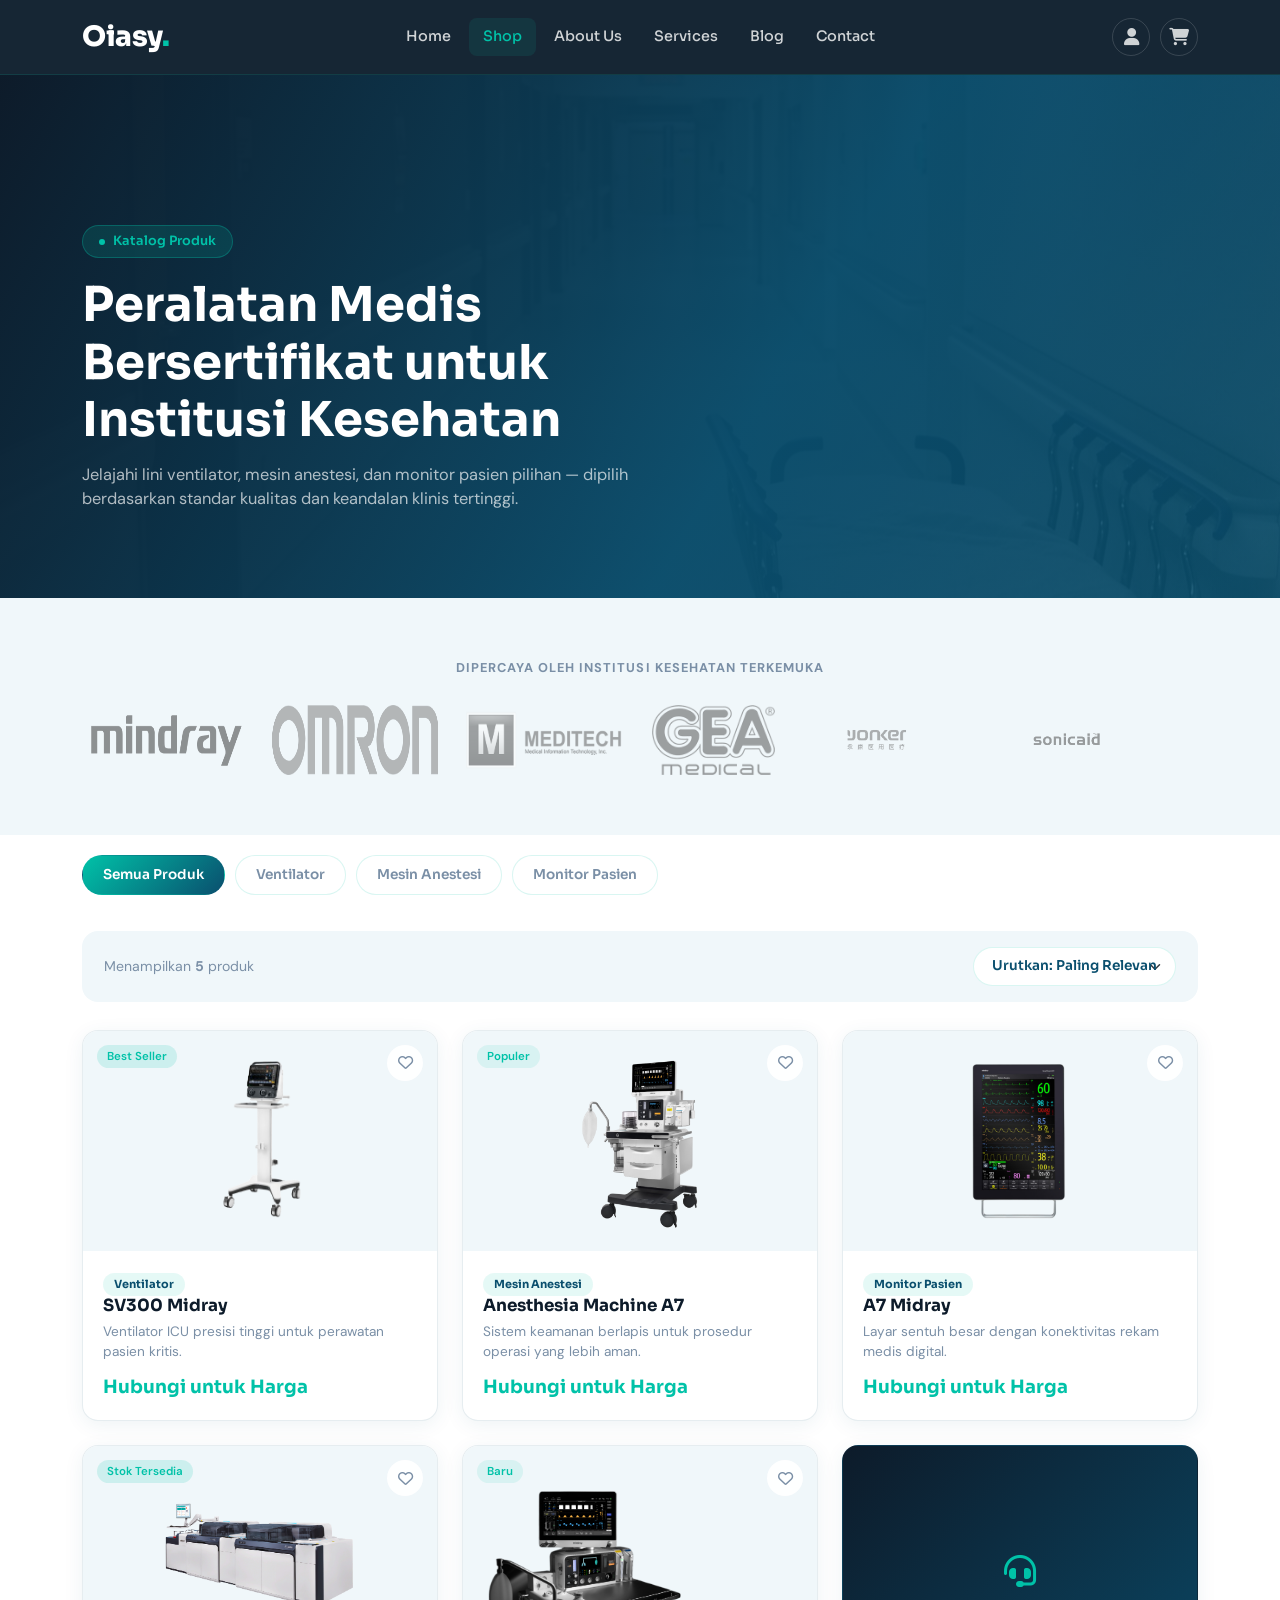
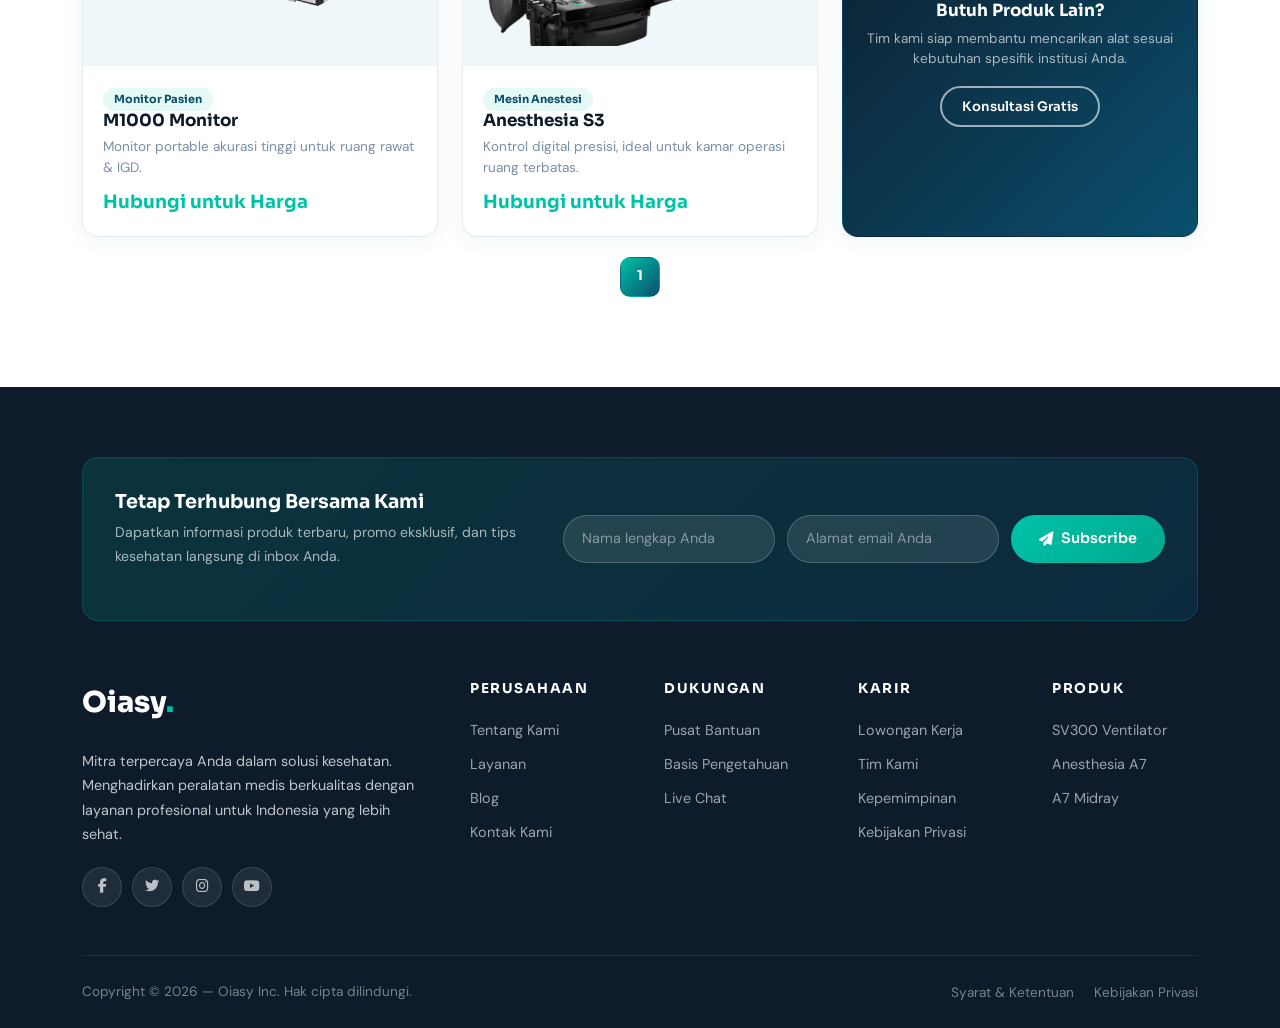
<file: shop.html>
<!DOCTYPE html>
<html lang="id">
<head>
  <meta charset="UTF-8">
  <meta name="viewport" content="width=device-width, initial-scale=1.0">
  <meta name="description" content="Katalog peralatan medis Oiasy Inc — ventilator, mesin anestesi, dan monitor pasien bersertifikat untuk institusi kesehatan.">
  <meta name="keywords" content="medical equipment, healthcare, ventilator, anesthesia, monitor pasien, Oiasy">
  <meta name="author" content="Oiasy Inc">
  <link rel="shortcut icon" href="Logo-Oiasy.png">
  <title>Katalog Produk — Oiasy Inc</title>

  <link rel="preconnect" href="https://fonts.googleapis.com">
  <link href="https://fonts.googleapis.com/css2?family=Sora:wght@300;400;600;700;800&family=DM+Sans:ital,wght@0,300;0,400;0,500;1,300&display=swap" rel="stylesheet">

  <link href="https://cdn.jsdelivr.net/npm/bootstrap@5.3.0/dist/css/bootstrap.min.css" rel="stylesheet">
  <link href="https://cdnjs.cloudflare.com/ajax/libs/font-awesome/6.4.0/css/all.min.css" rel="stylesheet">
  <link href="css/theme.css" rel="stylesheet">
</head>
<body>
  <!-- =====================
       NAVBAR
  ===================== -->
  <nav class="navbar-oiasy" id="mainNav">
    <div class="container">
      <div class="d-flex align-items-center justify-content-between w-100">
        <a href="index.html" class="navbar-brand-oiasy">Oiasy<span>.</span></a>

        <ul class="d-none d-md-flex list-unstyled mb-0 align-items-center gap-1" style="gap:4px !important;">
          <li><a href="index.html" class="nav-link">Home</a></li>
          <li><a href="shop.html" class="nav-link active">Shop</a></li>
          <li><a href="about.html" class="nav-link">About Us</a></li>
          <li><a href="services.html" class="nav-link">Services</a></li>
          <li><a href="blog.html" class="nav-link">Blog</a></li>
          <li><a href="contact.html" class="nav-link">Contact</a></li>
        </ul>

        <div class="d-none d-md-flex align-items-center" style="gap:10px;">
          <a href="#" class="navbar-icon-link"><i class="fa fa-user"></i></a>
          <a href="cart.html" class="navbar-icon-link"><i class="fa fa-shopping-cart"></i></a>
        </div>

        <button class="navbar-toggler d-md-none" type="button" id="mobileToggle"
          style="background:none;border:1px solid rgba(255,255,255,0.3);color:#fff;padding:8px 12px;border-radius:8px;cursor:pointer;">
          <i class="fa fa-bars"></i>
        </button>
      </div>

      <div id="mobileMenu" style="display:none;padding:16px 0 8px;">
        <ul class="list-unstyled mb-0">
          <li><a href="index.html" class="nav-link">Home</a></li>
          <li><a href="shop.html" class="nav-link active">Shop</a></li>
          <li><a href="about.html" class="nav-link">About Us</a></li>
          <li><a href="services.html" class="nav-link">Services</a></li>
          <li><a href="blog.html" class="nav-link">Blog</a></li>
          <li><a href="contact.html" class="nav-link">Contact</a></li>
        </ul>
        <div class="d-flex gap-2 ps-2 pt-3">
          <a href="#" class="navbar-icon-link"><i class="fa fa-user"></i></a>
          <a href="cart.html" class="navbar-icon-link"><i class="fa fa-shopping-cart"></i></a>
        </div>
      </div>
    </div>
  </nav>

  <!-- Page Hero -->
  <div class="page-hero">
    <div class="page-hero-bg" style="background-image:url('images/Main3.jpg')"></div>
    <div class="page-hero-overlay"></div>
    <div class="container">
      <div class="row">
        <div class="col-lg-7 reveal">
          <div class="page-hero-eyebrow"><span class="dot" style="width:6px;height:6px;border-radius:50%;background:var(--accent);display:inline-block"></span> Katalog Produk</div>
          <h1>Peralatan Medis Bersertifikat untuk Institusi Kesehatan</h1>
          <p>Jelajahi lini ventilator, mesin anestesi, dan monitor pasien pilihan — dipilih berdasarkan standar kualitas dan keandalan klinis tertinggi.</p>
        </div>
      </div>
    </div>
  </div>

  <!-- Trusted Clients -->
  <section class="clients-section">
    <div class="container">
      <p class="text-center reveal" style="font-size:.8rem;font-weight:700;letter-spacing:.08em;text-transform:uppercase;color:var(--text-muted);margin-bottom:28px">Dipercaya oleh Institusi Kesehatan Terkemuka</p>
      <div class="row gy-4 align-items-center reveal">
        <div class="col-6 col-md-2"><img src="images/clients/client-1.png" class="img-fluid client-logo-wrap" alt="Klien 1"></div>
        <div class="col-6 col-md-2"><img src="images/clients/client-2.png" class="img-fluid client-logo-wrap" alt="Klien 2"></div>
        <div class="col-6 col-md-2"><img src="images/clients/client-3.png" class="img-fluid client-logo-wrap" alt="Klien 3"></div>
        <div class="col-6 col-md-2"><img src="images/clients/client-4.png" class="img-fluid client-logo-wrap" alt="Klien 4"></div>
        <div class="col-6 col-md-2"><img src="images/clients/client-5.png" class="img-fluid client-logo-wrap" alt="Klien 5"></div>
        <div class="col-6 col-md-2"><img src="images/clients/client-6.png" class="img-fluid client-logo-wrap" alt="Klien 6"></div>
      </div>
    </div>
  </section>

  <!-- Shop Grid -->
  <section class="product-section" style="padding-top:20px">
    <div class="container">

      <!-- Category filter -->
      <div class="chip-row reveal">
        <button class="chip active">Semua Produk</button>
        <button class="chip">Ventilator</button>
        <button class="chip">Mesin Anestesi</button>
        <button class="chip">Monitor Pasien</button>
      </div>

      <div class="shop-toolbar reveal">
        <span class="result-count">Menampilkan <strong>5</strong> produk</span>
        <select class="form-select" aria-label="Urutkan produk">
          <option>Urutkan: Paling Relevan</option>
          <option>Nama: A–Z</option>
          <option>Terbaru</option>
        </select>
      </div>

      <div class="row g-4">

        <div class="col-6 col-lg-4 reveal delay-1">
          <a class="product-card" href="#" style="position:relative">
            <span class="product-badge stock">Best Seller</span>
            <button type="button" class="product-wishlist" aria-label="Simpan ke wishlist"><i class="fa-regular fa-heart"></i></button>
            <div class="product-thumb"><img src="images/SV300.png" alt="SV300 Midray Ventilator ICU"></div>
            <div class="product-body">
              <span class="tag-chip">Ventilator</span>
              <h3>SV300 Midray</h3>
              <p style="font-size:.85rem;color:var(--text-muted);margin:6px 0 10px">Ventilator ICU presisi tinggi untuk perawatan pasien kritis.</p>
              <span class="product-price">Hubungi untuk Harga</span>
            </div>
          </a>
        </div>

        <div class="col-6 col-lg-4 reveal delay-2">
          <a class="product-card" href="#" style="position:relative">
            <span class="product-badge">Populer</span>
            <button type="button" class="product-wishlist" aria-label="Simpan ke wishlist"><i class="fa-regular fa-heart"></i></button>
            <div class="product-thumb"><img src="images/anesthesia-A7.png" alt="Anesthesia Machine A7"></div>
            <div class="product-body">
              <span class="tag-chip">Mesin Anestesi</span>
              <h3>Anesthesia Machine A7</h3>
              <p style="font-size:.85rem;color:var(--text-muted);margin:6px 0 10px">Sistem keamanan berlapis untuk prosedur operasi yang lebih aman.</p>
              <span class="product-price">Hubungi untuk Harga</span>
            </div>
          </a>
        </div>

        <div class="col-6 col-lg-4 reveal delay-3">
          <a class="product-card" href="#" style="position:relative">
            <button type="button" class="product-wishlist" aria-label="Simpan ke wishlist"><i class="fa-regular fa-heart"></i></button>
            <div class="product-thumb"><img src="images/7-Midray.png" alt="A7 Midray Patient Monitor"></div>
            <div class="product-body">
              <span class="tag-chip">Monitor Pasien</span>
              <h3>A7 Midray</h3>
              <p style="font-size:.85rem;color:var(--text-muted);margin:6px 0 10px">Layar sentuh besar dengan konektivitas rekam medis digital.</p>
              <span class="product-price">Hubungi untuk Harga</span>
            </div>
          </a>
        </div>

        <div class="col-6 col-lg-4 reveal delay-1">
          <a class="product-card" href="#" style="position:relative">
            <span class="product-badge stock">Stok Tersedia</span>
            <button type="button" class="product-wishlist" aria-label="Simpan ke wishlist"><i class="fa-regular fa-heart"></i></button>
            <div class="product-thumb"><img src="images/M1000.png" alt="M1000 Patient Monitor"></div>
            <div class="product-body">
              <span class="tag-chip">Monitor Pasien</span>
              <h3>M1000 Monitor</h3>
              <p style="font-size:.85rem;color:var(--text-muted);margin:6px 0 10px">Monitor portable akurasi tinggi untuk ruang rawat & IGD.</p>
              <span class="product-price">Hubungi untuk Harga</span>
            </div>
          </a>
        </div>

        <div class="col-6 col-lg-4 reveal delay-2">
          <a class="product-card" href="#" style="position:relative">
            <span class="product-badge">Baru</span>
            <button type="button" class="product-wishlist" aria-label="Simpan ke wishlist"><i class="fa-regular fa-heart"></i></button>
            <div class="product-thumb"><img src="images/Anesthesia-S3.png" alt="Anesthesia S3 Workstation"></div>
            <div class="product-body">
              <span class="tag-chip">Mesin Anestesi</span>
              <h3>Anesthesia S3</h3>
              <p style="font-size:.85rem;color:var(--text-muted);margin:6px 0 10px">Kontrol digital presisi, ideal untuk kamar operasi ruang terbatas.</p>
              <span class="product-price">Hubungi untuk Harga</span>
            </div>
          </a>
        </div>

        <div class="col-6 col-lg-4 reveal delay-3">
          <div class="product-card" style="display:flex;flex-direction:column;align-items:center;justify-content:center;text-align:center;padding:40px 24px;background:linear-gradient(135deg, var(--dark), var(--primary));min-height:100%">
            <i class="fa fa-headset" style="font-size:2rem;color:var(--accent);margin-bottom:14px"></i>
            <h3 style="color:#fff;font-size:1.05rem;margin-bottom:8px">Butuh Produk Lain?</h3>
            <p style="color:rgba(255,255,255,.65);font-size:.85rem;margin-bottom:16px">Tim kami siap membantu mencarikan alat sesuai kebutuhan spesifik institusi Anda.</p>
            <a href="contact.html" class="btn-outline-custom" style="padding:9px 20px;font-size:.82rem">Konsultasi Gratis</a>
          </div>
        </div>

      </div>

      <div class="pagination-custom reveal">
        <a href="#" class="active">1</a>
      </div>
    </div>
  </section>

  <!-- =====================
       FOOTER
  ===================== -->
  <footer class="footer">
    <div class="container">
      <div class="newsletter-wrap reveal">
        <div class="row align-items-center">
          <div class="col-md-5 mb-3 mb-md-0">
            <h4>Tetap Terhubung Bersama Kami</h4>
            <p>Dapatkan informasi produk terbaru, promo eksklusif, dan tips kesehatan langsung di inbox Anda.</p>
          </div>
          <div class="col-md-7">
            <form class="newsletter-form" onsubmit="return handleNewsletter(event)">
              <input type="text" placeholder="Nama lengkap Anda" required>
              <input type="email" placeholder="Alamat email Anda" required>
              <button type="submit">
                <i class="fa fa-paper-plane"></i> Subscribe
              </button>
            </form>
          </div>
        </div>
      </div>

      <div class="row g-5 mb-5">
        <div class="col-lg-4 col-md-6 reveal">
          <a href="index.html" class="footer-logo d-block mb-4">Oiasy<span>.</span></a>
          <p>Mitra terpercaya Anda dalam solusi kesehatan. Menghadirkan peralatan medis berkualitas dengan layanan profesional untuk Indonesia yang lebih sehat.</p>
          <div class="footer-social">
            <a href="https://www.facebook.com/share/1L7v6j1QcV/" aria-label="Facebook" target="_blank"><i class="fab fa-facebook-f"></i></a>
            <a href="#" aria-label="Twitter"><i class="fab fa-twitter"></i></a>
            <a href="https://www.instagram.com/oi_asy?igsh=bnY5dW92ZDlkd2Fq" aria-label="Instagram" target="_blank"><i class="fab fa-instagram"></i></a>
            <a href="#" aria-label="YouTube"><i class="fab fa-youtube"></i></a>
          </div>
        </div>

        <div class="col-lg-2 col-md-3 col-6 reveal delay-1">
          <h6 class="footer-heading">Perusahaan</h6>
          <ul class="footer-links">
            <li><a href="about.html">Tentang Kami</a></li>
            <li><a href="services.html">Layanan</a></li>
            <li><a href="blog.html">Blog</a></li>
            <li><a href="contact.html">Kontak Kami</a></li>
          </ul>
        </div>

        <div class="col-lg-2 col-md-3 col-6 reveal delay-2">
          <h6 class="footer-heading">Dukungan</h6>
          <ul class="footer-links">
            <li><a href="contact.html">Pusat Bantuan</a></li>
            <li><a href="blog.html">Basis Pengetahuan</a></li>
            <li><a href="contact.html">Live Chat</a></li>
          </ul>
        </div>

        <div class="col-lg-2 col-md-3 col-6 reveal delay-3">
          <h6 class="footer-heading">Karir</h6>
          <ul class="footer-links">
            <li><a href="#">Lowongan Kerja</a></li>
            <li><a href="about.html">Tim Kami</a></li>
            <li><a href="about.html">Kepemimpinan</a></li>
            <li><a href="#">Kebijakan Privasi</a></li>
          </ul>
        </div>

        <div class="col-lg-2 col-md-3 col-6 reveal delay-4">
          <h6 class="footer-heading">Produk</h6>
          <ul class="footer-links">
            <li><a href="shop.html">SV300 Ventilator</a></li>
            <li><a href="shop.html">Anesthesia A7</a></li>
            <li><a href="shop.html">A7 Midray</a></li>
          </ul>
        </div>
      </div>

      <div class="footer-bottom">
        <div class="row align-items-center">
          <div class="col-md-6 text-center text-md-start mb-2 mb-md-0">
            <p class="mb-0">
              Copyright &copy; <script>document.write(new Date().getFullYear())</script>
              &mdash; <a href="https://oiasy.my.id">Oiasy Inc</a>. Hak cipta dilindungi.
            </p>
          </div>
          <div class="col-md-6 text-center text-md-end">
            <a href="#" class="me-3">Syarat & Ketentuan</a>
            <a href="#">Kebijakan Privasi</a>
          </div>
        </div>
      </div>
    </div>
  </footer>

  <button id="backToTop" aria-label="Kembali ke atas">
    <i class="fa fa-chevron-up"></i>
  </button>

  <script src="https://cdn.jsdelivr.net/npm/bootstrap@5.3.0/dist/js/bootstrap.bundle.min.js"></script>
  <script>
    const nav = document.getElementById('mainNav');
    window.addEventListener('scroll', () => { nav.classList.toggle('scrolled', window.scrollY > 50); });

    document.getElementById('mobileToggle').addEventListener('click', () => {
      const menu = document.getElementById('mobileMenu');
      menu.style.display = menu.style.display === 'none' ? 'block' : 'none';
    });

    const revealEls = document.querySelectorAll('.reveal, .reveal-left, .reveal-right');
    const observer = new IntersectionObserver((entries) => {
      entries.forEach(e => { if (e.isIntersecting) { e.target.classList.add('visible'); observer.unobserve(e.target); } });
    }, { threshold: 0.12, rootMargin: '0px 0px -40px 0px' });
    revealEls.forEach(el => observer.observe(el));

    const btn = document.getElementById('backToTop');
    window.addEventListener('scroll', () => { btn.classList.toggle('visible', window.scrollY > 400); });
    btn.addEventListener('click', () => window.scrollTo({ top: 0, behavior: 'smooth' }));

    document.querySelectorAll('.chip').forEach(p => {
      p.addEventListener('click', () => {
        document.querySelectorAll('.chip').forEach(x => x.classList.remove('active'));
        p.classList.add('active');
      });
    });

    document.querySelectorAll('.product-wishlist').forEach(b => {
      b.addEventListener('click', (e) => {
        e.preventDefault();
        b.querySelector('i').classList.toggle('fa-regular');
        b.querySelector('i').classList.toggle('fa-solid');
        b.style.color = b.querySelector('i').classList.contains('fa-solid') ? '#e0507a' : '';
      });
    });

    function showToast(msg){
      let t = document.getElementById('siteToast');
      if(!t){
        t = document.createElement('div');
        t.id = 'siteToast';
        t.className = 'site-toast';
        t.innerHTML = '<i class="fa fa-check-circle"></i><span></span>';
        document.body.appendChild(t);
      }
      t.querySelector('span').textContent = msg;
      t.classList.add('show');
      clearTimeout(showToast._t);
      showToast._t = setTimeout(()=>t.classList.remove('show'), 3200);
    }
    function handleNewsletter(e){
      e.preventDefault();
      showToast('Terima kasih! Anda berhasil berlangganan.');
      e.target.reset();
      return false;
    }
  </script>

</body>
</html>
</file>
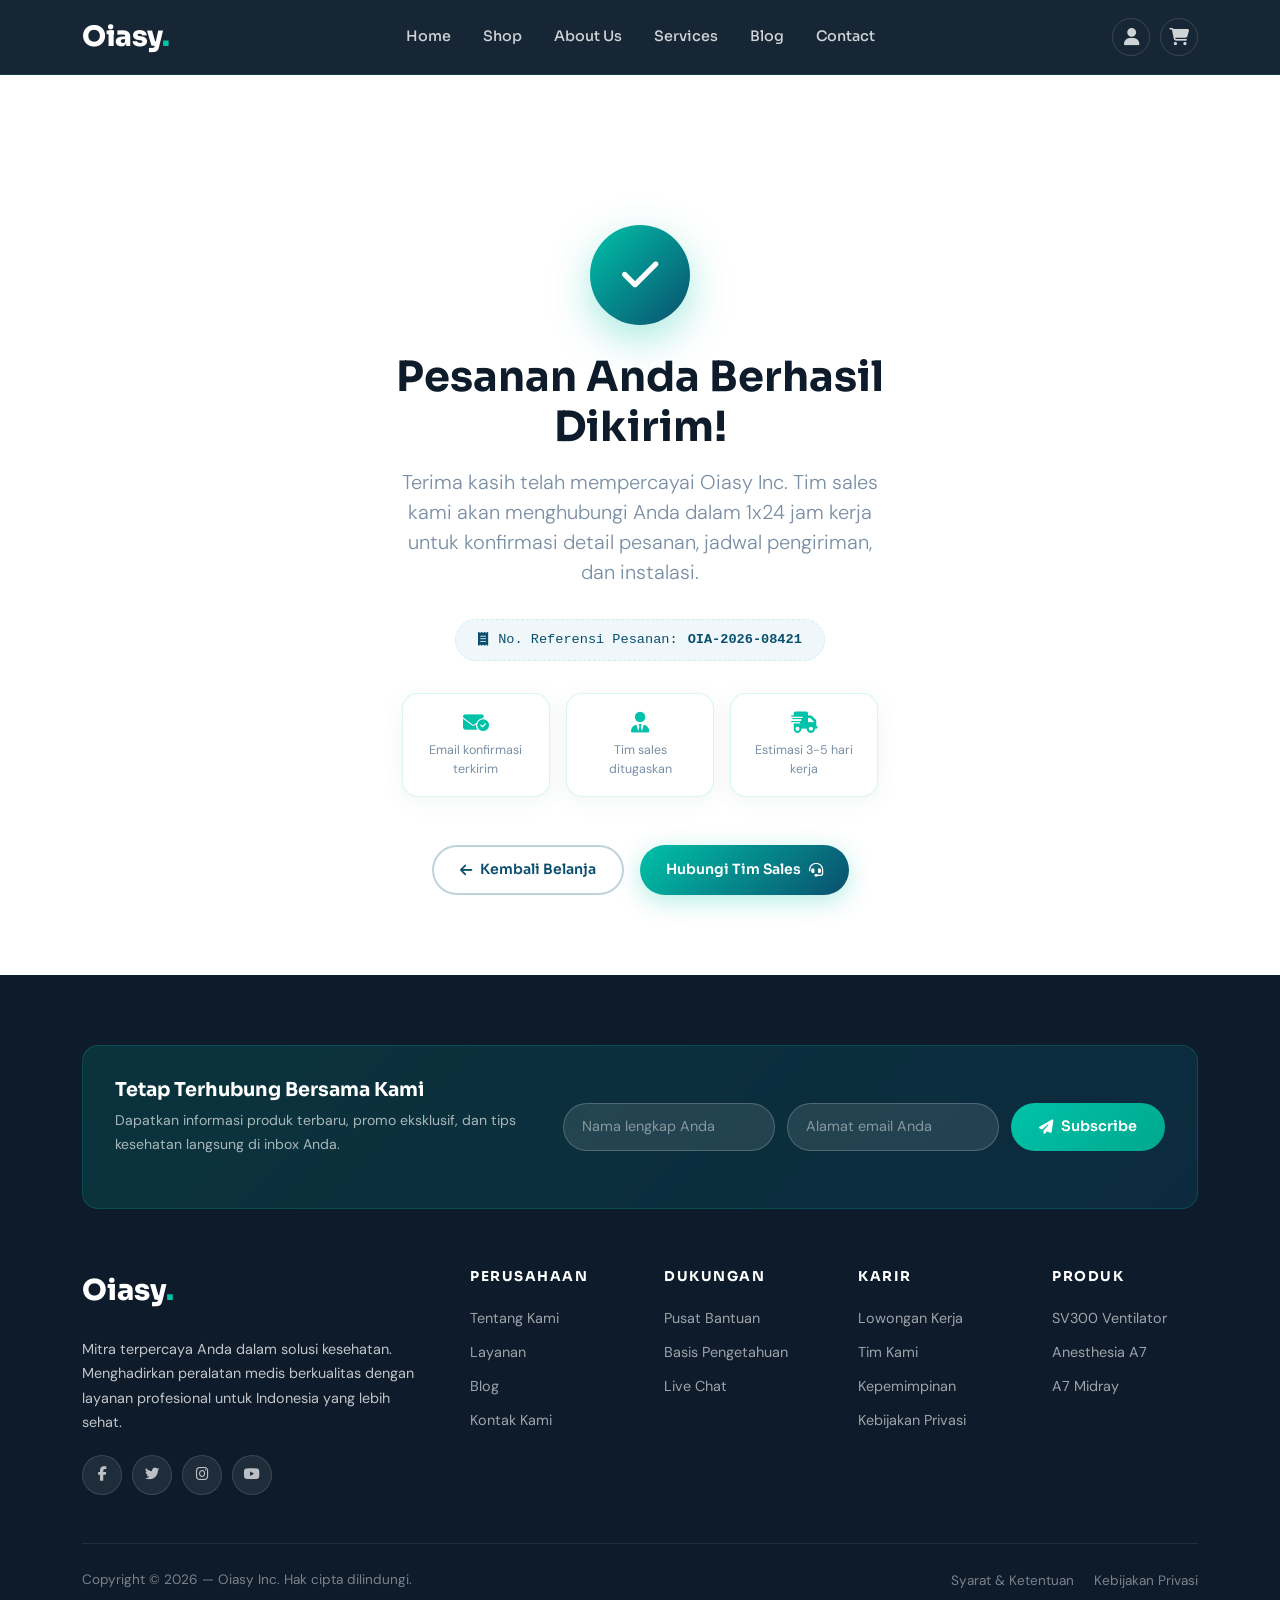
<file: thankyou.html>
<!DOCTYPE html>
<html lang="id">
<head>
  <meta charset="UTF-8">
  <meta name="viewport" content="width=device-width, initial-scale=1.0">
  <meta name="description" content="Pesanan Anda berhasil dikirim ke tim Oiasy Inc.">
  <meta name="author" content="Oiasy Inc">
  <link rel="shortcut icon" href="Logo-Oiasy.png">
  <title>Terima Kasih — Oiasy Inc</title>

  <link rel="preconnect" href="https://fonts.googleapis.com">
  <link href="https://fonts.googleapis.com/css2?family=Sora:wght@300;400;600;700;800&family=DM+Sans:ital,wght@0,300;0,400;0,500;1,300&display=swap" rel="stylesheet">

  <link href="https://cdn.jsdelivr.net/npm/bootstrap@5.3.0/dist/css/bootstrap.min.css" rel="stylesheet">
  <link href="https://cdnjs.cloudflare.com/ajax/libs/font-awesome/6.4.0/css/all.min.css" rel="stylesheet">
  <link href="css/theme.css" rel="stylesheet">
</head>
<body>
  <!-- =====================
       NAVBAR
  ===================== -->
  <nav class="navbar-oiasy" id="mainNav">
    <div class="container">
      <div class="d-flex align-items-center justify-content-between w-100">
        <a href="index.html" class="navbar-brand-oiasy">Oiasy<span>.</span></a>

        <ul class="d-none d-md-flex list-unstyled mb-0 align-items-center gap-1" style="gap:4px !important;">
          <li><a href="index.html" class="nav-link">Home</a></li>
          <li><a href="shop.html" class="nav-link">Shop</a></li>
          <li><a href="about.html" class="nav-link">About Us</a></li>
          <li><a href="services.html" class="nav-link">Services</a></li>
          <li><a href="blog.html" class="nav-link">Blog</a></li>
          <li><a href="contact.html" class="nav-link">Contact</a></li>
        </ul>

        <div class="d-none d-md-flex align-items-center" style="gap:10px;">
          <a href="#" class="navbar-icon-link"><i class="fa fa-user"></i></a>
          <a href="cart.html" class="navbar-icon-link"><i class="fa fa-shopping-cart"></i></a>
        </div>

        <button class="navbar-toggler d-md-none" type="button" id="mobileToggle"
          style="background:none;border:1px solid rgba(255,255,255,0.3);color:#fff;padding:8px 12px;border-radius:8px;cursor:pointer;">
          <i class="fa fa-bars"></i>
        </button>
      </div>

      <div id="mobileMenu" style="display:none;padding:16px 0 8px;">
        <ul class="list-unstyled mb-0">
          <li><a href="index.html" class="nav-link">Home</a></li>
          <li><a href="shop.html" class="nav-link">Shop</a></li>
          <li><a href="about.html" class="nav-link">About Us</a></li>
          <li><a href="services.html" class="nav-link">Services</a></li>
          <li><a href="blog.html" class="nav-link">Blog</a></li>
          <li><a href="contact.html" class="nav-link">Contact</a></li>
        </ul>
        <div class="d-flex gap-2 ps-2 pt-3">
          <a href="#" class="navbar-icon-link"><i class="fa fa-user"></i></a>
          <a href="cart.html" class="navbar-icon-link"><i class="fa fa-shopping-cart"></i></a>
        </div>
      </div>
    </div>
  </nav>

  <div class="thankyou-wrap" style="padding-top:150px">
    <div class="container">
      <div class="row">
        <div class="col-lg-7 mx-auto">
          <span class="thankyou-icon"><i class="fa fa-check"></i></span>
          <h1>Pesanan Anda Berhasil Dikirim!</h1>
          <p class="lead">Terima kasih telah mempercayai Oiasy Inc. Tim sales kami akan menghubungi Anda dalam 1x24 jam kerja untuk konfirmasi detail pesanan, jadwal pengiriman, dan instalasi.</p>

          <div class="order-ref">
            <i class="fa fa-receipt"></i> No. Referensi Pesanan: <strong>OIA-2026-08421</strong>
          </div>

          <div class="row g-3 justify-content-center mb-5">
            <div class="col-6 col-md-3">
              <div class="form-card" style="padding:18px;text-align:center">
                <i class="fa fa-envelope-circle-check" style="color:var(--accent);font-size:1.3rem;margin-bottom:8px"></i>
                <div style="font-size:.78rem;color:var(--text-muted)">Email konfirmasi terkirim</div>
              </div>
            </div>
            <div class="col-6 col-md-3">
              <div class="form-card" style="padding:18px;text-align:center">
                <i class="fa fa-user-tie" style="color:var(--accent);font-size:1.3rem;margin-bottom:8px"></i>
                <div style="font-size:.78rem;color:var(--text-muted)">Tim sales ditugaskan</div>
              </div>
            </div>
            <div class="col-6 col-md-3">
              <div class="form-card" style="padding:18px;text-align:center">
                <i class="fa fa-truck-fast" style="color:var(--accent);font-size:1.3rem;margin-bottom:8px"></i>
                <div style="font-size:.78rem;color:var(--text-muted)">Estimasi 3-5 hari kerja</div>
              </div>
            </div>
          </div>

          <div class="d-flex gap-3 justify-content-center flex-wrap">
            <a href="shop.html" class="btn-outline-custom" style="color:var(--primary);border-color:rgba(10,79,110,.25);padding:12px 26px;font-size:.88rem"><i class="fa fa-arrow-left"></i> Kembali Belanja</a>
            <a href="contact.html" class="btn-primary-custom" style="padding:12px 26px;font-size:.88rem">Hubungi Tim Sales <i class="fa fa-headset"></i></a>
          </div>
        </div>
      </div>
    </div>
  </div>

  <!-- =====================
       FOOTER
  ===================== -->
  <footer class="footer">
    <div class="container">
      <div class="newsletter-wrap reveal">
        <div class="row align-items-center">
          <div class="col-md-5 mb-3 mb-md-0">
            <h4>Tetap Terhubung Bersama Kami</h4>
            <p>Dapatkan informasi produk terbaru, promo eksklusif, dan tips kesehatan langsung di inbox Anda.</p>
          </div>
          <div class="col-md-7">
            <form class="newsletter-form" onsubmit="return handleNewsletter(event)">
              <input type="text" placeholder="Nama lengkap Anda" required>
              <input type="email" placeholder="Alamat email Anda" required>
              <button type="submit">
                <i class="fa fa-paper-plane"></i> Subscribe
              </button>
            </form>
          </div>
        </div>
      </div>

      <div class="row g-5 mb-5">
        <div class="col-lg-4 col-md-6 reveal">
          <a href="index.html" class="footer-logo d-block mb-4">Oiasy<span>.</span></a>
          <p>Mitra terpercaya Anda dalam solusi kesehatan. Menghadirkan peralatan medis berkualitas dengan layanan profesional untuk Indonesia yang lebih sehat.</p>
          <div class="footer-social">
            <a href="https://www.facebook.com/share/1L7v6j1QcV/" aria-label="Facebook" target="_blank"><i class="fab fa-facebook-f"></i></a>
            <a href="#" aria-label="Twitter"><i class="fab fa-twitter"></i></a>
            <a href="https://www.instagram.com/oi_asy?igsh=bnY5dW92ZDlkd2Fq" aria-label="Instagram" target="_blank"><i class="fab fa-instagram"></i></a>
            <a href="#" aria-label="YouTube"><i class="fab fa-youtube"></i></a>
          </div>
        </div>

        <div class="col-lg-2 col-md-3 col-6 reveal delay-1">
          <h6 class="footer-heading">Perusahaan</h6>
          <ul class="footer-links">
            <li><a href="about.html">Tentang Kami</a></li>
            <li><a href="services.html">Layanan</a></li>
            <li><a href="blog.html">Blog</a></li>
            <li><a href="contact.html">Kontak Kami</a></li>
          </ul>
        </div>

        <div class="col-lg-2 col-md-3 col-6 reveal delay-2">
          <h6 class="footer-heading">Dukungan</h6>
          <ul class="footer-links">
            <li><a href="contact.html">Pusat Bantuan</a></li>
            <li><a href="blog.html">Basis Pengetahuan</a></li>
            <li><a href="contact.html">Live Chat</a></li>
          </ul>
        </div>

        <div class="col-lg-2 col-md-3 col-6 reveal delay-3">
          <h6 class="footer-heading">Karir</h6>
          <ul class="footer-links">
            <li><a href="#">Lowongan Kerja</a></li>
            <li><a href="about.html">Tim Kami</a></li>
            <li><a href="about.html">Kepemimpinan</a></li>
            <li><a href="#">Kebijakan Privasi</a></li>
          </ul>
        </div>

        <div class="col-lg-2 col-md-3 col-6 reveal delay-4">
          <h6 class="footer-heading">Produk</h6>
          <ul class="footer-links">
            <li><a href="shop.html">SV300 Ventilator</a></li>
            <li><a href="shop.html">Anesthesia A7</a></li>
            <li><a href="shop.html">A7 Midray</a></li>
          </ul>
        </div>
      </div>

      <div class="footer-bottom">
        <div class="row align-items-center">
          <div class="col-md-6 text-center text-md-start mb-2 mb-md-0">
            <p class="mb-0">
              Copyright &copy; <script>document.write(new Date().getFullYear())</script>
              &mdash; <a href="https://oiasy.my.id">Oiasy Inc</a>. Hak cipta dilindungi.
            </p>
          </div>
          <div class="col-md-6 text-center text-md-end">
            <a href="#" class="me-3">Syarat & Ketentuan</a>
            <a href="#">Kebijakan Privasi</a>
          </div>
        </div>
      </div>
    </div>
  </footer>

  <button id="backToTop" aria-label="Kembali ke atas">
    <i class="fa fa-chevron-up"></i>
  </button>

  <script src="https://cdn.jsdelivr.net/npm/bootstrap@5.3.0/dist/js/bootstrap.bundle.min.js"></script>
  <script>
    const nav = document.getElementById('mainNav');
    window.addEventListener('scroll', () => { nav.classList.toggle('scrolled', window.scrollY > 50); });

    document.getElementById('mobileToggle').addEventListener('click', () => {
      const menu = document.getElementById('mobileMenu');
      menu.style.display = menu.style.display === 'none' ? 'block' : 'none';
    });

    const revealEls = document.querySelectorAll('.reveal, .reveal-left, .reveal-right');
    const observer = new IntersectionObserver((entries) => {
      entries.forEach(e => { if (e.isIntersecting) { e.target.classList.add('visible'); observer.unobserve(e.target); } });
    }, { threshold: 0.12, rootMargin: '0px 0px -40px 0px' });
    revealEls.forEach(el => observer.observe(el));

    const btn = document.getElementById('backToTop');
    window.addEventListener('scroll', () => { btn.classList.toggle('visible', window.scrollY > 400); });
    btn.addEventListener('click', () => window.scrollTo({ top: 0, behavior: 'smooth' }));

    function showToast(msg){
      let t = document.getElementById('siteToast');
      if(!t){
        t = document.createElement('div');
        t.id = 'siteToast';
        t.className = 'site-toast';
        t.innerHTML = '<i class="fa fa-check-circle"></i><span></span>';
        document.body.appendChild(t);
      }
      t.querySelector('span').textContent = msg;
      t.classList.add('show');
      clearTimeout(showToast._t);
      showToast._t = setTimeout(()=>t.classList.remove('show'), 3200);
    }
    function handleNewsletter(e){
      e.preventDefault();
      showToast('Terima kasih! Anda berhasil berlangganan.');
      e.target.reset();
      return false;
    }
  </script>

</body>
</html>
</file>
<file: css/theme.css>
/* ===========================
       CSS VARIABLES & RESET
    =========================== */
    :root {
      --primary:    #0a4f6e;
      --accent:     #00c2a8;
      --accent2:    #f4a021;
      --dark:       #0d1b2a;
      --light:      #f0f7fa;
      --white:      #ffffff;
      --text:       #3a4a5c;
      --text-muted: #7a8fa6;
      --border:     rgba(0,194,168,0.15);
      --shadow:     0 8px 40px rgba(10,79,110,0.12);
      --shadow-lg:  0 20px 60px rgba(10,79,110,0.18);
      --radius:     16px;
      --radius-sm:  8px;
      --transition: all 0.4s cubic-bezier(0.25, 0.8, 0.25, 1);
    }

    *, *::before, *::after { box-sizing: border-box; margin: 0; padding: 0; }

    html { scroll-behavior: smooth; }

    body {
      font-family: 'DM Sans', sans-serif;
      font-size: 16px;
      color: var(--text);
      background: var(--white);
      overflow-x: hidden;
    }

    h1, h2, h3, h4 {
      font-family: 'Sora', sans-serif;
      font-weight: 700;
      color: var(--dark);
      line-height: 1.2;
    }

    img { max-width: 100%; display: block; }
    a { text-decoration: none; transition: var(--transition); }

    /* ===========================
       SCROLL REVEAL ANIMATIONS
    =========================== */
    .reveal {
      opacity: 0;
      transform: translateY(36px);
      transition: opacity 0.7s ease, transform 0.7s ease;
    }
    .reveal.visible {
      opacity: 1;
      transform: translateY(0);
    }
    .reveal-left  { opacity:0; transform:translateX(-40px); transition:opacity 0.7s ease,transform 0.7s ease; }
    .reveal-right { opacity:0; transform:translateX(40px);  transition:opacity 0.7s ease,transform 0.7s ease; }
    .reveal-left.visible,
    .reveal-right.visible { opacity:1; transform:translateX(0); }

    .delay-1 { transition-delay: 0.1s; }
    .delay-2 { transition-delay: 0.2s; }
    .delay-3 { transition-delay: 0.3s; }
    .delay-4 { transition-delay: 0.4s; }

    /* ===========================
       SECTION TITLES
    =========================== */
    .section-title {
      font-size: clamp(1.6rem, 3.5vw, 2.4rem);
      color: var(--primary);
      position: relative;
      padding-bottom: 16px;
      margin-bottom: 1.2rem;
    }
    .section-title::after {
      content: '';
      position: absolute;
      left: 0;
      bottom: 0;
      width: 48px;
      height: 4px;
      background: linear-gradient(90deg, var(--accent), var(--accent2));
      border-radius: 4px;
    }
    .text-center .section-title::after { left: 50%; transform: translateX(-50%); }

    /* ===========================
       BUTTONS
    =========================== */
    .btn-primary-custom {
      background: linear-gradient(135deg, var(--accent), var(--primary));
      color: var(--white);
      padding: 14px 32px;
      border-radius: 50px;
      font-family: 'Sora', sans-serif;
      font-weight: 600;
      font-size: 0.95rem;
      border: none;
      display: inline-flex;
      align-items: center;
      gap: 8px;
      box-shadow: 0 6px 24px rgba(0,194,168,0.3);
      transition: var(--transition);
    }
    .btn-primary-custom:hover {
      transform: translateY(-3px);
      box-shadow: 0 12px 32px rgba(0,194,168,0.45);
      color: var(--white);
    }

    .btn-outline-custom {
      background: transparent;
      color: var(--white);
      padding: 13px 32px;
      border-radius: 50px;
      font-family: 'Sora', sans-serif;
      font-weight: 600;
      font-size: 0.95rem;
      border: 2px solid rgba(255,255,255,0.6);
      display: inline-flex;
      align-items: center;
      gap: 8px;
      transition: var(--transition);
    }
    .btn-outline-custom:hover {
      background: var(--white);
      color: var(--primary);
      border-color: var(--white);
      transform: translateY(-3px);
    }

    .btn-accent {
      background: linear-gradient(135deg, var(--accent2), #e8880a);
      color: var(--white);
      padding: 12px 28px;
      border-radius: 50px;
      font-family: 'Sora', sans-serif;
      font-weight: 600;
      font-size: 0.9rem;
      border: none;
      display: inline-flex;
      align-items: center;
      gap: 8px;
      box-shadow: 0 6px 20px rgba(244,160,33,0.3);
      transition: var(--transition);
    }
    .btn-accent:hover {
      transform: translateY(-3px);
      box-shadow: 0 12px 28px rgba(244,160,33,0.45);
      color: var(--white);
    }

    /* ===========================
       NAVBAR
    =========================== */
    .navbar-oiasy {
      background: rgba(10, 27, 42, 0.95);
      backdrop-filter: blur(12px);
      -webkit-backdrop-filter: blur(12px);
      padding: 16px 0;
      position: sticky;
      top: 0;
      z-index: 1000;
      border-bottom: 1px solid rgba(0,194,168,0.15);
      transition: var(--transition);
    }
    .navbar-oiasy.scrolled {
      padding: 10px 0;
      box-shadow: var(--shadow);
    }

    .navbar-brand-oiasy {
      font-family: 'Sora', sans-serif;
      font-size: 1.75rem;
      font-weight: 800;
      color: var(--white) !important;
      letter-spacing: -0.5px;
    }
    .navbar-brand-oiasy span { color: var(--accent); }

    .navbar-oiasy .nav-link {
      color: rgba(255,255,255,0.8) !important;
      font-family: 'Sora', sans-serif;
      font-weight: 500;
      font-size: 0.9rem;
      padding: 8px 14px !important;
      border-radius: var(--radius-sm);
      transition: var(--transition);
    }
    .navbar-oiasy .nav-link:hover,
    .navbar-oiasy .nav-link.active {
      color: var(--accent) !important;
      background: rgba(0,194,168,0.1);
    }

    .navbar-icon-link {
      color: rgba(255,255,255,0.8);
      font-size: 1.1rem;
      width: 38px; height: 38px;
      display: flex; align-items: center; justify-content: center;
      border-radius: 50%;
      border: 1px solid rgba(255,255,255,0.15);
      transition: var(--transition);
    }
    .navbar-icon-link:hover {
      color: var(--accent);
      border-color: var(--accent);
      background: rgba(0,194,168,0.1);
    }

    /* ===========================
       HERO SECTION
    =========================== */
    .hero {
      min-height: 100vh;
      background: linear-gradient(135deg, var(--dark) 0%, #0a3552 50%, #0d4f6b 100%);
      position: relative;
      display: flex;
      align-items: center;
      overflow: hidden;
      padding: 80px 0 60px;
    }

    /* Animated background shapes */
    .hero::before {
      content: '';
      position: absolute;
      inset: 0;
      background:
        radial-gradient(ellipse 60% 60% at 70% 50%, rgba(0,194,168,0.12) 0%, transparent 70%),
        radial-gradient(ellipse 40% 40% at 20% 80%, rgba(244,160,33,0.08) 0%, transparent 60%);
    }

    .hero-blob {
      position: absolute;
      border-radius: 50%;
      filter: blur(60px);
      opacity: 0.18;
      animation: blobFloat 8s ease-in-out infinite alternate;
    }
    .hero-blob-1 {
      width: 420px; height: 420px;
      background: var(--accent);
      top: -100px; right: -80px;
    }
    .hero-blob-2 {
      width: 300px; height: 300px;
      background: var(--accent2);
      bottom: -60px; left: 10%;
      animation-delay: -3s;
    }

    @keyframes blobFloat {
      from { transform: scale(1) translate(0, 0); }
      to   { transform: scale(1.15) translate(20px, -20px); }
    }

    /* Grid overlay */
    .hero-grid {
      position: absolute;
      inset: 0;
      background-image:
        linear-gradient(rgba(0,194,168,0.04) 1px, transparent 1px),
        linear-gradient(90deg, rgba(0,194,168,0.04) 1px, transparent 1px);
      background-size: 60px 60px;
    }

    .hero-content { position: relative; z-index: 2; }

    .hero-badge {
      display: inline-flex;
      align-items: center;
      gap: 8px;
      background: rgba(0,194,168,0.15);
      border: 1px solid rgba(0,194,168,0.3);
      color: var(--accent);
      font-size: 0.82rem;
      font-weight: 600;
      font-family: 'Sora', sans-serif;
      padding: 6px 16px;
      border-radius: 50px;
      margin-bottom: 20px;
      animation: fadeSlideDown 0.8s ease forwards;
    }

    .hero-badge .dot {
      width: 6px; height: 6px;
      border-radius: 50%;
      background: var(--accent);
      animation: pulse 2s infinite;
    }

    @keyframes pulse {
      0%, 100% { transform: scale(1); opacity: 1; }
      50%       { transform: scale(1.5); opacity: 0.5; }
    }

    .hero h1 {
      color: var(--white);
      font-size: clamp(2.2rem, 5vw, 3.8rem);
      font-weight: 800;
      line-height: 1.1;
      margin-bottom: 20px;
      animation: fadeSlideDown 0.9s 0.1s ease both;
    }
    .hero h1 .accent-text {
      background: linear-gradient(135deg, var(--accent), var(--accent2));
      -webkit-background-clip: text;
      -webkit-text-fill-color: transparent;
      background-clip: text;
    }

    .hero p {
      color: rgba(255,255,255,0.75);
      font-size: 1.1rem;
      line-height: 1.75;
      margin-bottom: 36px;
      max-width: 500px;
      animation: fadeSlideDown 1s 0.2s ease both;
    }

    .hero-cta { animation: fadeSlideDown 1.1s 0.3s ease both; }

    .hero-img-wrap {
      position: relative;
      animation: fadeSlideLeft 1s 0.2s ease both;
    }

    .hero-img-wrap img {
      border-radius: 24px;
      box-shadow: 0 30px 80px rgba(0,0,0,0.35);
      width: 100%;
      animation: floatY 6s ease-in-out infinite;
    }

    /* Floating stat cards */
    .hero-stat {
      position: absolute;
      background: rgba(255,255,255,0.1);
      backdrop-filter: blur(16px);
      border: 1px solid rgba(255,255,255,0.2);
      border-radius: var(--radius);
      padding: 14px 20px;
      color: var(--white);
      min-width: 140px;
    }
    .hero-stat .stat-num {
      font-family: 'Sora', sans-serif;
      font-size: 1.5rem;
      font-weight: 800;
      color: var(--accent);
      line-height: 1;
    }
    .hero-stat .stat-label {
      font-size: 0.78rem;
      color: rgba(255,255,255,0.7);
      margin-top: 4px;
    }
    .hero-stat-1 {
      top: 20px; left: -20px;
      animation: floatY 5s 1s ease-in-out infinite;
    }
    .hero-stat-2 {
      bottom: 40px; right: -10px;
      animation: floatY 5s 2s ease-in-out infinite;
    }

    @keyframes floatY {
      0%, 100% { transform: translateY(0); }
      50%       { transform: translateY(-14px); }
    }
    @keyframes fadeSlideDown {
      from { opacity:0; transform:translateY(-20px); }
      to   { opacity:1; transform:translateY(0); }
    }
    @keyframes fadeSlideLeft {
      from { opacity:0; transform:translateX(30px); }
      to   { opacity:1; transform:translateX(0); }
    }

    /* ===========================
       PRODUCT SECTION
    =========================== */
    .product-section {
      padding: 90px 0;
      background: var(--white);
    }

    .product-card {
      border-radius: var(--radius);
      overflow: hidden;
      background: var(--white);
      border: 1px solid rgba(10,79,110,0.1);
      box-shadow: 0 4px 20px rgba(10,79,110,0.07);
      transition: var(--transition);
      display: block;
      color: inherit;
    }
    .product-card:hover {
      transform: translateY(-8px);
      box-shadow: var(--shadow-lg);
      border-color: var(--accent);
      color: inherit;
    }
    .product-card:hover .product-thumb img {
      transform: scale(1.08);
    }
    .product-thumb {
      overflow: hidden;
      background: var(--light);
      height: 220px;
      display: flex; align-items: center; justify-content: center;
    }
    .product-thumb img {
      max-height: 180px;
      object-fit: contain;
      transition: transform 0.5s ease;
    }
    .product-body { padding: 20px; }
    .product-body h3 {
      font-size: 1.05rem;
      color: var(--dark);
      margin-bottom: 4px;
    }
    .product-price {
      font-family: 'Sora', sans-serif;
      font-size: 1.15rem;
      font-weight: 700;
      color: var(--accent);
    }
    .product-badge {
      background: rgba(0,194,168,0.1);
      color: var(--accent);
      font-size: 0.72rem;
      font-weight: 600;
      padding: 3px 10px;
      border-radius: 50px;
      display: inline-block;
      margin-bottom: 10px;
    }

    /* ===========================
       WHY CHOOSE SECTION
    =========================== */
    .why-choose-section {
      padding: 90px 0;
      background: linear-gradient(135deg, #f0f7fa 0%, #e8f4f8 100%);
      position: relative;
      overflow: hidden;
    }
    .why-choose-section::before {
      content: '';
      position: absolute;
      top: -60px; right: -80px;
      width: 400px; height: 400px;
      border-radius: 50%;
      background: rgba(0,194,168,0.07);
    }

    .feature-card {
      background: var(--white);
      border-radius: var(--radius);
      padding: 28px 24px;
      box-shadow: 0 4px 20px rgba(10,79,110,0.07);
      border: 1px solid var(--border);
      transition: var(--transition);
      height: 100%;
    }
    .feature-card:hover {
      transform: translateY(-6px);
      box-shadow: var(--shadow);
      border-color: var(--accent);
    }
    .feature-card:hover .feature-icon {
      background: var(--primary);
    }
    .feature-card:hover .feature-icon i {
      color: var(--accent);
    }

    .feature-icon {
      width: 56px; height: 56px;
      background: rgba(10,79,110,0.08);
      border-radius: var(--radius-sm);
      display: flex; align-items: center; justify-content: center;
      margin-bottom: 16px;
      transition: var(--transition);
    }
    .feature-icon i {
      font-size: 1.5rem;
      color: var(--primary);
      transition: var(--transition);
    }

    .feature-card h3 {
      font-size: 1rem;
      margin-bottom: 8px;
      color: var(--dark);
    }
    .feature-card p {
      font-size: 0.88rem;
      color: var(--text-muted);
      line-height: 1.65;
      margin: 0;
    }

    .why-img-wrap img {
      border-radius: 24px;
      box-shadow: var(--shadow-lg);
      width: 100%;
      object-fit: cover;
      max-height: 480px;
    }

    /* ===========================
       WE HELP SECTION
    =========================== */
    .we-help-section {
      padding: 90px 0;
      background: var(--white);
    }

    .imgs-grid {
      display: grid;
      grid-template-columns: 1fr 1fr;
      grid-template-rows: auto auto;
      gap: 16px;
    }
    .grid-1 { grid-column: 1; grid-row: 1 / 3; }
    .grid-2 { grid-column: 2; grid-row: 1; }
    .grid-3 { grid-column: 2; grid-row: 2; }

    .imgs-grid div img {
      border-radius: var(--radius);
      width: 100%;
      height: 100%;
      object-fit: cover;
      transition: var(--transition);
    }
    .imgs-grid div:hover img { transform: scale(1.03); }
    .imgs-grid div { overflow: hidden; border-radius: var(--radius); }
    .grid-1 { min-height: 380px; }
    .grid-2, .grid-3 { min-height: 180px; }

    .we-help-list {
      list-style: none;
      padding: 0;
    }
    .we-help-list li {
      padding: 10px 0 10px 32px;
      position: relative;
      color: var(--text);
      font-size: 0.95rem;
      border-bottom: 1px solid rgba(10,79,110,0.06);
    }
    .we-help-list li::before {
      content: '\f00c';
      font-family: 'Font Awesome 6 Free';
      font-weight: 900;
      position: absolute;
      left: 0;
      color: var(--accent);
      font-size: 0.85rem;
    }

    /* ===========================
       POPULAR PRODUCTS
    =========================== */
    .popular-section {
      padding: 70px 0;
      background: linear-gradient(135deg, var(--primary) 0%, var(--dark) 100%);
      position: relative;
      overflow: hidden;
    }
    .popular-section::before {
      content: '';
      position: absolute;
      inset: 0;
      background-image:
        linear-gradient(rgba(255,255,255,0.03) 1px, transparent 1px),
        linear-gradient(90deg, rgba(255,255,255,0.03) 1px, transparent 1px);
      background-size: 50px 50px;
    }

    .popular-section .section-title { color: var(--white); }
    .popular-section .section-title::after {
      background: linear-gradient(90deg, var(--accent), var(--accent2));
    }

    .popular-card {
      background: rgba(255,255,255,0.07);
      backdrop-filter: blur(12px);
      border: 1px solid rgba(255,255,255,0.12);
      border-radius: var(--radius);
      padding: 24px;
      display: flex;
      gap: 20px;
      align-items: center;
      transition: var(--transition);
      color: var(--white);
    }
    .popular-card:hover {
      background: rgba(255,255,255,0.12);
      transform: translateY(-4px);
      border-color: var(--accent);
    }
    .popular-card .thumb {
      width: 90px; height: 90px;
      flex-shrink: 0;
      background: rgba(255,255,255,0.1);
      border-radius: var(--radius-sm);
      display: flex; align-items: center; justify-content: center;
      overflow: hidden;
    }
    .popular-card .thumb img {
      max-width: 80px; max-height: 80px;
      object-fit: contain;
    }
    .popular-card h3 {
      color: var(--white);
      font-size: 1rem;
      margin-bottom: 6px;
    }
    .popular-card p {
      font-size: 0.85rem;
      color: rgba(255,255,255,0.65);
      margin-bottom: 10px;
      line-height: 1.5;
    }
    .popular-card a {
      color: var(--accent);
      font-size: 0.85rem;
      font-weight: 600;
    }
    .popular-card a:hover { color: var(--accent2); }

    /* ===========================
       CLIENTS SECTION
    =========================== */
    .clients-section {
      padding: 60px 0;
      background: var(--light);
    }
    .clients-section .section-subtitle {
      color: var(--text-muted);
      font-size: 0.85rem;
      font-weight: 600;
      text-transform: uppercase;
      letter-spacing: 2px;
      text-align: center;
      margin-bottom: 40px;
    }

    .client-logo-wrap {
      display: flex;
      align-items: center;
      justify-content: center;
      height: 70px;
      filter: grayscale(1);
      opacity: 0.5;
      transition: var(--transition);
    }
    .client-logo-wrap:hover {
      filter: grayscale(0);
      opacity: 1;
      transform: scale(1.08);
    }
    .client-logo-wrap img { max-height: 50px; object-fit: contain; }

    /* ===========================
       TESTIMONIALS
    =========================== */
    .testimonial-section {
      padding: 90px 0;
      background: var(--white);
    }

    .testimonial-card {
      background: linear-gradient(135deg, var(--light) 0%, #e8f4f8 100%);
      border-radius: 24px;
      padding: 40px;
      border: 1px solid var(--border);
      text-align: center;
      position: relative;
      transition: var(--transition);
    }
    .testimonial-card:hover {
      transform: translateY(-6px);
      box-shadow: var(--shadow);
    }
    .testimonial-card .quote-icon {
      font-size: 3rem;
      color: var(--accent);
      opacity: 0.25;
      line-height: 1;
      margin-bottom: 16px;
    }
    .testimonial-card blockquote {
      font-size: 1rem;
      color: var(--text);
      line-height: 1.75;
      font-style: italic;
      margin-bottom: 28px;
      border: none;
      padding: 0;
    }
    .testimonial-card .author-pic {
      width: 64px; height: 64px;
      border-radius: 50%;
      overflow: hidden;
      margin: 0 auto 12px;
      border: 3px solid var(--accent);
    }
    .testimonial-card .author-pic img { width: 100%; height: 100%; object-fit: cover; }
    .testimonial-card h5 {
      font-size: 1rem;
      color: var(--dark);
      margin-bottom: 4px;
    }
    .testimonial-card .role {
      font-size: 0.82rem;
      color: var(--text-muted);
    }

    /* Testimonial slider dots */
    .testimonial-dots {
      display: flex;
      justify-content: center;
      gap: 8px;
      margin-top: 32px;
    }
    .t-dot {
      width: 10px; height: 10px;
      border-radius: 50%;
      background: rgba(10,79,110,0.2);
      cursor: pointer;
      transition: var(--transition);
      border: none;
    }
    .t-dot.active {
      background: var(--accent);
      transform: scale(1.3);
    }

    /* ===========================
       BLOG SECTION
    =========================== */
    .blog-section {
      padding: 90px 0;
      background: var(--light);
    }

    .blog-card {
      background: var(--white);
      border-radius: var(--radius);
      overflow: hidden;
      box-shadow: 0 4px 20px rgba(10,79,110,0.07);
      border: 1px solid var(--border);
      transition: var(--transition);
    }
    .blog-card:hover { transform: translateY(-6px); box-shadow: var(--shadow); }

    .blog-thumb {
      overflow: hidden;
      height: 200px;
    }
    .blog-thumb img {
      width: 100%; height: 100%;
      object-fit: cover;
      transition: transform 0.5s ease;
    }
    .blog-card:hover .blog-thumb img { transform: scale(1.07); }

    .blog-body {
      padding: 24px;
    }
    .blog-cat {
      font-size: 0.75rem;
      font-weight: 700;
      color: var(--accent);
      text-transform: uppercase;
      letter-spacing: 1.5px;
      margin-bottom: 8px;
      display: block;
    }
    .blog-body h3 {
      font-size: 1.05rem;
      margin-bottom: 12px;
      line-height: 1.4;
    }
    .blog-body h3 a { color: var(--dark); }
    .blog-body h3 a:hover { color: var(--accent); }
    .blog-meta {
      font-size: 0.8rem;
      color: var(--text-muted);
    }
    .blog-meta a { color: var(--text-muted); }
    .blog-meta a:hover { color: var(--accent); }

    .view-all-link {
      color: var(--primary);
      font-weight: 600;
      font-size: 0.9rem;
      display: inline-flex;
      align-items: center;
      gap: 6px;
      transition: var(--transition);
    }
    .view-all-link:hover {
      color: var(--accent);
      gap: 10px;
    }

    /* ===========================
       FOOTER
    =========================== */
    .footer {
      background: var(--dark);
      color: rgba(255,255,255,0.75);
      padding: 70px 0 0;
      position: relative;
    }

    .footer-logo {
      font-family: 'Sora', sans-serif;
      font-size: 1.8rem;
      font-weight: 800;
      color: var(--white);
    }
    .footer-logo span { color: var(--accent); }

    .footer p {
      font-size: 0.9rem;
      line-height: 1.7;
    }

    .footer-heading {
      color: var(--white);
      font-family: 'Sora', sans-serif;
      font-size: 0.85rem;
      font-weight: 700;
      text-transform: uppercase;
      letter-spacing: 1.5px;
      margin-bottom: 20px;
    }

    .footer-links {
      list-style: none;
      padding: 0;
      margin: 0;
    }
    .footer-links li { margin-bottom: 10px; }
    .footer-links li a {
      color: rgba(255,255,255,0.6);
      font-size: 0.9rem;
      transition: var(--transition);
    }
    .footer-links li a:hover {
      color: var(--accent);
      padding-left: 6px;
    }

    .footer-social { display: flex; gap: 10px; margin-top: 20px; }
    .footer-social a {
      width: 40px; height: 40px;
      border-radius: 50%;
      background: rgba(255,255,255,0.08);
      border: 1px solid rgba(255,255,255,0.12);
      display: flex; align-items: center; justify-content: center;
      color: rgba(255,255,255,0.7);
      font-size: 0.9rem;
      transition: var(--transition);
    }
    .footer-social a:hover {
      background: var(--accent);
      border-color: var(--accent);
      color: var(--white);
      transform: translateY(-3px);
    }

    /* Newsletter */
    .newsletter-wrap {
      background: linear-gradient(135deg, rgba(0,194,168,0.15), rgba(10,79,110,0.3));
      border: 1px solid rgba(0,194,168,0.2);
      border-radius: var(--radius);
      padding: 32px;
      margin-bottom: 60px;
    }
    .newsletter-wrap h4 {
      color: var(--white);
      font-size: 1.2rem;
      margin-bottom: 8px;
    }
    .newsletter-wrap p {
      color: rgba(255,255,255,0.65);
      font-size: 0.88rem;
      margin-bottom: 20px;
    }
    .newsletter-form {
      display: flex;
      gap: 12px;
      flex-wrap: wrap;
    }
    .newsletter-form input {
      flex: 1;
      min-width: 180px;
      background: rgba(255,255,255,0.1);
      border: 1px solid rgba(255,255,255,0.2);
      color: var(--white);
      padding: 12px 18px;
      border-radius: 50px;
      font-size: 0.9rem;
      outline: none;
      transition: var(--transition);
    }
    .newsletter-form input::placeholder { color: rgba(255,255,255,0.45); }
    .newsletter-form input:focus { border-color: var(--accent); background: rgba(255,255,255,0.13); }

    .newsletter-form button {
      background: linear-gradient(135deg, var(--accent), #00a88f);
      color: var(--white);
      border: none;
      padding: 12px 28px;
      border-radius: 50px;
      font-weight: 600;
      font-family: 'Sora', sans-serif;
      font-size: 0.9rem;
      cursor: pointer;
      transition: var(--transition);
      display: flex; align-items: center; gap: 8px;
    }
    .newsletter-form button:hover {
      transform: translateY(-2px);
      box-shadow: 0 8px 24px rgba(0,194,168,0.35);
    }

    .footer-bottom {
      border-top: 1px solid rgba(255,255,255,0.08);
      padding: 24px 0;
      margin-top: 20px;
    }
    .footer-bottom p, .footer-bottom a {
      font-size: 0.85rem;
      color: rgba(255,255,255,0.45);
    }
    .footer-bottom a:hover { color: var(--accent); }

    /* ===========================
       BACK TO TOP
    =========================== */
    #backToTop {
      position: fixed;
      bottom: 30px; right: 30px;
      width: 46px; height: 46px;
      background: linear-gradient(135deg, var(--accent), var(--primary));
      border: none;
      border-radius: 50%;
      color: var(--white);
      font-size: 1.1rem;
      display: flex; align-items: center; justify-content: center;
      cursor: pointer;
      opacity: 0; visibility: hidden;
      transition: var(--transition);
      box-shadow: 0 6px 20px rgba(0,194,168,0.4);
      z-index: 999;
    }
    #backToTop.visible { opacity: 1; visibility: visible; }
    #backToTop:hover { transform: translateY(-4px); box-shadow: 0 12px 28px rgba(0,194,168,0.5); }

    /* ===========================
       RESPONSIVE
    =========================== */
    @media (max-width: 991px) {
      .hero { min-height: auto; padding: 80px 0 60px; }
      .hero-img-wrap { margin-top: 50px; }
      .hero-stat-1, .hero-stat-2 { display: none; }
      .imgs-grid { grid-template-columns: 1fr; }
      .grid-1, .grid-2, .grid-3 { grid-column: auto; grid-row: auto; min-height: 200px; }
    }

    @media (max-width: 767px) {
      .hero h1 { font-size: 2rem; }
      .newsletter-form { flex-direction: column; }
      .newsletter-form input { min-width: unset; }
    }

    @media (max-width: 575px) {
      .hero { padding: 70px 0 50px; }
      .hero-cta { display: flex; flex-direction: column; gap: 12px; align-items: flex-start; }
      .product-section, .why-choose-section, .we-help-section,
      .popular-section, .clients-section, .testimonial-section,
      .blog-section { padding: 60px 0; }
    }

/* ══════════════════════════════════════════════════════════
   PAGE EXTENSIONS — interior pages (about, services, contact,
   shop, cart, checkout, blog, thank-you)
   ══════════════════════════════════════════════════════════ */

/* ---- Page Hero (compact banner for interior pages) ---- */
.page-hero{
  position:relative;overflow:hidden;
  min-height:340px;display:flex;align-items:center;
  padding:150px 0 70px;
  background:linear-gradient(135deg, var(--dark) 0%, #0a3552 55%, #0d4f6b 100%);
}
.page-hero-bg{
  position:absolute;inset:0;background-size:cover;background-position:center;
  opacity:.22;
}
.page-hero-overlay{
  position:absolute;inset:0;
  background:linear-gradient(120deg, rgba(13,27,42,.96) 0%, rgba(10,79,110,.88) 60%, rgba(10,79,110,.55) 100%);
}
.page-hero .container{position:relative;z-index:2}
.page-hero-eyebrow{
  display:inline-flex;align-items:center;gap:8px;
  background:rgba(0,194,168,0.15);border:1px solid rgba(0,194,168,0.3);
  color:var(--accent);font-size:.8rem;font-weight:600;font-family:'Sora',sans-serif;
  padding:6px 16px;border-radius:50px;margin-bottom:18px;
}
.page-hero h1{color:#fff;font-size:clamp(2rem,4.5vw,3rem);margin-bottom:14px}
.page-hero p{color:rgba(255,255,255,.68);font-size:1.02rem;max-width:560px}
.breadcrumb-custom{
  display:flex;align-items:center;gap:8px;margin-top:18px;
  font-size:.85rem;color:rgba(255,255,255,.55);font-family:'Sora',sans-serif;
}
.breadcrumb-custom a{color:rgba(255,255,255,.8);font-weight:600}
.breadcrumb-custom a:hover{color:var(--accent)}
.breadcrumb-custom .sep{opacity:.5}
.breadcrumb-custom .current{color:var(--accent2)}

/* ---- Stat strip (numbers) reusable on interior pages ---- */
.stat-strip{
  display:grid;grid-template-columns:repeat(4,1fr);gap:24px;
  margin-top:36px;padding-top:28px;border-top:1px solid rgba(255,255,255,.14);
}
.stat-strip .num{font-family:'Sora',sans-serif;font-weight:800;font-size:1.9rem;color:#fff;line-height:1}
.stat-strip .lbl{font-size:.78rem;color:rgba(255,255,255,.55);margin-top:6px}
@media(max-width:767px){ .stat-strip{grid-template-columns:repeat(2,1fr)} }

/* ---- Team card ---- */
.team-card{
  background:var(--white);border-radius:var(--radius);overflow:hidden;
  border:1px solid var(--border);box-shadow:0 4px 20px rgba(10,79,110,.07);
  transition:var(--transition);text-align:center;
}
.team-card:hover{transform:translateY(-8px);box-shadow:var(--shadow-lg)}
.team-photo{aspect-ratio:1/1;overflow:hidden}
.team-photo img{width:100%;height:100%;object-fit:cover;transition:transform .5s ease}
.team-card:hover .team-photo img{transform:scale(1.08)}
.team-info{padding:22px 18px}
.team-info h3{font-size:1.05rem;margin-bottom:2px}
.team-role{font-size:.82rem;color:var(--accent);font-weight:600;display:block;margin-bottom:10px}
.team-social{display:flex;gap:8px;justify-content:center}
.team-social a{
  width:32px;height:32px;border-radius:50%;background:var(--light);
  display:flex;align-items:center;justify-content:center;color:var(--primary);
  font-size:.8rem;transition:var(--transition);
}
.team-social a:hover{background:var(--accent);color:#fff}

/* ---- Values / mission cards ---- */
.value-card{
  background:var(--white);border-radius:var(--radius);padding:30px 26px;
  border:1px solid var(--border);height:100%;transition:var(--transition);
  position:relative;overflow:hidden;
}
.value-card:hover{transform:translateY(-6px);box-shadow:var(--shadow)}
.value-card .num{
  position:absolute;top:14px;right:20px;font-family:'Sora',sans-serif;
  font-weight:800;font-size:2.6rem;color:var(--light);z-index:0;
}
.value-card h3{position:relative;z-index:1;margin-bottom:10px}
.value-card p{position:relative;z-index:1;font-size:.92rem}

/* ---- Contact info card ---- */
.contact-card{
  display:flex;align-items:flex-start;gap:16px;
  background:var(--white);border:1px solid var(--border);border-radius:var(--radius);
  padding:22px;height:100%;transition:var(--transition);
}
.contact-card:hover{transform:translateY(-5px);box-shadow:var(--shadow)}
.contact-card .ic{
  width:46px;height:46px;border-radius:12px;flex-shrink:0;
  background:linear-gradient(135deg, rgba(0,194,168,.15), rgba(10,79,110,.1));
  display:flex;align-items:center;justify-content:center;color:var(--primary);font-size:1.15rem;
}
.contact-card h4{font-size:.95rem;margin-bottom:4px}
.contact-card p{font-size:.88rem;color:var(--text-muted);margin:0;line-height:1.55}
.contact-card a{color:var(--text-muted)}
.contact-card a:hover{color:var(--accent)}

/* ---- Form controls (contact / checkout) ---- */
.form-label-custom{
  font-family:'Sora',sans-serif;font-weight:600;font-size:.85rem;
  color:var(--dark);margin-bottom:6px;display:block;
}
.form-control-custom{
  width:100%;padding:13px 16px;border-radius:var(--radius-sm);
  border:1.5px solid var(--border);background:var(--light);
  font-family:'DM Sans',sans-serif;font-size:.92rem;color:var(--text);
  transition:var(--transition);
}
.form-control-custom:focus{
  outline:none;border-color:var(--accent);background:var(--white);
  box-shadow:0 0 0 4px rgba(0,194,168,.12);
}
textarea.form-control-custom{resize:vertical;min-height:130px}
.form-card{
  background:var(--white);border:1px solid var(--border);border-radius:var(--radius);
  padding:36px;box-shadow:0 4px 24px rgba(10,79,110,.06);
}
.form-check-custom{display:flex;align-items:center;gap:10px;font-size:.88rem;color:var(--text-muted)}
.form-check-custom input{width:17px;height:17px;accent-color:var(--accent)}

/* ---- Category chips (shop) ---- */
.chip-row{display:flex;flex-wrap:wrap;gap:10px;margin-bottom:36px}
.chip{
  padding:9px 20px;border-radius:50px;border:1.5px solid var(--border);
  background:var(--white);color:var(--text-muted);font-size:.85rem;font-weight:600;
  font-family:'Sora',sans-serif;cursor:pointer;transition:var(--transition);
}
.chip:hover{border-color:var(--accent);color:var(--primary)}
.chip.active{background:linear-gradient(135deg,var(--accent),var(--primary));color:#fff;border-color:transparent}

/* ---- Product card extras: rating, quick badges ---- */
.product-rating{display:flex;align-items:center;gap:4px;font-size:.78rem;color:var(--accent2);margin-bottom:6px}
.product-rating span{color:var(--text-muted);margin-left:4px}

/* ---- Cart table ---- */
.cart-table-wrap{
  background:var(--white);border:1px solid var(--border);border-radius:var(--radius);
  overflow:hidden;box-shadow:0 4px 20px rgba(10,79,110,.06);
}
table.cart-table{width:100%;border-collapse:collapse}
table.cart-table thead th{
  background:var(--light);color:var(--text-muted);font-size:.72rem;font-weight:700;
  text-transform:uppercase;letter-spacing:.05em;padding:16px 18px;text-align:left;
  font-family:'Sora',sans-serif;
}
table.cart-table tbody td{padding:20px 18px;border-top:1px solid var(--border);vertical-align:middle}
.cart-item-thumb{width:64px;height:64px;border-radius:10px;overflow:hidden;background:var(--light);flex-shrink:0}
.cart-item-thumb img{width:100%;height:100%;object-fit:contain;padding:6px}
.cart-item-row{display:flex;align-items:center;gap:14px}
.cart-item-row h4{font-size:.92rem;margin:0}
.cart-item-row .sku{font-size:.75rem;color:var(--text-muted)}
.qty-box{
  display:inline-flex;align-items:center;border:1.5px solid var(--border);
  border-radius:50px;overflow:hidden;
}
.qty-box button{
  width:32px;height:32px;border:none;background:var(--light);color:var(--primary);
  font-size:1rem;cursor:pointer;transition:var(--transition);
}
.qty-box button:hover{background:var(--accent);color:#fff}
.qty-box input{
  width:38px;border:none;text-align:center;font-family:'Sora',sans-serif;
  font-weight:700;font-size:.9rem;background:transparent;
}
.remove-item{
  width:32px;height:32px;border-radius:50%;border:1.5px solid var(--border);
  background:var(--white);color:#e0555a;display:inline-flex;align-items:center;justify-content:center;
  cursor:pointer;transition:var(--transition);
}
.remove-item:hover{background:#e0555a;color:#fff;border-color:#e0555a}
.cart-summary{
  background:var(--white);border:1px solid var(--border);border-radius:var(--radius);
  padding:30px;box-shadow:0 4px 20px rgba(10,79,110,.06);position:sticky;top:100px;
}
.cart-summary-row{display:flex;justify-content:space-between;padding:11px 0;font-size:.92rem;color:var(--text-muted)}
.cart-summary-row.total{
  border-top:1.5px dashed var(--border);margin-top:8px;padding-top:16px;
  font-family:'Sora',sans-serif;font-weight:800;font-size:1.15rem;color:var(--dark);
}
.cart-summary-row.total span:last-child{color:var(--primary)}

/* ---- Checkout steps ---- */
.checkout-steps{display:flex;align-items:center;gap:0;margin-bottom:40px;flex-wrap:wrap}
.co-step{display:flex;align-items:center;gap:10px;padding-right:24px}
.co-step .circ{
  width:32px;height:32px;border-radius:50%;background:var(--light);
  display:flex;align-items:center;justify-content:center;font-weight:800;font-size:.85rem;
  color:var(--text-muted);font-family:'Sora',sans-serif;flex-shrink:0;
  border:2px solid var(--border);
}
.co-step.done .circ{background:var(--accent);color:#fff;border-color:var(--accent)}
.co-step.active .circ{background:var(--primary);color:#fff;border-color:var(--primary)}
.co-step span.lbl{font-size:.85rem;font-weight:600;color:var(--text-muted);font-family:'Sora',sans-serif}
.co-step.active span.lbl,.co-step.done span.lbl{color:var(--dark)}
.co-connector{width:36px;height:2px;background:var(--border);margin-right:24px}

/* ---- Blog list card ---- */
.blog-list-card{
  background:var(--white);border-radius:var(--radius);overflow:hidden;
  border:1px solid var(--border);box-shadow:0 4px 20px rgba(10,79,110,.07);
  transition:var(--transition);height:100%;display:flex;flex-direction:column;
}
.blog-list-card:hover{transform:translateY(-8px);box-shadow:var(--shadow-lg)}
.blog-list-thumb{aspect-ratio:16/10;overflow:hidden;position:relative}
.blog-list-thumb img{width:100%;height:100%;object-fit:cover;transition:transform .5s ease}
.blog-list-card:hover .blog-list-thumb img{transform:scale(1.08)}

/* ---- Sidebar widgets (blog) ---- */
.sidebar-widget{
  background:var(--white);border:1px solid var(--border);border-radius:var(--radius);
  padding:26px;margin-bottom:24px;
}
.sidebar-widget h4{font-size:1rem;margin-bottom:18px;font-family:'Sora',sans-serif}
.sw-search{position:relative}
.sw-search input{
  width:100%;padding:12px 44px 12px 16px;border-radius:50px;border:1.5px solid var(--border);
  background:var(--light);font-size:.88rem;
}
.sw-search button{
  position:absolute;right:5px;top:5px;width:34px;height:34px;border-radius:50%;
  background:var(--primary);color:#fff;border:none;display:flex;align-items:center;justify-content:center;
}
.sw-cat-list{list-style:none;padding:0;margin:0}
.sw-cat-list li{border-bottom:1px solid var(--border)}
.sw-cat-list li:last-child{border-bottom:none}
.sw-cat-list a{
  display:flex;justify-content:space-between;padding:11px 2px;color:var(--text);font-size:.9rem;
}
.sw-cat-list a:hover{color:var(--accent)}
.sw-cat-list span{color:var(--text-muted);font-size:.8rem}
.sw-post{display:flex;gap:12px;margin-bottom:16px}
.sw-post:last-child{margin-bottom:0}
.sw-post img{width:60px;height:60px;border-radius:10px;object-fit:cover;flex-shrink:0}
.sw-post h5{font-size:.84rem;line-height:1.4;margin-bottom:4px}
.sw-post h5 a{color:var(--dark)}
.sw-post h5 a:hover{color:var(--accent)}
.sw-post .date{font-size:.72rem;color:var(--text-muted)}
.sw-tags{display:flex;flex-wrap:wrap;gap:8px}
.sw-tags a{
  padding:6px 14px;background:var(--light);border-radius:50px;font-size:.76rem;
  color:var(--text-muted);font-weight:600;
}
.sw-tags a:hover{background:var(--accent);color:#fff}

/* ---- Pagination ---- */
.pagination-custom{display:flex;justify-content:center;gap:8px;margin-top:20px}
.pagination-custom a{
  width:40px;height:40px;border-radius:10px;border:1.5px solid var(--border);
  display:flex;align-items:center;justify-content:center;color:var(--text-muted);
  font-family:'Sora',sans-serif;font-weight:700;font-size:.85rem;transition:var(--transition);
}
.pagination-custom a:hover,.pagination-custom a.active{
  background:linear-gradient(135deg,var(--accent),var(--primary));color:#fff;border-color:transparent;
}

/* ---- Thank-you page ---- */
.thankyou-wrap{min-height:70vh;display:flex;align-items:center;justify-content:center;text-align:center;padding:80px 0}
.thankyou-icon{
  width:100px;height:100px;border-radius:50%;
  background:linear-gradient(135deg,var(--accent),var(--primary));
  display:flex;align-items:center;justify-content:center;color:#fff;font-size:2.6rem;
  margin:0 auto 28px;box-shadow:0 14px 40px rgba(0,194,168,.35);
  animation:popIn .6s cubic-bezier(.34,1.56,.64,1) both;
}
@keyframes popIn{from{opacity:0;transform:scale(.5)}to{opacity:1;transform:scale(1)}}
.thankyou-wrap h1{font-size:clamp(1.8rem,4vw,2.6rem);margin-bottom:14px}
.thankyou-wrap p.lead{color:var(--text-muted);max-width:480px;margin:0 auto 32px}
.order-ref{
  display:inline-flex;align-items:center;gap:10px;background:var(--light);
  border:1px dashed var(--border);border-radius:50px;padding:10px 22px;
  font-family:'DM Mono',monospace;font-size:.85rem;color:var(--primary);margin-bottom:32px;
}

/* ---- Misc utility ---- */
.section-pad{padding:80px 0}
.bg-light-section{background:var(--light)}
.text-accent{color:var(--accent)}
.divider-dot{width:5px;height:5px;border-radius:50%;background:var(--accent2);display:inline-block}

@media(max-width:767px){
  .page-hero{padding:120px 0 50px;min-height:auto}
  .form-card{padding:24px}
  .cart-summary{position:static}
}

/* ---- Global toast (forms feedback) ---- */
.site-toast{
  position:fixed;bottom:24px;right:24px;z-index:2000;
  background:var(--dark);color:#fff;padding:14px 22px;border-radius:12px;
  font-size:.85rem;font-weight:600;font-family:'Sora',sans-serif;
  display:flex;align-items:center;gap:10px;box-shadow:0 16px 40px rgba(0,0,0,.25);
  transform:translateY(20px);opacity:0;pointer-events:none;
  transition:transform .35s cubic-bezier(.16,1,.3,1),opacity .35s;
}
.site-toast.show{transform:translateY(0);opacity:1}
.site-toast i{color:var(--accent);font-size:1.1rem}
@media(prefers-reduced-motion:reduce){
  *,*::before,*::after{animation-duration:.001ms!important;transition-duration:.001ms!important;scroll-behavior:auto!important}
}

/* ---- Shop page extras: toolbar, tag chip, wishlist, corner badge ---- */
.shop-toolbar{
  background:var(--light);border-radius:var(--radius);padding:16px 22px;
  display:flex;align-items:center;justify-content:space-between;flex-wrap:wrap;gap:12px;margin-bottom:28px;
}
.shop-toolbar .result-count{font-size:.88rem;color:var(--text-muted)}
.shop-toolbar select.form-select{
  border-radius:50px;border:1.5px solid var(--border);padding:8px 18px;font-size:.85rem;
  font-family:'Sora',sans-serif;font-weight:600;color:var(--primary);background-color:var(--white);width:auto;
}
.tag-chip{
  display:inline-block;background:rgba(0,194,168,0.1);color:var(--primary);
  font-size:.7rem;font-weight:700;font-family:'Sora',sans-serif;
  padding:3px 11px;border-radius:50px;
}
.product-wishlist{
  position:absolute;top:14px;right:14px;z-index:3;width:36px;height:36px;border-radius:50%;
  background:rgba(255,255,255,.92);backdrop-filter:blur(6px);border:none;
  display:flex;align-items:center;justify-content:center;color:var(--text-muted);font-size:.95rem;
  transition:var(--transition);
}
.product-wishlist:hover{transform:scale(1.1)}
.product-card{position:relative}
.product-card .product-badge{position:absolute;top:14px;left:14px;z-index:3}
.product-card .product-badge.stock{background:rgba(0,194,168,.15)}

/* ---- Checkout: payment option cards ---- */
.payment-option{
  border:1.5px solid var(--border);border-radius:var(--radius-sm);
  padding:16px 18px;display:flex;align-items:center;gap:14px;
  cursor:pointer;transition:var(--transition);margin-bottom:12px;background:var(--white);
}
.payment-option:hover{border-color:var(--accent)}
.payment-option.selected{border-color:var(--accent);background:rgba(0,194,168,.05);box-shadow:0 0 0 3px rgba(0,194,168,.12)}
.payment-option i{font-size:1.25rem;color:var(--primary);width:26px;text-align:center}
.payment-option .form-check-input{margin-left:auto;width:18px;height:18px;accent-color:var(--accent)}
</file>
